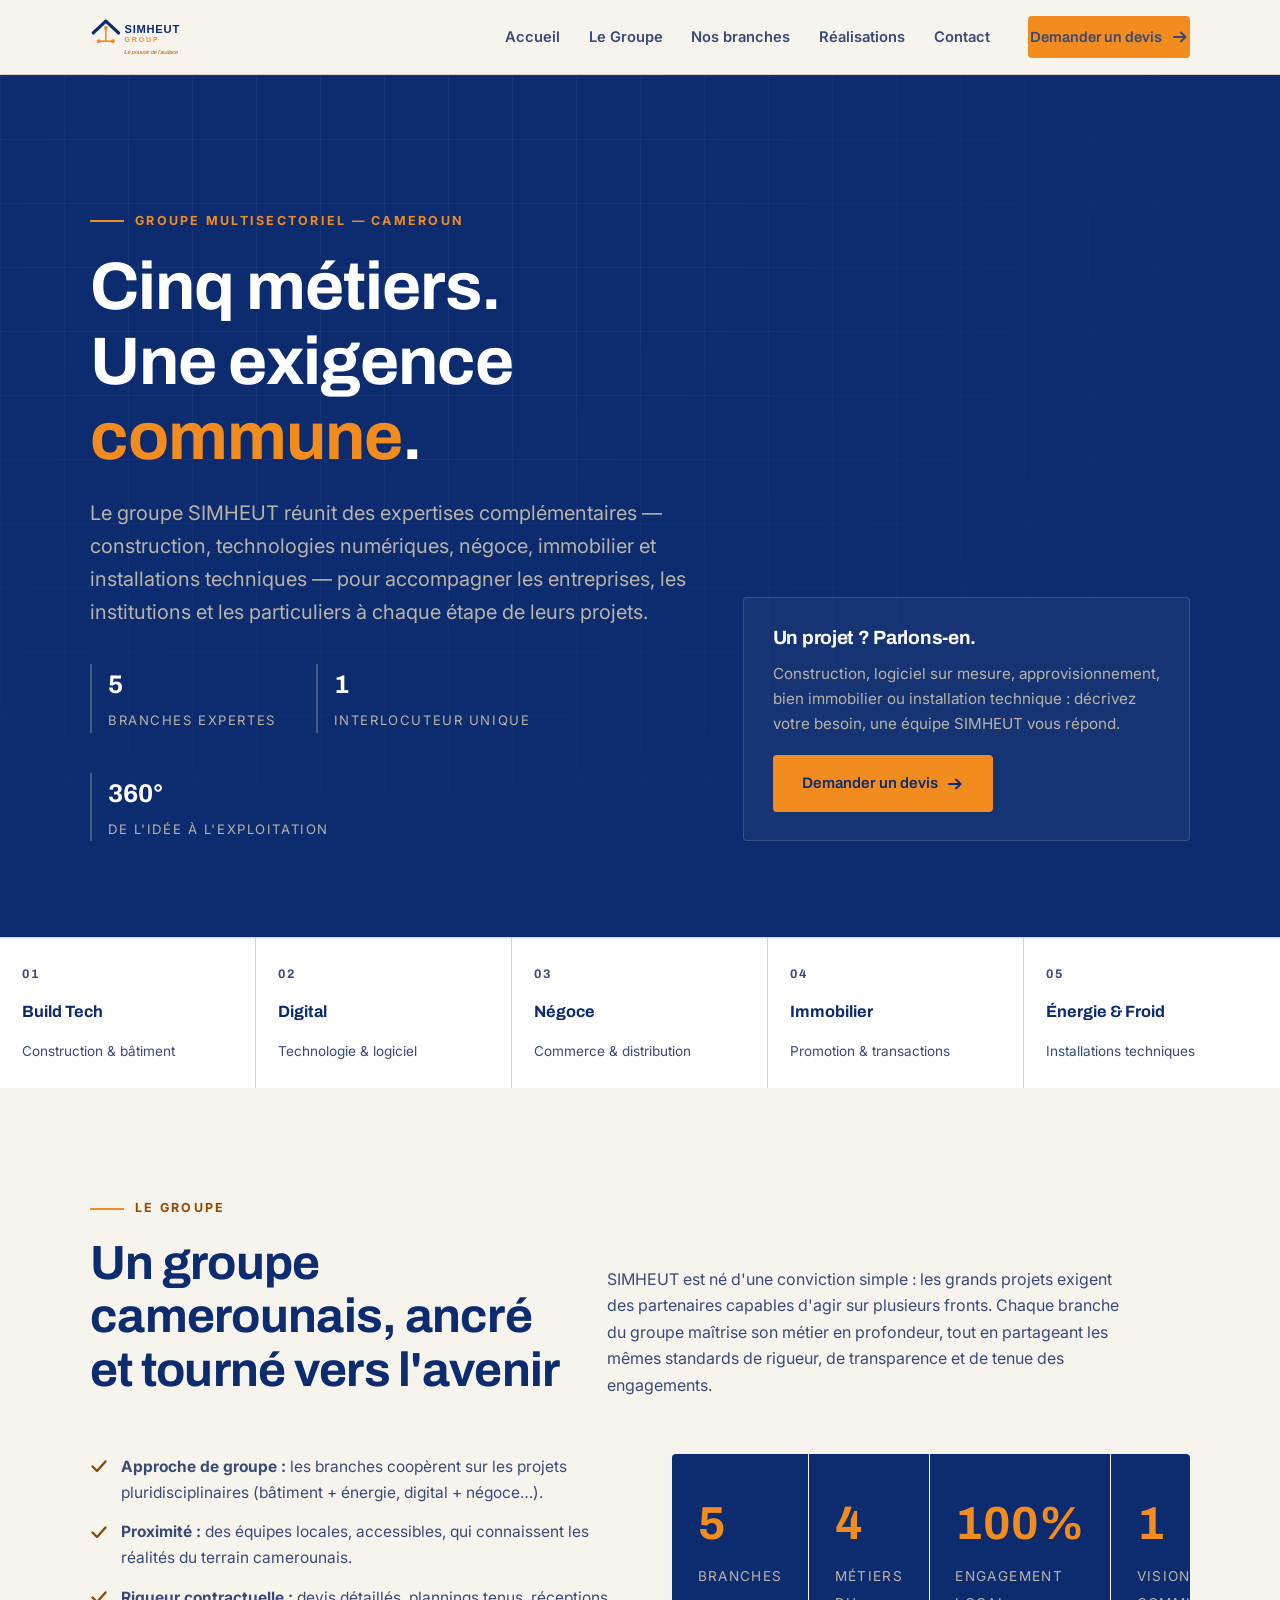
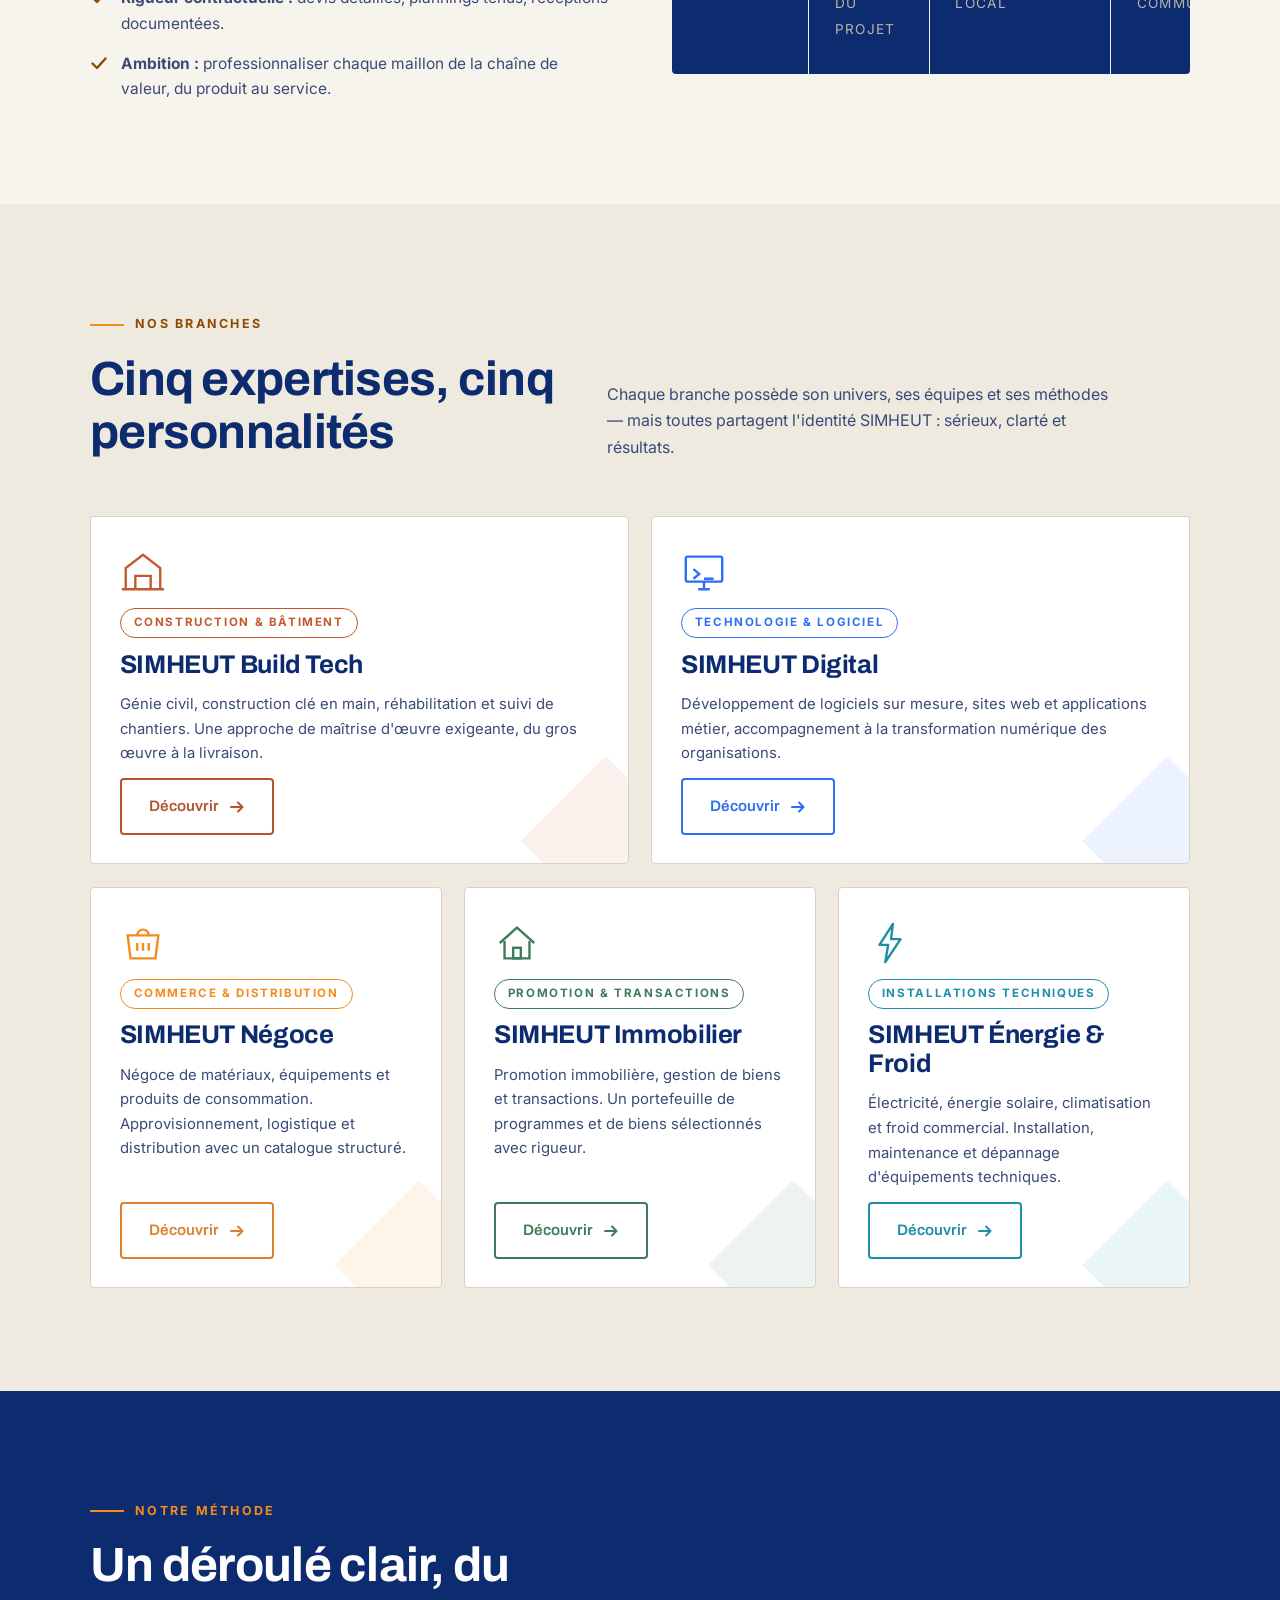
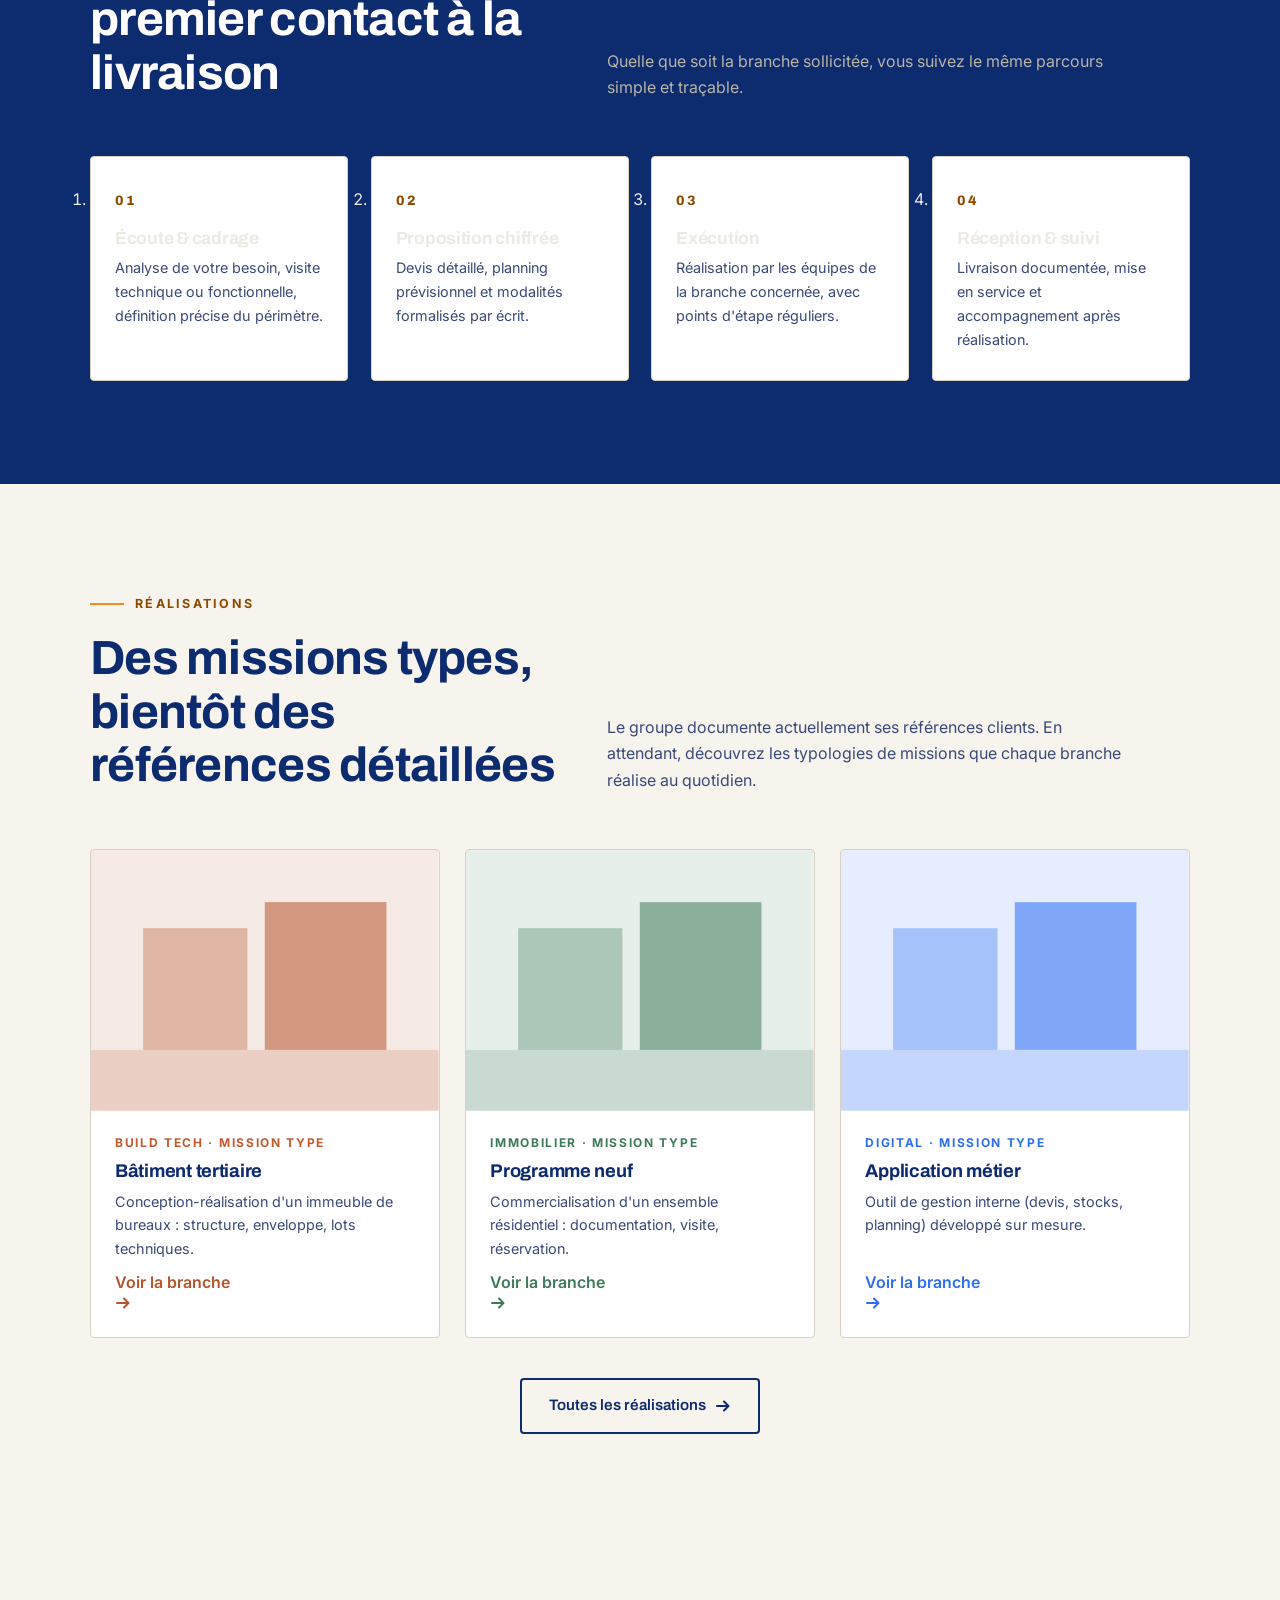
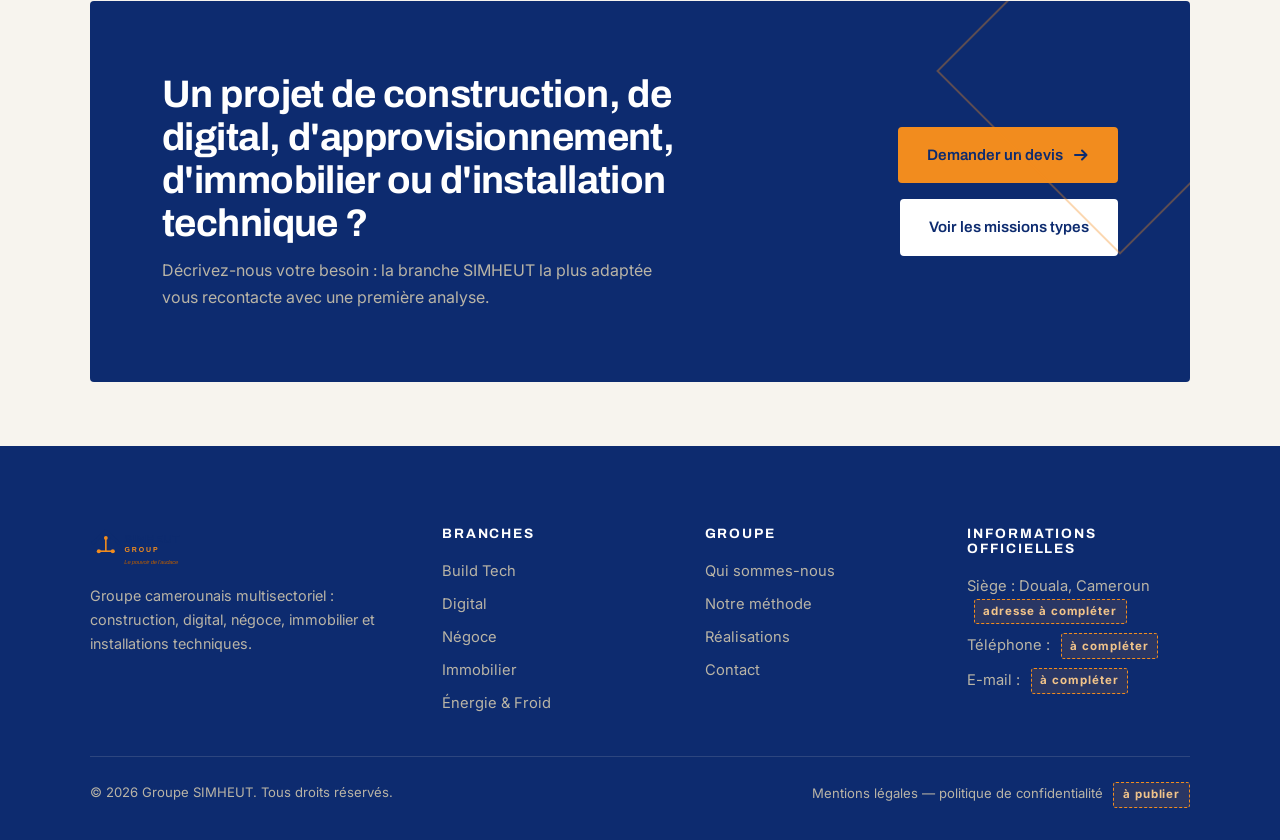
<file: index.html>
<!DOCTYPE html>
<html lang="fr">
<head>
<meta charset="utf-8">
<meta name="viewport" content="width=device-width, initial-scale=1">
<title>Groupe SIMHEUT — Construction, Digital, Négoce, Immobilier & Énergie au Cameroun</title>
<meta name="description" content="Groupe camerounais multisectoriel : construction (Build Tech), développement digital, négoce et distribution, immobilier, énergie et froid. Demandez votre devis.">
<link rel="canonical" href="https://www.groupe-simheut.cm/">
<meta property="og:type" content="website">
<meta property="og:locale" content="fr_CM">
<meta property="og:site_name" content="Groupe SIMHEUT">
<meta property="og:title" content="Groupe SIMHEUT — Construction, Digital, Négoce, Immobilier & Énergie au Cameroun">
<meta property="og:description" content="Groupe camerounais multisectoriel : construction (Build Tech), développement digital, négoce et distribution, immobilier, énergie et froid. Demandez votre devis.">
<meta property="og:url" content="https://www.groupe-simheut.cm/">
<meta name="twitter:card" content="summary_large_image">
<link rel="preconnect" href="https://fonts.googleapis.com">
<link rel="preconnect" href="https://fonts.gstatic.com" crossorigin>
<link href="https://fonts.googleapis.com/css2?family=Archivo:wght@500;700;800&family=Inter:wght@400;600&display=swap" rel="stylesheet">
<link rel="stylesheet" href="css/style.css">
<link rel="icon" href="assets/favicon.svg" type="image/svg+xml">
<script type="application/ld+json">{"@context": "https://schema.org", "@type": "Organization", "name": "Groupe SIMHEUT", "description": "Groupe camerounais multisectoriel : construction (Build Tech), digital, négoce, immobilier, énergie et froid.", "url": "https://www.groupe-simheut.cm/", "areaServed": {"@type": "Country", "name": "Cameroon"}, "brand": [{"@type": "Brand", "name": "SIMHEUT Build Tech"}, {"@type": "Brand", "name": "SIMHEUT Digital"}, {"@type": "Brand", "name": "SIMHEUT Négoce"}, {"@type": "Brand", "name": "SIMHEUT Immobilier"}, {"@type": "Brand", "name": "SIMHEUT Énergie & Froid"}]}</script>
</head>
<body>

<a class="skip-link" href="#main">Aller au contenu principal</a>
<header class="site-header">
  <div class="container header-inner">
    <a class="brand" href="index.html" aria-label="SIMHEUT Group — Accueil"><img src="assets/logo-simheut.svg" alt="SIMHEUT Group — Le pouvoir de l’audace" width="2000" height="740"></a>
    <button class="nav-toggle" aria-label="Ouvrir le menu" aria-expanded="false" aria-controls="navigation"><span></span></button>
    <nav class="main-nav" id="navigation" aria-label="Navigation principale">
      <ul><li><a href="index.html">Accueil</a></li><li><a href="index.html#groupe">Le Groupe</a></li><li class="has-drop"><a href="#" aria-haspopup="true">Nos branches</a><ul class="drop"><li><a href="branche-build.html"><span class="dot" style="background:#B4552D"></span>Build Tech</a></li><li><a href="branche-digital.html"><span class="dot" style="background:#2E6FF2"></span>Digital</a></li><li><a href="branche-negoces.html"><span class="dot" style="background:#D9822B"></span>Négoce</a></li><li><a href="branche-immo.html"><span class="dot" style="background:#3E7C59"></span>Immobilier</a></li><li><a href="branche-energie.html"><span class="dot" style="background:#1E8FA8"></span>Énergie & Froid</a></li></ul></li><li><a href="realisations.html">Réalisations</a></li><li><a href="contact.html">Contact</a></li><li class="nav-cta"><a class="btn btn--accent" href="contact.html">Demander un devis <svg class="arrow" width="16" height="16" viewBox="0 0 16 16" fill="none" aria-hidden="true"><path d="M2 8h11M9 3.5L13.5 8 9 12.5" stroke="currentColor" stroke-width="2" stroke-linecap="round" stroke-linejoin="round"/></svg></a></li></ul>
    </nav>
  </div>
</header>
<main id="main">

<section class="hero">
  <div class="container hero-grid">
    <div>
      <span class="kicker" style="color:var(--accent)">Groupe multisectoriel — Cameroun</span>
      <h1>Cinq métiers.<br>Une exigence <em>commune</em>.</h1>
      <p class="lead" style="color:#B9B4A6;margin-top:1.4rem">Le groupe SIMHEUT réunit des expertises complémentaires — construction, technologies numériques, négoce, immobilier et installations techniques — pour accompagner les entreprises, les institutions et les particuliers à chaque étape de leurs projets.</p>
      <div class="hero-meta">
        <div><strong>5</strong><span>Branches expertes</span></div>
        <div><strong>1</strong><span>Interlocuteur unique</span></div>
        <div><strong>360°</strong><span>De l'idée à l'exploitation</span></div>
      </div>
    </div>
    <div class="hero-card">
      <h2>Un projet ? Parlons-en.</h2>
      <p>Construction, logiciel sur mesure, approvisionnement, bien immobilier ou installation technique : décrivez votre besoin, une équipe SIMHEUT vous répond.</p>
      <a class="btn btn--accent" href="contact.html">Demander un devis <svg class="arrow" width="16" height="16" viewBox="0 0 16 16" fill="none" aria-hidden="true"><path d="M2 8h11M9 3.5L13.5 8 9 12.5" stroke="currentColor" stroke-width="2" stroke-linecap="round" stroke-linejoin="round"/></svg></a>
    </div>
  </div>
</section>

<nav class="branches-strip" aria-label="Accès rapide aux branches"><a href="branche-build.html" style="--bc:#C25A2E">
     <span class="num">01</span><strong>Build Tech</strong><span>Construction & bâtiment</span></a><a href="branche-digital.html" style="--bc:#2E6FF2">
     <span class="num">02</span><strong>Digital</strong><span>Technologie & logiciel</span></a><a href="branche-negoces.html" style="--bc:#F28C1E">
     <span class="num">03</span><strong>Négoce</strong><span>Commerce & distribution</span></a><a href="branche-immo.html" style="--bc:#3E7C59">
     <span class="num">04</span><strong>Immobilier</strong><span>Promotion & transactions</span></a><a href="branche-energie.html" style="--bc:#1E8FA8">
     <span class="num">05</span><strong>Énergie & Froid</strong><span>Installations techniques</span></a></nav>

<section class="section" id="groupe">
  <div class="container">
    <div class="split-title reveal">
      <div>
        <span class="kicker">Le Groupe</span>
        <h2>Un groupe camerounais, ancré et tourné vers l'avenir</h2>
      </div>
      <p>SIMHEUT est né d'une conviction simple : les grands projets exigent des partenaires capables d'agir sur plusieurs fronts. Chaque branche du groupe maîtrise son métier en profondeur, tout en partageant les mêmes standards de rigueur, de transparence et de tenue des engagements.</p>
    </div>
    <div class="grid-2 reveal">
      <ul class="checks">
        <li><svg width="18" height="18" viewBox="0 0 18 18" fill="none" aria-hidden="true"><path d="M2.5 9.5l4.5 4.5 8.5-9.5" stroke="currentColor" stroke-width="2.4" stroke-linecap="round" stroke-linejoin="round"/></svg><span><strong>Approche de groupe :</strong> les branches coopèrent sur les projets pluridisciplinaires (bâtiment + énergie, digital + négoce…).</span></li>
        <li><svg width="18" height="18" viewBox="0 0 18 18" fill="none" aria-hidden="true"><path d="M2.5 9.5l4.5 4.5 8.5-9.5" stroke="currentColor" stroke-width="2.4" stroke-linecap="round" stroke-linejoin="round"/></svg><span><strong>Proximité :</strong> des équipes locales, accessibles, qui connaissent les réalités du terrain camerounais.</span></li>
        <li><svg width="18" height="18" viewBox="0 0 18 18" fill="none" aria-hidden="true"><path d="M2.5 9.5l4.5 4.5 8.5-9.5" stroke="currentColor" stroke-width="2.4" stroke-linecap="round" stroke-linejoin="round"/></svg><span><strong>Rigueur contractuelle :</strong> devis détaillés, plannings tenus, réceptions documentées.</span></li>
        <li><svg width="18" height="18" viewBox="0 0 18 18" fill="none" aria-hidden="true"><path d="M2.5 9.5l4.5 4.5 8.5-9.5" stroke="currentColor" stroke-width="2.4" stroke-linecap="round" stroke-linejoin="round"/></svg><span><strong>Ambition :</strong> professionnaliser chaque maillon de la chaîne de valeur, du produit au service.</span></li>
      </ul>
      <div class="stats" style="border-radius:var(--radius);overflow:hidden">
        <div class="stat"><strong>5</strong><span>Branches</span></div>
        <div class="stat"><strong>4</strong><span>Métiers du projet</span></div>
        <div class="stat"><strong>100%</strong><span>Engagement local</span></div>
        <div class="stat"><strong>1</strong><span>Vision commune</span></div>
      </div>
    </div>
  </div>
</section>

<section class="section section--paper2">
  <div class="container">
    <div class="split-title reveal">
      <div>
        <span class="kicker">Nos branches</span>
        <h2>Cinq expertises, cinq personnalités</h2>
      </div>
      <p>Chaque branche possède son univers, ses équipes et ses méthodes — mais toutes partagent l'identité SIMHEUT : sérieux, clarté et résultats.</p>
    </div>
    <div class="branches-grid">
  <article class="branch-card reveal" style="--bc:#C25A2E">
    <svg class="glyph" viewBox="0 0 48 48" fill="none" aria-hidden="true"><path d="M6 42V20L24 6l18 14v22" stroke="currentColor" stroke-width="2.5"/><path d="M16 42V28h16v14" stroke="currentColor" stroke-width="2.5"/><path d="M2 42h44" stroke="currentColor" stroke-width="2.5"/></svg>
    <span class="tag">Construction & bâtiment</span>
    <h3><a href="branche-build.html">SIMHEUT Build Tech</a></h3>
    <p>Génie civil, construction clé en main, réhabilitation et suivi de chantiers. Une approche de maîtrise d'œuvre exigeante, du gros œuvre à la livraison.</p>
    <a class="btn btn--ghost" href="branche-build.html" style="align-self:flex-start;border-color:#B4552D;color:#B4552D;position:relative;z-index:1">Découvrir <svg class="arrow" width="16" height="16" viewBox="0 0 16 16" fill="none" aria-hidden="true"><path d="M2 8h11M9 3.5L13.5 8 9 12.5" stroke="currentColor" stroke-width="2" stroke-linecap="round" stroke-linejoin="round"/></svg></a>
  </article>
  <article class="branch-card reveal" style="--bc:#2E6FF2">
    <svg class="glyph" viewBox="0 0 48 48" fill="none" aria-hidden="true"><rect x="5" y="8" width="38" height="26" rx="2" stroke="currentColor" stroke-width="2.5"/><path d="M18 42h12M24 34v8" stroke="currentColor" stroke-width="2.5"/><path d="M13 21l6 5-6 5M24 31h10" stroke="currentColor" stroke-width="2.5"/></svg>
    <span class="tag">Technologie & logiciel</span>
    <h3><a href="branche-digital.html">SIMHEUT Digital</a></h3>
    <p>Développement de logiciels sur mesure, sites web et applications métier, accompagnement à la transformation numérique des organisations.</p>
    <a class="btn btn--ghost" href="branche-digital.html" style="align-self:flex-start;border-color:#2E6FF2;color:#2E6FF2;position:relative;z-index:1">Découvrir <svg class="arrow" width="16" height="16" viewBox="0 0 16 16" fill="none" aria-hidden="true"><path d="M2 8h11M9 3.5L13.5 8 9 12.5" stroke="currentColor" stroke-width="2" stroke-linecap="round" stroke-linejoin="round"/></svg></a>
  </article>
  <article class="branch-card reveal" style="--bc:#F28C1E">
    <svg class="glyph" viewBox="0 0 48 48" fill="none" aria-hidden="true"><path d="M8 16h32l-3 24H11L8 16z" stroke="currentColor" stroke-width="2.5"/><path d="M18 16a6 6 0 0112 0" stroke="currentColor" stroke-width="2.5"/><path d="M18 24v8M24 24v8M30 24v8" stroke="currentColor" stroke-width="2.5"/></svg>
    <span class="tag">Commerce & distribution</span>
    <h3><a href="branche-negoces.html">SIMHEUT Négoce</a></h3>
    <p>Négoce de matériaux, équipements et produits de consommation. Approvisionnement, logistique et distribution avec un catalogue structuré.</p>
    <a class="btn btn--ghost" href="branche-negoces.html" style="align-self:flex-start;border-color:#D9822B;color:#D9822B;position:relative;z-index:1">Découvrir <svg class="arrow" width="16" height="16" viewBox="0 0 16 16" fill="none" aria-hidden="true"><path d="M2 8h11M9 3.5L13.5 8 9 12.5" stroke="currentColor" stroke-width="2" stroke-linecap="round" stroke-linejoin="round"/></svg></a>
  </article>
  <article class="branch-card reveal" style="--bc:#3E7C59">
    <svg class="glyph" viewBox="0 0 48 48" fill="none" aria-hidden="true"><path d="M6 24L24 8l18 16" stroke="currentColor" stroke-width="2.5"/><path d="M11 22v18h26V22" stroke="currentColor" stroke-width="2.5"/><rect x="20" y="29" width="8" height="11" stroke="currentColor" stroke-width="2.5"/></svg>
    <span class="tag">Promotion & transactions</span>
    <h3><a href="branche-immo.html">SIMHEUT Immobilier</a></h3>
    <p>Promotion immobilière, gestion de biens et transactions. Un portefeuille de programmes et de biens sélectionnés avec rigueur.</p>
    <a class="btn btn--ghost" href="branche-immo.html" style="align-self:flex-start;border-color:#3E7C59;color:#3E7C59;position:relative;z-index:1">Découvrir <svg class="arrow" width="16" height="16" viewBox="0 0 16 16" fill="none" aria-hidden="true"><path d="M2 8h11M9 3.5L13.5 8 9 12.5" stroke="currentColor" stroke-width="2" stroke-linecap="round" stroke-linejoin="round"/></svg></a>
  </article>
  <article class="branch-card reveal" style="--bc:#1E8FA8">
    <svg class="glyph" viewBox="0 0 48 48" fill="none" aria-hidden="true"><path d="M26 4L12 26h9l-3 18 16-24h-10l2-16z" stroke="currentColor" stroke-width="2.5" stroke-linejoin="round"/></svg>
    <span class="tag">Installations techniques</span>
    <h3><a href="branche-energie.html">SIMHEUT Énergie & Froid</a></h3>
    <p>Électricité, énergie solaire, climatisation et froid commercial. Installation, maintenance et dépannage d'équipements techniques.</p>
    <a class="btn btn--ghost" href="branche-energie.html" style="align-self:flex-start;border-color:#1E8FA8;color:#1E8FA8;position:relative;z-index:1">Découvrir <svg class="arrow" width="16" height="16" viewBox="0 0 16 16" fill="none" aria-hidden="true"><path d="M2 8h11M9 3.5L13.5 8 9 12.5" stroke="currentColor" stroke-width="2" stroke-linecap="round" stroke-linejoin="round"/></svg></a>
  </article></div>
  </div>
</section>

<section class="section section--ink" id="approche">
  <div class="container">
    <div class="split-title reveal">
      <div>
        <span class="kicker">Notre méthode</span>
        <h2 style="color:#fff">Un déroulé clair, du premier contact à la livraison</h2>
      </div>
      <p style="color:#B9B4A6">Quelle que soit la branche sollicitée, vous suivez le même parcours simple et traçable.</p>
    </div>
    <ol class="process reveal">
      <li><h3>Écoute &amp; cadrage</h3><p>Analyse de votre besoin, visite technique ou fonctionnelle, définition précise du périmètre.</p></li>
      <li><h3>Proposition chiffrée</h3><p>Devis détaillé, planning prévisionnel et modalités formalisés par écrit.</p></li>
      <li><h3>Exécution</h3><p>Réalisation par les équipes de la branche concernée, avec points d'étape réguliers.</p></li>
      <li><h3>Réception &amp; suivi</h3><p>Livraison documentée, mise en service et accompagnement après réalisation.</p></li>
    </ol>
  </div>
</section>

<section class="section">
  <div class="container">
    <div class="split-title reveal">
      <div>
        <span class="kicker">Réalisations</span>
        <h2>Des missions types, bientôt des références détaillées</h2>
      </div>
      <p>Le groupe documente actuellement ses références clients. En attendant, découvrez les typologies de missions que chaque branche réalise au quotidien.</p>
    </div>
    <div class="work-grid">
  <article class="work-card reveal" data-branch="build" style="--bc:#C25A2E">
    <div class="work-visual" role="img" aria-label="Illustration abstraite — Mission type — Bâtiment tertiaire">
      <svg viewBox="0 0 400 300" preserveAspectRatio="xMidYMid slice" aria-hidden="true">
        <rect width="400" height="300" fill="#B4552D" opacity="0.12"/>
        <rect x="60" y="90" width="120" height="140" fill="#B4552D" opacity="0.35"/>
        <rect x="200" y="60" width="140" height="170" fill="#B4552D" opacity="0.55"/>
        <rect x="0" y="230" width="400" height="70" fill="#B4552D" opacity="0.18"/>
      </svg>
    </div>
    <div class="work-body">
      <span class="place" style="--bc:#C25A2E">Build Tech · Mission type</span>
      <h3>Bâtiment tertiaire</h3>
      <p>Conception-réalisation d'un immeuble de bureaux : structure, enveloppe, lots techniques.</p>
      <a href="branche-build.html" style="font-weight:600;color:#B4552D">Voir la branche <svg class="arrow" width="16" height="16" viewBox="0 0 16 16" fill="none" aria-hidden="true"><path d="M2 8h11M9 3.5L13.5 8 9 12.5" stroke="currentColor" stroke-width="2" stroke-linecap="round" stroke-linejoin="round"/></svg></a>
    </div>
  </article>
  <article class="work-card reveal" data-branch="immo" style="--bc:#3E7C59">
    <div class="work-visual" role="img" aria-label="Illustration abstraite — Mission type — Programme neuf">
      <svg viewBox="0 0 400 300" preserveAspectRatio="xMidYMid slice" aria-hidden="true">
        <rect width="400" height="300" fill="#3E7C59" opacity="0.12"/>
        <rect x="60" y="90" width="120" height="140" fill="#3E7C59" opacity="0.35"/>
        <rect x="200" y="60" width="140" height="170" fill="#3E7C59" opacity="0.55"/>
        <rect x="0" y="230" width="400" height="70" fill="#3E7C59" opacity="0.18"/>
      </svg>
    </div>
    <div class="work-body">
      <span class="place" style="--bc:#3E7C59">Immobilier · Mission type</span>
      <h3>Programme neuf</h3>
      <p>Commercialisation d'un ensemble résidentiel : documentation, visite, réservation.</p>
      <a href="branche-immo.html" style="font-weight:600;color:#3E7C59">Voir la branche <svg class="arrow" width="16" height="16" viewBox="0 0 16 16" fill="none" aria-hidden="true"><path d="M2 8h11M9 3.5L13.5 8 9 12.5" stroke="currentColor" stroke-width="2" stroke-linecap="round" stroke-linejoin="round"/></svg></a>
    </div>
  </article>
  <article class="work-card reveal" data-branch="digital" style="--bc:#2E6FF2">
    <div class="work-visual" role="img" aria-label="Illustration abstraite — Mission type — Application métier">
      <svg viewBox="0 0 400 300" preserveAspectRatio="xMidYMid slice" aria-hidden="true">
        <rect width="400" height="300" fill="#2E6FF2" opacity="0.12"/>
        <rect x="60" y="90" width="120" height="140" fill="#2E6FF2" opacity="0.35"/>
        <rect x="200" y="60" width="140" height="170" fill="#2E6FF2" opacity="0.55"/>
        <rect x="0" y="230" width="400" height="70" fill="#2E6FF2" opacity="0.18"/>
      </svg>
    </div>
    <div class="work-body">
      <span class="place" style="--bc:#2E6FF2">Digital · Mission type</span>
      <h3>Application métier</h3>
      <p>Outil de gestion interne (devis, stocks, planning) développé sur mesure.</p>
      <a href="branche-digital.html" style="font-weight:600;color:#2E6FF2">Voir la branche <svg class="arrow" width="16" height="16" viewBox="0 0 16 16" fill="none" aria-hidden="true"><path d="M2 8h11M9 3.5L13.5 8 9 12.5" stroke="currentColor" stroke-width="2" stroke-linecap="round" stroke-linejoin="round"/></svg></a>
    </div>
  </article></div>
    <div style="margin-top:2.5rem;text-align:center"><a class="btn btn--ghost" href="realisations.html">Toutes les réalisations <svg class="arrow" width="16" height="16" viewBox="0 0 16 16" fill="none" aria-hidden="true"><path d="M2 8h11M9 3.5L13.5 8 9 12.5" stroke="currentColor" stroke-width="2" stroke-linecap="round" stroke-linejoin="round"/></svg></a></div>
  </div>
</section>

<section class="section--tight">
  <div class="container">
    <div class="cta-band reveal">
      <div>
        <h2>Un projet de construction, de digital, d'approvisionnement, d'immobilier ou d'installation technique ?</h2>
        <p>Décrivez-nous votre besoin : la branche SIMHEUT la plus adaptée vous recontacte avec une première analyse.</p>
      </div>
      <div class="actions">
        <a class="btn btn--accent" href="contact.html">Demander un devis <svg class="arrow" width="16" height="16" viewBox="0 0 16 16" fill="none" aria-hidden="true"><path d="M2 8h11M9 3.5L13.5 8 9 12.5" stroke="currentColor" stroke-width="2" stroke-linecap="round" stroke-linejoin="round"/></svg></a>
        <a class="btn btn--light" href="realisations.html">Voir les missions types</a>
      </div>
    </div>
  </div>
</section>

</main>

<footer class="site-footer">
  <div class="container">
    <div class="footer-grid">
      <div class="footer-brand">
        <a class="brand" href="index.html" aria-label="SIMHEUT Group — Accueil"><img src="assets/logo-simheut.svg" alt="SIMHEUT Group — Le pouvoir de l’audace" width="2000" height="740"></a>
        <p>Groupe camerounais multisectoriel : construction, digital, négoce, immobilier et installations techniques.</p>
      </div>
      <div><h4>Branches</h4><ul><li><a href="branche-build.html">Build Tech</a></li><li><a href="branche-digital.html">Digital</a></li><li><a href="branche-negoces.html">Négoce</a></li><li><a href="branche-immo.html">Immobilier</a></li><li><a href="branche-energie.html">Énergie & Froid</a></li></ul></div>
      <div><h4>Groupe</h4><ul>
        <li><a href="index.html#groupe">Qui sommes-nous</a></li>
        <li><a href="index.html#approche">Notre méthode</a></li>
        <li><a href="realisations.html">Réalisations</a></li>
        <li><a href="contact.html">Contact</a></li>
      </ul></div>
      <div><h4>Informations officielles</h4><ul>
        <li>Siège : Douala, Cameroun <span class="missing">adresse à compléter</span></li>
        <li>Téléphone : <span class="missing">à compléter</span></li>
        <li>E-mail : <span class="missing">à compléter</span></li>
      </ul></div>
    </div>
    <div class="footer-bottom">
      <span>© <span id="year"></span> Groupe SIMHEUT. Tous droits réservés.</span>
      <span>Mentions légales — politique de confidentialité <span class="missing">à publier</span></span>
    </div>
  </div>
</footer>
<script src="js/main.js" defer></script>
</body>
</html>
</file>
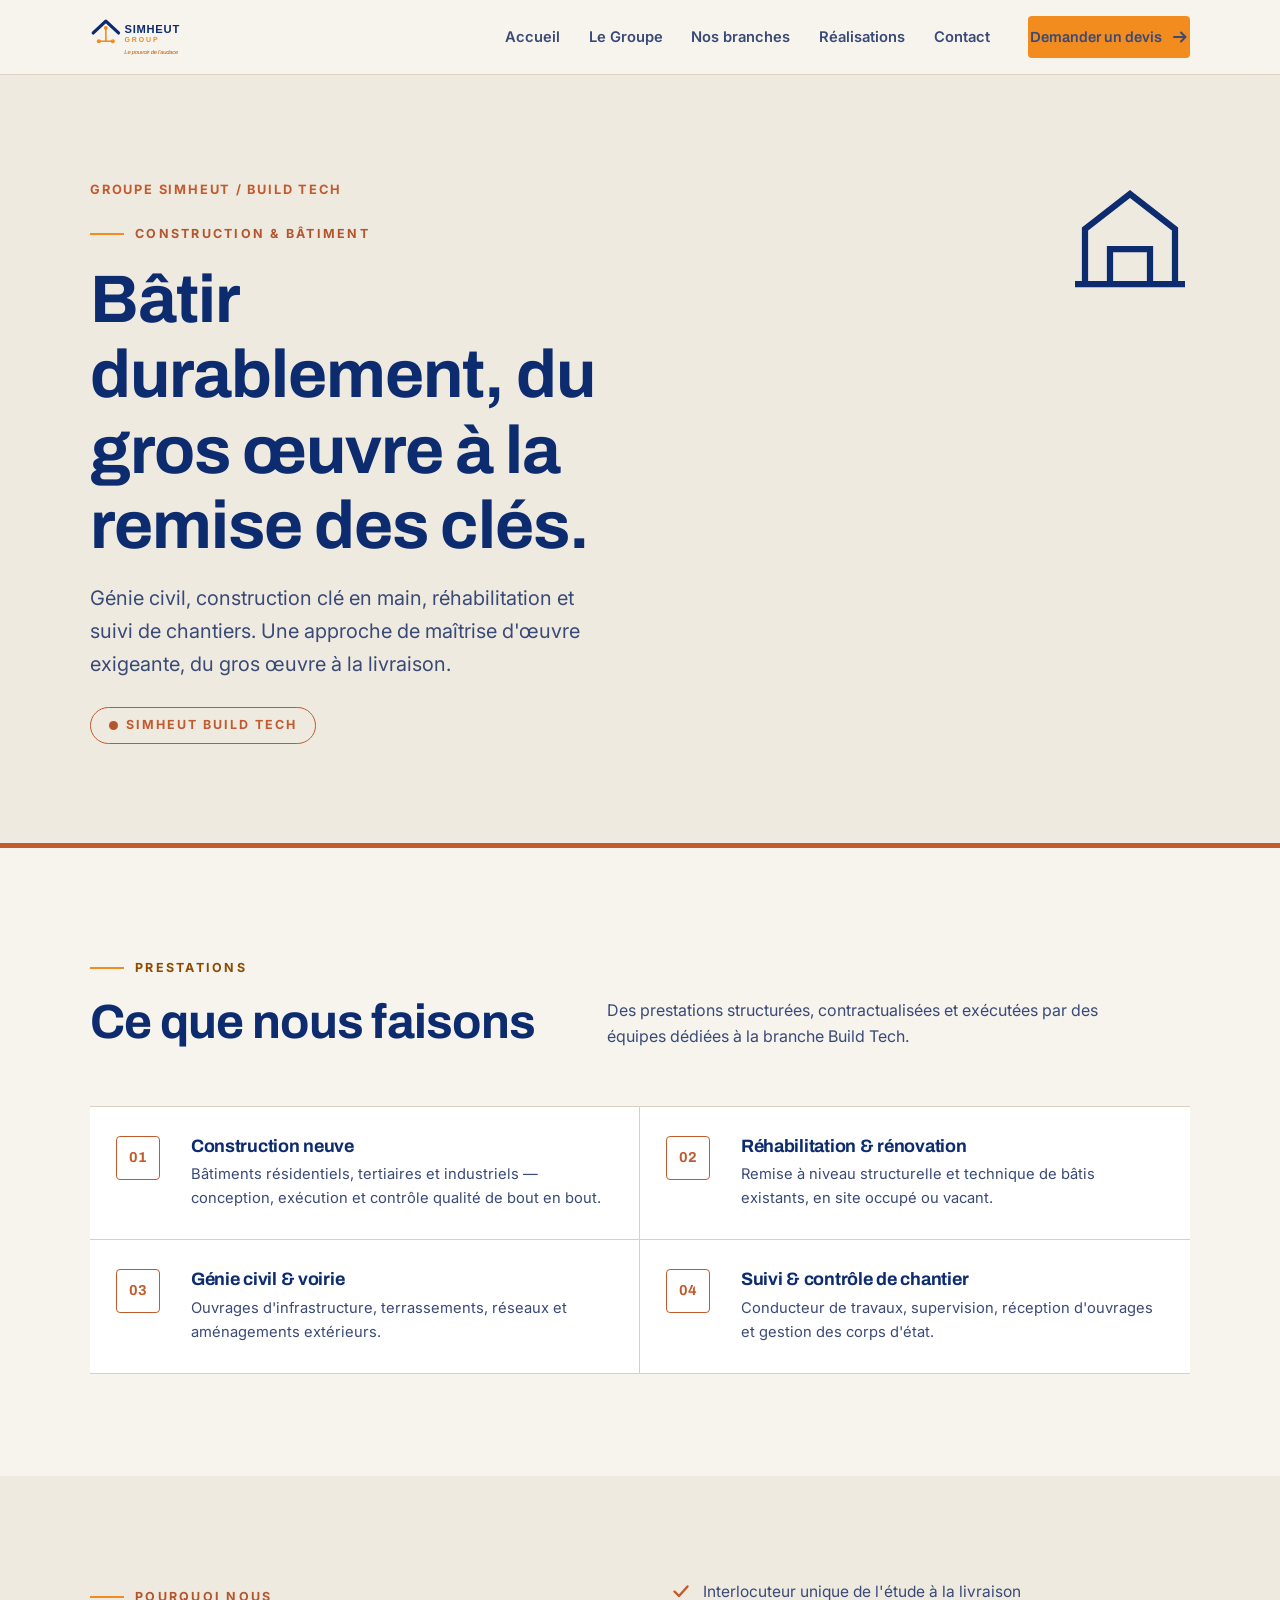
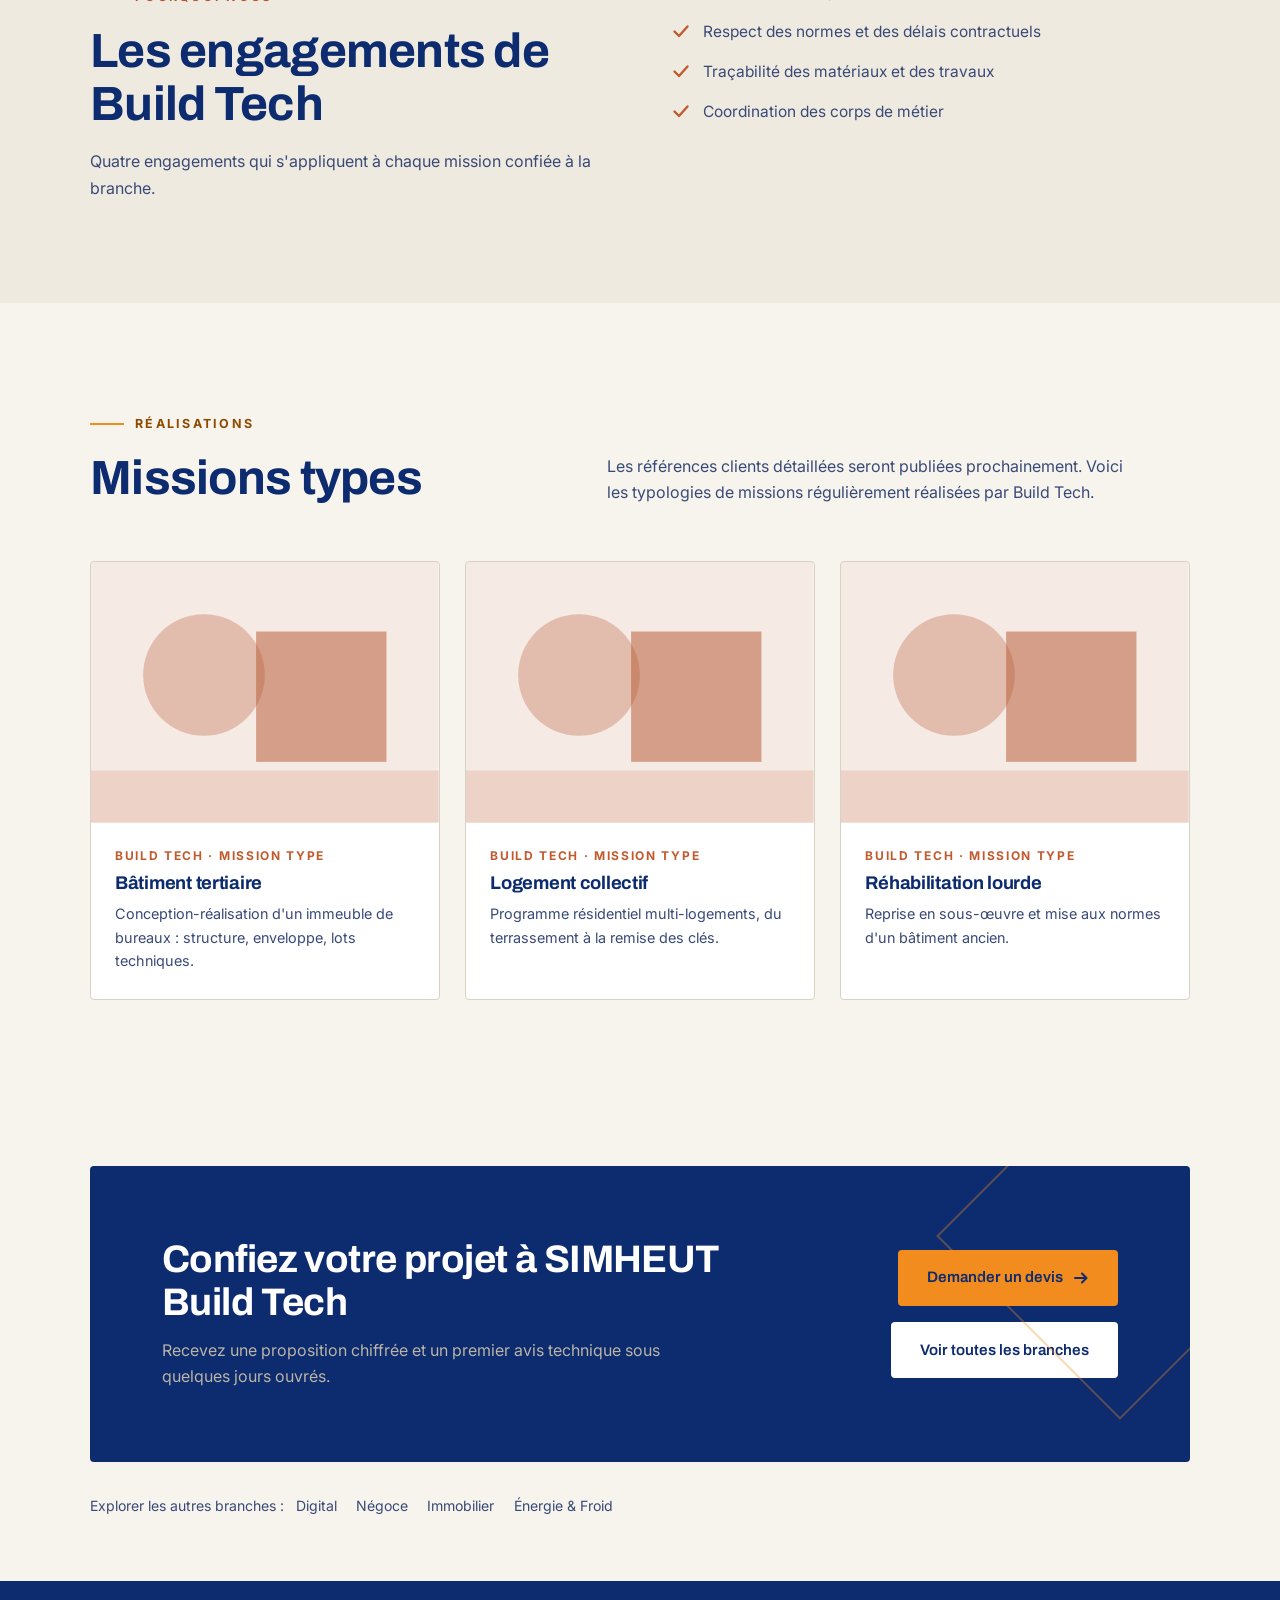
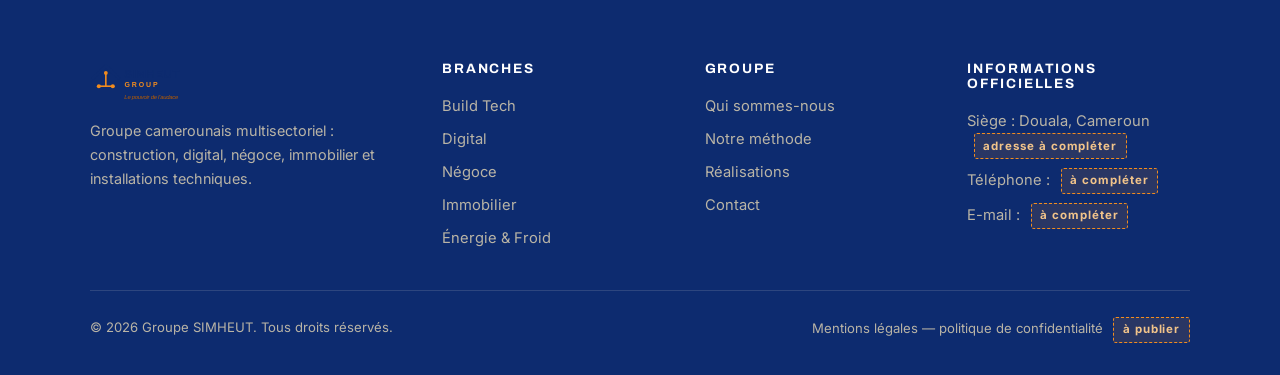
<file: branche-build.html>
<!DOCTYPE html>
<html lang="fr">
<head>
<meta charset="utf-8">
<meta name="viewport" content="width=device-width, initial-scale=1">
<title>SIMHEUT Build Tech — Construction & bâtiment | Groupe SIMHEUT</title>
<meta name="description" content="Génie civil, construction clé en main, réhabilitation et suivi de chantiers. Une approche de maîtrise d'œuvre exigeante, du gros œuvre à la livraison. Découvrez les prestations, engagements et missions types de SIMHEUT Build Tech, branche du groupe SIMHEUT au Cameroun.">
<link rel="canonical" href="https://www.groupe-simheut.cm/branche-build.html">
<meta property="og:type" content="article">
<meta property="og:locale" content="fr_CM">
<meta property="og:site_name" content="Groupe SIMHEUT">
<meta property="og:title" content="SIMHEUT Build Tech — Construction & bâtiment | Groupe SIMHEUT">
<meta property="og:description" content="Génie civil, construction clé en main, réhabilitation et suivi de chantiers. Une approche de maîtrise d'œuvre exigeante, du gros œuvre à la livraison. Découvrez les prestations, engagements et missions types de SIMHEUT Build Tech, branche du groupe SIMHEUT au Cameroun.">
<meta property="og:url" content="https://www.groupe-simheut.cm/branche-build.html">
<meta name="twitter:card" content="summary_large_image">
<link rel="preconnect" href="https://fonts.googleapis.com">
<link rel="preconnect" href="https://fonts.gstatic.com" crossorigin>
<link href="https://fonts.googleapis.com/css2?family=Archivo:wght@500;700;800&family=Inter:wght@400;600&display=swap" rel="stylesheet">
<link rel="stylesheet" href="css/style.css">
<link rel="icon" href="assets/favicon.svg" type="image/svg+xml">
<script type="application/ld+json">{"@context": "https://schema.org", "@type": "WebPage", "name": "SIMHEUT Build Tech", "description": "Génie civil, construction clé en main, réhabilitation et suivi de chantiers. Une approche de maîtrise d'œuvre exigeante, du gros œuvre à la livraison.", "isPartOf": {"@type": "WebSite", "name": "Groupe SIMHEUT", "url": "https://www.groupe-simheut.cm/"}}</script>
</head>
<body>

<a class="skip-link" href="#main">Aller au contenu principal</a>
<header class="site-header">
  <div class="container header-inner">
    <a class="brand" href="index.html" aria-label="SIMHEUT Group — Accueil"><img src="assets/logo-simheut.svg" alt="SIMHEUT Group — Le pouvoir de l’audace" width="2000" height="740"></a>
    <button class="nav-toggle" aria-label="Ouvrir le menu" aria-expanded="false" aria-controls="navigation"><span></span></button>
    <nav class="main-nav" id="navigation" aria-label="Navigation principale">
      <ul><li><a href="index.html">Accueil</a></li><li><a href="index.html#groupe">Le Groupe</a></li><li class="has-drop"><a href="#" aria-haspopup="true">Nos branches</a><ul class="drop"><li><a href="branche-build.html"><span class="dot" style="background:#B4552D"></span>Build Tech</a></li><li><a href="branche-digital.html"><span class="dot" style="background:#2E6FF2"></span>Digital</a></li><li><a href="branche-negoces.html"><span class="dot" style="background:#D9822B"></span>Négoce</a></li><li><a href="branche-immo.html"><span class="dot" style="background:#3E7C59"></span>Immobilier</a></li><li><a href="branche-energie.html"><span class="dot" style="background:#1E8FA8"></span>Énergie & Froid</a></li></ul></li><li><a href="realisations.html">Réalisations</a></li><li><a href="contact.html">Contact</a></li><li class="nav-cta"><a class="btn btn--accent" href="contact.html">Demander un devis <svg class="arrow" width="16" height="16" viewBox="0 0 16 16" fill="none" aria-hidden="true"><path d="M2 8h11M9 3.5L13.5 8 9 12.5" stroke="currentColor" stroke-width="2" stroke-linecap="round" stroke-linejoin="round"/></svg></a></li></ul>
    </nav>
  </div>
</header>
<main id="main">

<section class="branch-hero" style="--bc:#C25A2E">
  <div class="container grid-2">
    <div class="reveal">
      <a class="crumb" href="index.html">Groupe SIMHEUT / Build Tech</a>
      <span class="kicker" style="color:#B4552D">Construction & bâtiment</span>
      <h1>Bâtir durablement, du gros œuvre à la remise des clés.</h1>
      <p class="lead">Génie civil, construction clé en main, réhabilitation et suivi de chantiers. Une approche de maîtrise d'œuvre exigeante, du gros œuvre à la livraison.</p>
      <span class="badge-branch"><span class="dot" style="background:#B4552D;border-radius:99px"></span>SIMHEUT Build Tech</span>
    </div>
    <div class="reveal">
      <svg class="glyph" style="width:120px;height:120px;margin-left:auto" viewBox="0 0 48 48" fill="none" aria-hidden="true"><path d="M6 42V20L24 6l18 14v22" stroke="currentColor" stroke-width="2.5"/><path d="M16 42V28h16v14" stroke="currentColor" stroke-width="2.5"/><path d="M2 42h44" stroke="currentColor" stroke-width="2.5"/></svg>
    </div>
  </div>
  <div class="bh-accent"></div>
</section>

<section class="section">
  <div class="container">
    <div class="split-title reveal">
      <div><span class="kicker">Prestations</span><h2>Ce que nous faisons</h2></div>
      <p>Des prestations structurées, contractualisées et exécutées par des équipes dédiées à la branche Build Tech.</p>
    </div>
    <ul class="services"><li class="service reveal" style="--bc:#C25A2E"><span class="s-num">01</span><div><h3>Construction neuve</h3><p>Bâtiments résidentiels, tertiaires et industriels — conception, exécution et contrôle qualité de bout en bout.</p></div></li><li class="service reveal" style="--bc:#C25A2E"><span class="s-num">02</span><div><h3>Réhabilitation & rénovation</h3><p>Remise à niveau structurelle et technique de bâtis existants, en site occupé ou vacant.</p></div></li><li class="service reveal" style="--bc:#C25A2E"><span class="s-num">03</span><div><h3>Génie civil & voirie</h3><p>Ouvrages d'infrastructure, terrassements, réseaux et aménagements extérieurs.</p></div></li><li class="service reveal" style="--bc:#C25A2E"><span class="s-num">04</span><div><h3>Suivi & contrôle de chantier</h3><p>Conducteur de travaux, supervision, réception d'ouvrages et gestion des corps d'état.</p></div></li></ul>
  </div>
</section>

<section class="section section--paper2">
  <div class="container grid-2">
    <div class="reveal">
      <span class="kicker" style="color:#B4552D">Pourquoi nous</span>
      <h2>Les engagements de Build Tech</h2>
      <p style="color:var(--ink-soft);margin-top:1rem">Quatre engagements qui s'appliquent à chaque mission confiée à la branche.</p>
    </div>
    <ul class="checks reveal" style="--bc:#C25A2E"><li><svg width="18" height="18" viewBox="0 0 18 18" fill="none" aria-hidden="true"><path d="M2.5 9.5l4.5 4.5 8.5-9.5" stroke="currentColor" stroke-width="2.4" stroke-linecap="round" stroke-linejoin="round"/></svg><span>Interlocuteur unique de l'étude à la livraison</span></li><li><svg width="18" height="18" viewBox="0 0 18 18" fill="none" aria-hidden="true"><path d="M2.5 9.5l4.5 4.5 8.5-9.5" stroke="currentColor" stroke-width="2.4" stroke-linecap="round" stroke-linejoin="round"/></svg><span>Respect des normes et des délais contractuels</span></li><li><svg width="18" height="18" viewBox="0 0 18 18" fill="none" aria-hidden="true"><path d="M2.5 9.5l4.5 4.5 8.5-9.5" stroke="currentColor" stroke-width="2.4" stroke-linecap="round" stroke-linejoin="round"/></svg><span>Traçabilité des matériaux et des travaux</span></li><li><svg width="18" height="18" viewBox="0 0 18 18" fill="none" aria-hidden="true"><path d="M2.5 9.5l4.5 4.5 8.5-9.5" stroke="currentColor" stroke-width="2.4" stroke-linecap="round" stroke-linejoin="round"/></svg><span>Coordination des corps de métier</span></li></ul>
  </div>
</section>

<section class="section">
  <div class="container">
    <div class="split-title reveal">
      <div><span class="kicker">Réalisations</span><h2>Missions types</h2></div>
      <p>Les références clients détaillées seront publiées prochainement. Voici les typologies de missions régulièrement réalisées par Build Tech.</p>
    </div>
    <div class="work-grid">
    <article class="work-card reveal" data-branch="build" style="--bc:#C25A2E">
      <div class="work-visual" role="img" aria-label="Illustration abstraite — Mission type — Bâtiment tertiaire">
        <svg viewBox="0 0 400 300" preserveAspectRatio="xMidYMid slice" aria-hidden="true">
          <rect width="400" height="300" fill="#B4552D" opacity="0.12"/>
          <circle cx="130" cy="130" r="70" fill="#B4552D" opacity="0.30"/>
          <rect x="190" y="80" width="150" height="150" fill="#B4552D" opacity="0.50"/>
          <rect x="0" y="240" width="400" height="60" fill="#B4552D" opacity="0.16"/>
        </svg>
      </div>
      <div class="work-body">
        <span class="place" style="--bc:#C25A2E">Build Tech · Mission type</span>
        <h3>Bâtiment tertiaire</h3>
        <p>Conception-réalisation d'un immeuble de bureaux : structure, enveloppe, lots techniques.</p>
      </div>
    </article>
    <article class="work-card reveal" data-branch="build" style="--bc:#C25A2E">
      <div class="work-visual" role="img" aria-label="Illustration abstraite — Mission type — Logement collectif">
        <svg viewBox="0 0 400 300" preserveAspectRatio="xMidYMid slice" aria-hidden="true">
          <rect width="400" height="300" fill="#B4552D" opacity="0.12"/>
          <circle cx="130" cy="130" r="70" fill="#B4552D" opacity="0.30"/>
          <rect x="190" y="80" width="150" height="150" fill="#B4552D" opacity="0.50"/>
          <rect x="0" y="240" width="400" height="60" fill="#B4552D" opacity="0.16"/>
        </svg>
      </div>
      <div class="work-body">
        <span class="place" style="--bc:#C25A2E">Build Tech · Mission type</span>
        <h3>Logement collectif</h3>
        <p>Programme résidentiel multi-logements, du terrassement à la remise des clés.</p>
      </div>
    </article>
    <article class="work-card reveal" data-branch="build" style="--bc:#C25A2E">
      <div class="work-visual" role="img" aria-label="Illustration abstraite — Mission type — Réhabilitation lourde">
        <svg viewBox="0 0 400 300" preserveAspectRatio="xMidYMid slice" aria-hidden="true">
          <rect width="400" height="300" fill="#B4552D" opacity="0.12"/>
          <circle cx="130" cy="130" r="70" fill="#B4552D" opacity="0.30"/>
          <rect x="190" y="80" width="150" height="150" fill="#B4552D" opacity="0.50"/>
          <rect x="0" y="240" width="400" height="60" fill="#B4552D" opacity="0.16"/>
        </svg>
      </div>
      <div class="work-body">
        <span class="place" style="--bc:#C25A2E">Build Tech · Mission type</span>
        <h3>Réhabilitation lourde</h3>
        <p>Reprise en sous-œuvre et mise aux normes d'un bâtiment ancien.</p>
      </div>
    </article></div>
  </div>
</section>

<section class="section--tight">
  <div class="container">
    <div class="cta-band reveal">
      <div>
        <h2>Confiez votre projet à SIMHEUT Build Tech</h2>
        <p>Recevez une proposition chiffrée et un premier avis technique sous quelques jours ouvrés.</p>
      </div>
      <div class="actions">
        <a class="btn btn--accent" href="contact.html">Demander un devis <svg class="arrow" width="16" height="16" viewBox="0 0 16 16" fill="none" aria-hidden="true"><path d="M2 8h11M9 3.5L13.5 8 9 12.5" stroke="currentColor" stroke-width="2" stroke-linecap="round" stroke-linejoin="round"/></svg></a>
        <a class="btn btn--light" href="realisations.html">Voir toutes les branches</a>
      </div>
    </div>
    <p style="margin-top:2rem;font-size:.88rem;color:var(--ink-soft)">Explorer les autres branches :
      <span style="display:inline-flex;gap:1.2rem;flex-wrap:wrap;margin-left:.5rem"><a href="branche-digital.html" style="--bc:#2E6FF2"><span class="dot" style="background:#2E6FF2"></span>Digital</a><a href="branche-negoces.html" style="--bc:#F28C1E"><span class="dot" style="background:#D9822B"></span>Négoce</a><a href="branche-immo.html" style="--bc:#3E7C59"><span class="dot" style="background:#3E7C59"></span>Immobilier</a><a href="branche-energie.html" style="--bc:#1E8FA8"><span class="dot" style="background:#1E8FA8"></span>Énergie & Froid</a></span></p>
  </div>
</section>

</main>

<footer class="site-footer">
  <div class="container">
    <div class="footer-grid">
      <div class="footer-brand">
        <a class="brand" href="index.html" aria-label="SIMHEUT Group — Accueil"><img src="assets/logo-simheut.svg" alt="SIMHEUT Group — Le pouvoir de l’audace" width="2000" height="740"></a>
        <p>Groupe camerounais multisectoriel : construction, digital, négoce, immobilier et installations techniques.</p>
      </div>
      <div><h4>Branches</h4><ul><li><a href="branche-build.html">Build Tech</a></li><li><a href="branche-digital.html">Digital</a></li><li><a href="branche-negoces.html">Négoce</a></li><li><a href="branche-immo.html">Immobilier</a></li><li><a href="branche-energie.html">Énergie & Froid</a></li></ul></div>
      <div><h4>Groupe</h4><ul>
        <li><a href="index.html#groupe">Qui sommes-nous</a></li>
        <li><a href="index.html#approche">Notre méthode</a></li>
        <li><a href="realisations.html">Réalisations</a></li>
        <li><a href="contact.html">Contact</a></li>
      </ul></div>
      <div><h4>Informations officielles</h4><ul>
        <li>Siège : Douala, Cameroun <span class="missing">adresse à compléter</span></li>
        <li>Téléphone : <span class="missing">à compléter</span></li>
        <li>E-mail : <span class="missing">à compléter</span></li>
      </ul></div>
    </div>
    <div class="footer-bottom">
      <span>© <span id="year"></span> Groupe SIMHEUT. Tous droits réservés.</span>
      <span>Mentions légales — politique de confidentialité <span class="missing">à publier</span></span>
    </div>
  </div>
</footer>
<script src="js/main.js" defer></script>
</body>
</html>
</file>
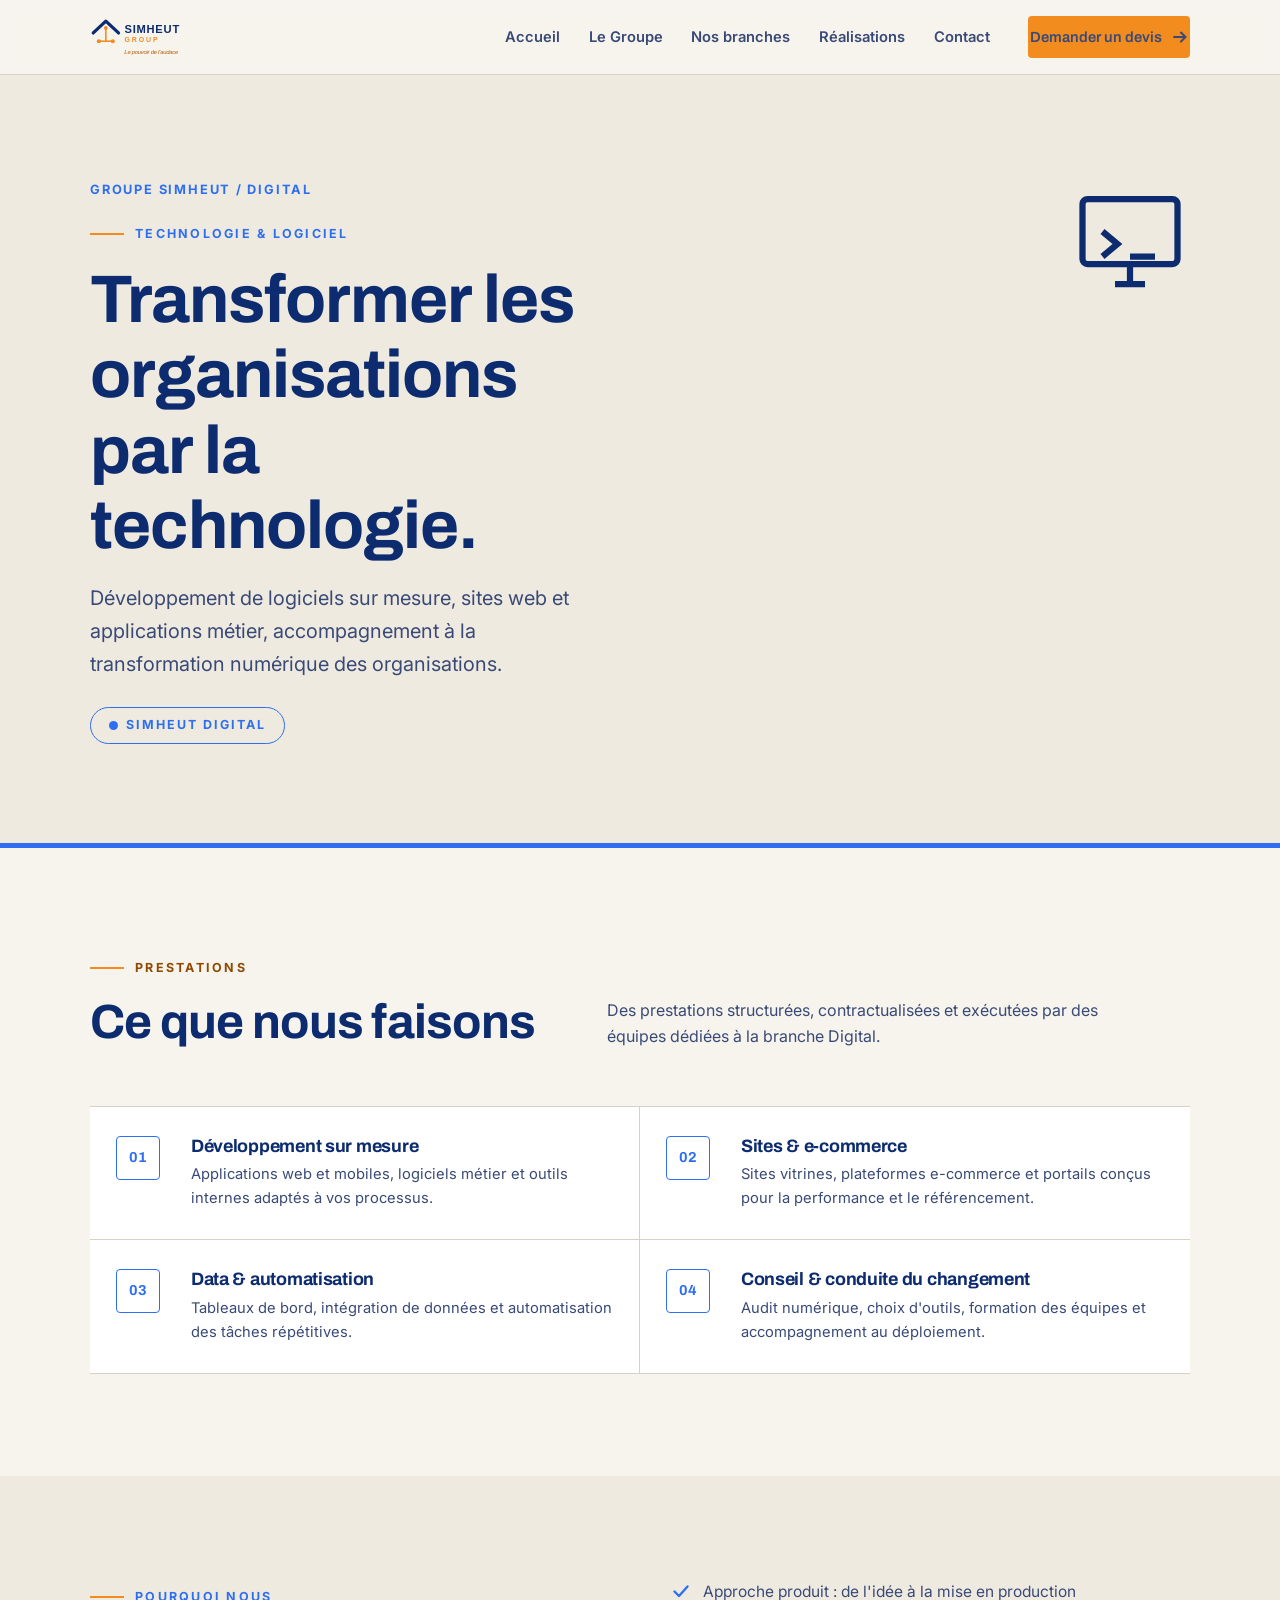
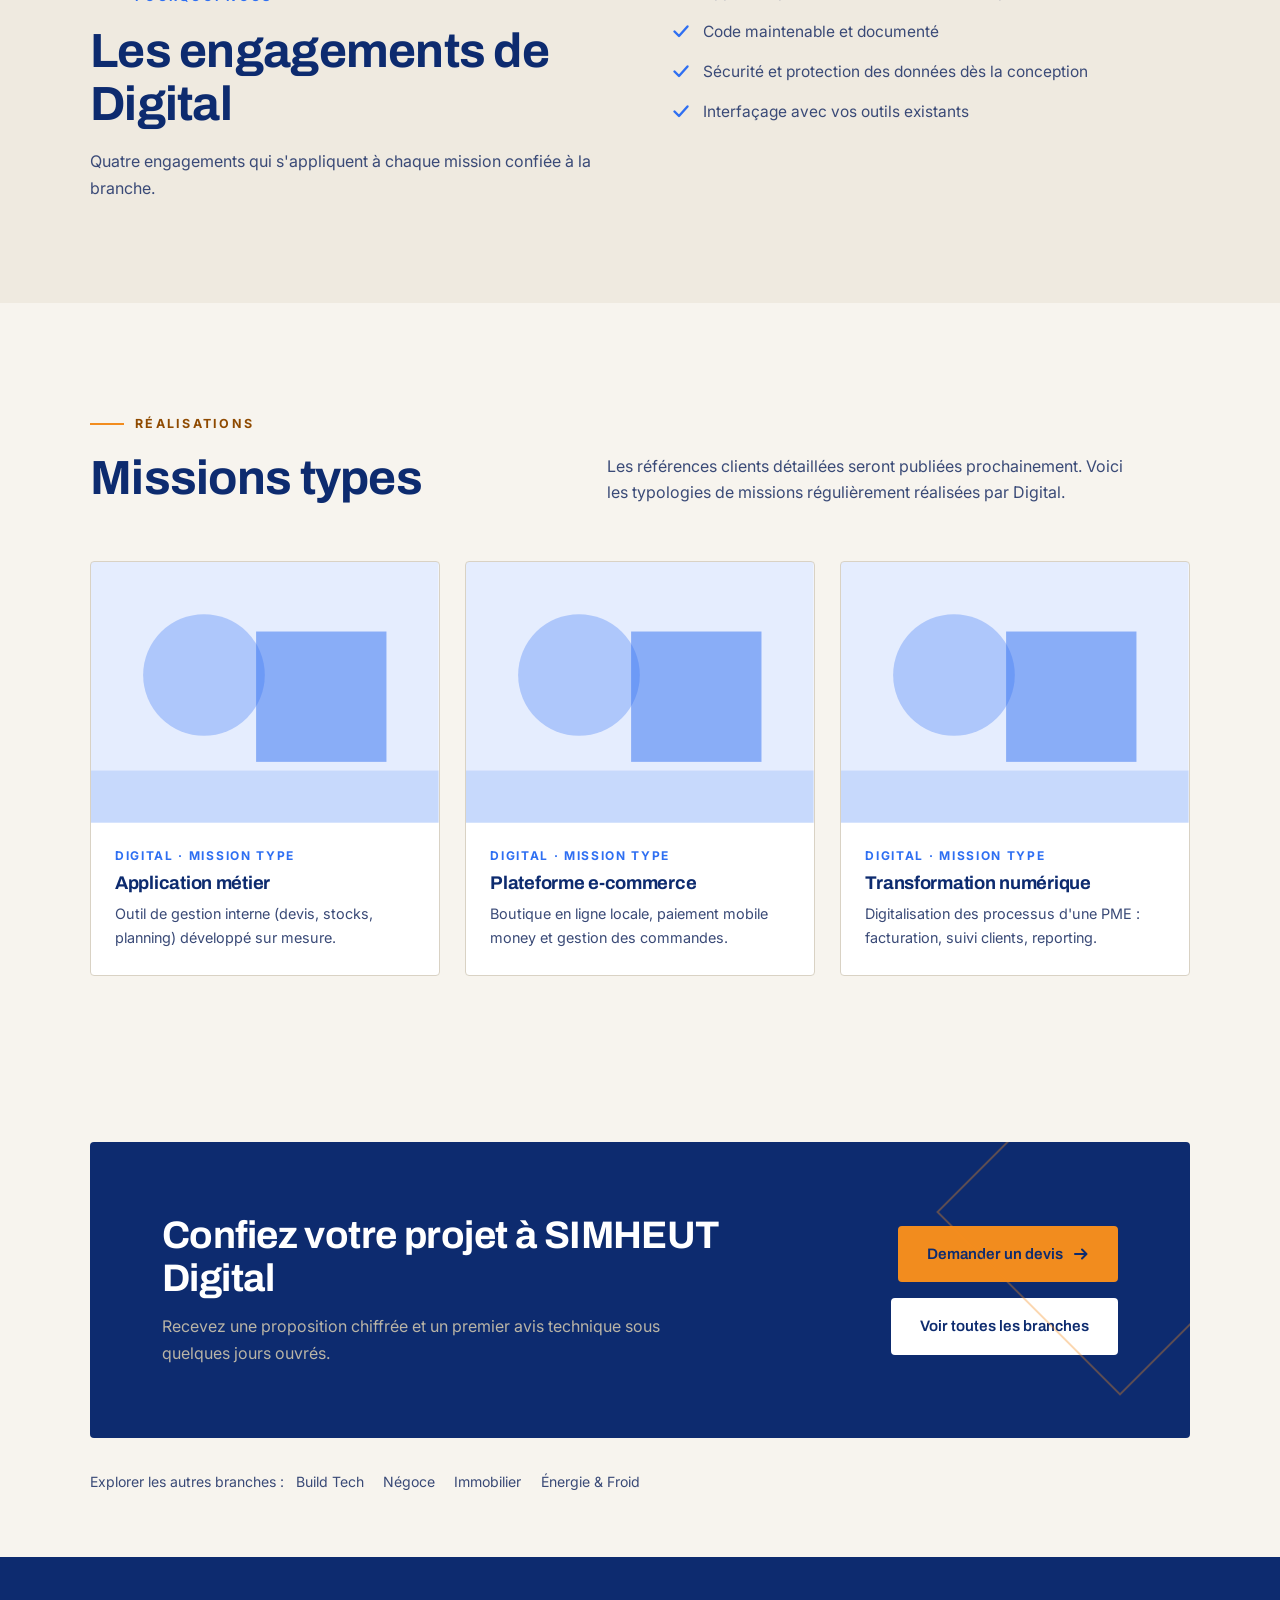
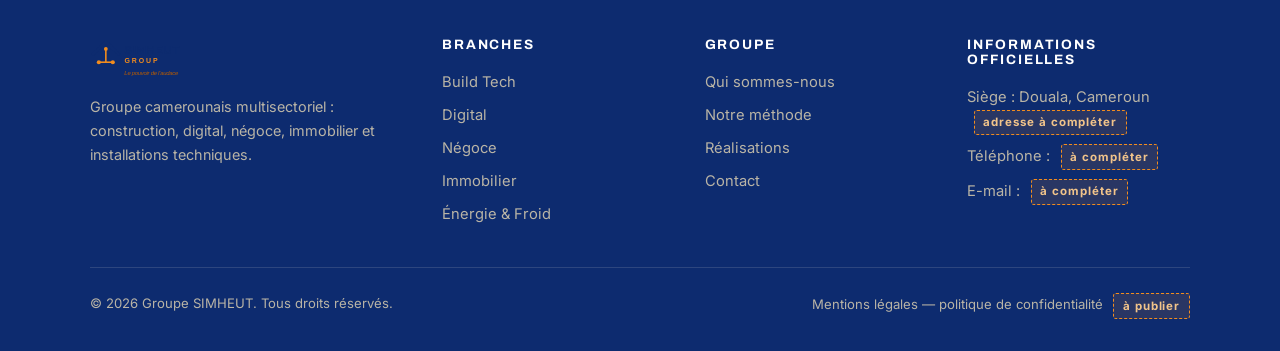
<file: branche-digital.html>
<!DOCTYPE html>
<html lang="fr">
<head>
<meta charset="utf-8">
<meta name="viewport" content="width=device-width, initial-scale=1">
<title>SIMHEUT Digital — Technologie & logiciel | Groupe SIMHEUT</title>
<meta name="description" content="Développement de logiciels sur mesure, sites web et applications métier, accompagnement à la transformation numérique des organisations. Découvrez les prestations, engagements et missions types de SIMHEUT Digital, branche du groupe SIMHEUT au Cameroun.">
<link rel="canonical" href="https://www.groupe-simheut.cm/branche-digital.html">
<meta property="og:type" content="article">
<meta property="og:locale" content="fr_CM">
<meta property="og:site_name" content="Groupe SIMHEUT">
<meta property="og:title" content="SIMHEUT Digital — Technologie & logiciel | Groupe SIMHEUT">
<meta property="og:description" content="Développement de logiciels sur mesure, sites web et applications métier, accompagnement à la transformation numérique des organisations. Découvrez les prestations, engagements et missions types de SIMHEUT Digital, branche du groupe SIMHEUT au Cameroun.">
<meta property="og:url" content="https://www.groupe-simheut.cm/branche-digital.html">
<meta name="twitter:card" content="summary_large_image">
<link rel="preconnect" href="https://fonts.googleapis.com">
<link rel="preconnect" href="https://fonts.gstatic.com" crossorigin>
<link href="https://fonts.googleapis.com/css2?family=Archivo:wght@500;700;800&family=Inter:wght@400;600&display=swap" rel="stylesheet">
<link rel="stylesheet" href="css/style.css">
<link rel="icon" href="assets/favicon.svg" type="image/svg+xml">
<script type="application/ld+json">{"@context": "https://schema.org", "@type": "WebPage", "name": "SIMHEUT Digital", "description": "Développement de logiciels sur mesure, sites web et applications métier, accompagnement à la transformation numérique des organisations.", "isPartOf": {"@type": "WebSite", "name": "Groupe SIMHEUT", "url": "https://www.groupe-simheut.cm/"}}</script>
</head>
<body>

<a class="skip-link" href="#main">Aller au contenu principal</a>
<header class="site-header">
  <div class="container header-inner">
    <a class="brand" href="index.html" aria-label="SIMHEUT Group — Accueil"><img src="assets/logo-simheut.svg" alt="SIMHEUT Group — Le pouvoir de l’audace" width="2000" height="740"></a>
    <button class="nav-toggle" aria-label="Ouvrir le menu" aria-expanded="false" aria-controls="navigation"><span></span></button>
    <nav class="main-nav" id="navigation" aria-label="Navigation principale">
      <ul><li><a href="index.html">Accueil</a></li><li><a href="index.html#groupe">Le Groupe</a></li><li class="has-drop"><a href="#" aria-haspopup="true">Nos branches</a><ul class="drop"><li><a href="branche-build.html"><span class="dot" style="background:#B4552D"></span>Build Tech</a></li><li><a href="branche-digital.html"><span class="dot" style="background:#2E6FF2"></span>Digital</a></li><li><a href="branche-negoces.html"><span class="dot" style="background:#D9822B"></span>Négoce</a></li><li><a href="branche-immo.html"><span class="dot" style="background:#3E7C59"></span>Immobilier</a></li><li><a href="branche-energie.html"><span class="dot" style="background:#1E8FA8"></span>Énergie & Froid</a></li></ul></li><li><a href="realisations.html">Réalisations</a></li><li><a href="contact.html">Contact</a></li><li class="nav-cta"><a class="btn btn--accent" href="contact.html">Demander un devis <svg class="arrow" width="16" height="16" viewBox="0 0 16 16" fill="none" aria-hidden="true"><path d="M2 8h11M9 3.5L13.5 8 9 12.5" stroke="currentColor" stroke-width="2" stroke-linecap="round" stroke-linejoin="round"/></svg></a></li></ul>
    </nav>
  </div>
</header>
<main id="main">

<section class="branch-hero" style="--bc:#2E6FF2">
  <div class="container grid-2">
    <div class="reveal">
      <a class="crumb" href="index.html">Groupe SIMHEUT / Digital</a>
      <span class="kicker" style="color:#2E6FF2">Technologie & logiciel</span>
      <h1>Transformer les organisations par la technologie.</h1>
      <p class="lead">Développement de logiciels sur mesure, sites web et applications métier, accompagnement à la transformation numérique des organisations.</p>
      <span class="badge-branch"><span class="dot" style="background:#2E6FF2;border-radius:99px"></span>SIMHEUT Digital</span>
    </div>
    <div class="reveal">
      <svg class="glyph" style="width:120px;height:120px;margin-left:auto" viewBox="0 0 48 48" fill="none" aria-hidden="true"><rect x="5" y="8" width="38" height="26" rx="2" stroke="currentColor" stroke-width="2.5"/><path d="M18 42h12M24 34v8" stroke="currentColor" stroke-width="2.5"/><path d="M13 21l6 5-6 5M24 31h10" stroke="currentColor" stroke-width="2.5"/></svg>
    </div>
  </div>
  <div class="bh-accent"></div>
</section>

<section class="section">
  <div class="container">
    <div class="split-title reveal">
      <div><span class="kicker">Prestations</span><h2>Ce que nous faisons</h2></div>
      <p>Des prestations structurées, contractualisées et exécutées par des équipes dédiées à la branche Digital.</p>
    </div>
    <ul class="services"><li class="service reveal" style="--bc:#2E6FF2"><span class="s-num">01</span><div><h3>Développement sur mesure</h3><p>Applications web et mobiles, logiciels métier et outils internes adaptés à vos processus.</p></div></li><li class="service reveal" style="--bc:#2E6FF2"><span class="s-num">02</span><div><h3>Sites & e-commerce</h3><p>Sites vitrines, plateformes e-commerce et portails conçus pour la performance et le référencement.</p></div></li><li class="service reveal" style="--bc:#2E6FF2"><span class="s-num">03</span><div><h3>Data & automatisation</h3><p>Tableaux de bord, intégration de données et automatisation des tâches répétitives.</p></div></li><li class="service reveal" style="--bc:#2E6FF2"><span class="s-num">04</span><div><h3>Conseil & conduite du changement</h3><p>Audit numérique, choix d'outils, formation des équipes et accompagnement au déploiement.</p></div></li></ul>
  </div>
</section>

<section class="section section--paper2">
  <div class="container grid-2">
    <div class="reveal">
      <span class="kicker" style="color:#2E6FF2">Pourquoi nous</span>
      <h2>Les engagements de Digital</h2>
      <p style="color:var(--ink-soft);margin-top:1rem">Quatre engagements qui s'appliquent à chaque mission confiée à la branche.</p>
    </div>
    <ul class="checks reveal" style="--bc:#2E6FF2"><li><svg width="18" height="18" viewBox="0 0 18 18" fill="none" aria-hidden="true"><path d="M2.5 9.5l4.5 4.5 8.5-9.5" stroke="currentColor" stroke-width="2.4" stroke-linecap="round" stroke-linejoin="round"/></svg><span>Approche produit : de l'idée à la mise en production</span></li><li><svg width="18" height="18" viewBox="0 0 18 18" fill="none" aria-hidden="true"><path d="M2.5 9.5l4.5 4.5 8.5-9.5" stroke="currentColor" stroke-width="2.4" stroke-linecap="round" stroke-linejoin="round"/></svg><span>Code maintenable et documenté</span></li><li><svg width="18" height="18" viewBox="0 0 18 18" fill="none" aria-hidden="true"><path d="M2.5 9.5l4.5 4.5 8.5-9.5" stroke="currentColor" stroke-width="2.4" stroke-linecap="round" stroke-linejoin="round"/></svg><span>Sécurité et protection des données dès la conception</span></li><li><svg width="18" height="18" viewBox="0 0 18 18" fill="none" aria-hidden="true"><path d="M2.5 9.5l4.5 4.5 8.5-9.5" stroke="currentColor" stroke-width="2.4" stroke-linecap="round" stroke-linejoin="round"/></svg><span>Interfaçage avec vos outils existants</span></li></ul>
  </div>
</section>

<section class="section">
  <div class="container">
    <div class="split-title reveal">
      <div><span class="kicker">Réalisations</span><h2>Missions types</h2></div>
      <p>Les références clients détaillées seront publiées prochainement. Voici les typologies de missions régulièrement réalisées par Digital.</p>
    </div>
    <div class="work-grid">
    <article class="work-card reveal" data-branch="digital" style="--bc:#2E6FF2">
      <div class="work-visual" role="img" aria-label="Illustration abstraite — Mission type — Application métier">
        <svg viewBox="0 0 400 300" preserveAspectRatio="xMidYMid slice" aria-hidden="true">
          <rect width="400" height="300" fill="#2E6FF2" opacity="0.12"/>
          <circle cx="130" cy="130" r="70" fill="#2E6FF2" opacity="0.30"/>
          <rect x="190" y="80" width="150" height="150" fill="#2E6FF2" opacity="0.50"/>
          <rect x="0" y="240" width="400" height="60" fill="#2E6FF2" opacity="0.16"/>
        </svg>
      </div>
      <div class="work-body">
        <span class="place" style="--bc:#2E6FF2">Digital · Mission type</span>
        <h3>Application métier</h3>
        <p>Outil de gestion interne (devis, stocks, planning) développé sur mesure.</p>
      </div>
    </article>
    <article class="work-card reveal" data-branch="digital" style="--bc:#2E6FF2">
      <div class="work-visual" role="img" aria-label="Illustration abstraite — Mission type — Plateforme e-commerce">
        <svg viewBox="0 0 400 300" preserveAspectRatio="xMidYMid slice" aria-hidden="true">
          <rect width="400" height="300" fill="#2E6FF2" opacity="0.12"/>
          <circle cx="130" cy="130" r="70" fill="#2E6FF2" opacity="0.30"/>
          <rect x="190" y="80" width="150" height="150" fill="#2E6FF2" opacity="0.50"/>
          <rect x="0" y="240" width="400" height="60" fill="#2E6FF2" opacity="0.16"/>
        </svg>
      </div>
      <div class="work-body">
        <span class="place" style="--bc:#2E6FF2">Digital · Mission type</span>
        <h3>Plateforme e-commerce</h3>
        <p>Boutique en ligne locale, paiement mobile money et gestion des commandes.</p>
      </div>
    </article>
    <article class="work-card reveal" data-branch="digital" style="--bc:#2E6FF2">
      <div class="work-visual" role="img" aria-label="Illustration abstraite — Mission type — Transformation numérique">
        <svg viewBox="0 0 400 300" preserveAspectRatio="xMidYMid slice" aria-hidden="true">
          <rect width="400" height="300" fill="#2E6FF2" opacity="0.12"/>
          <circle cx="130" cy="130" r="70" fill="#2E6FF2" opacity="0.30"/>
          <rect x="190" y="80" width="150" height="150" fill="#2E6FF2" opacity="0.50"/>
          <rect x="0" y="240" width="400" height="60" fill="#2E6FF2" opacity="0.16"/>
        </svg>
      </div>
      <div class="work-body">
        <span class="place" style="--bc:#2E6FF2">Digital · Mission type</span>
        <h3>Transformation numérique</h3>
        <p>Digitalisation des processus d'une PME : facturation, suivi clients, reporting.</p>
      </div>
    </article></div>
  </div>
</section>

<section class="section--tight">
  <div class="container">
    <div class="cta-band reveal">
      <div>
        <h2>Confiez votre projet à SIMHEUT Digital</h2>
        <p>Recevez une proposition chiffrée et un premier avis technique sous quelques jours ouvrés.</p>
      </div>
      <div class="actions">
        <a class="btn btn--accent" href="contact.html">Demander un devis <svg class="arrow" width="16" height="16" viewBox="0 0 16 16" fill="none" aria-hidden="true"><path d="M2 8h11M9 3.5L13.5 8 9 12.5" stroke="currentColor" stroke-width="2" stroke-linecap="round" stroke-linejoin="round"/></svg></a>
        <a class="btn btn--light" href="realisations.html">Voir toutes les branches</a>
      </div>
    </div>
    <p style="margin-top:2rem;font-size:.88rem;color:var(--ink-soft)">Explorer les autres branches :
      <span style="display:inline-flex;gap:1.2rem;flex-wrap:wrap;margin-left:.5rem"><a href="branche-build.html" style="--bc:#C25A2E"><span class="dot" style="background:#B4552D"></span>Build Tech</a><a href="branche-negoces.html" style="--bc:#F28C1E"><span class="dot" style="background:#D9822B"></span>Négoce</a><a href="branche-immo.html" style="--bc:#3E7C59"><span class="dot" style="background:#3E7C59"></span>Immobilier</a><a href="branche-energie.html" style="--bc:#1E8FA8"><span class="dot" style="background:#1E8FA8"></span>Énergie & Froid</a></span></p>
  </div>
</section>

</main>

<footer class="site-footer">
  <div class="container">
    <div class="footer-grid">
      <div class="footer-brand">
        <a class="brand" href="index.html" aria-label="SIMHEUT Group — Accueil"><img src="assets/logo-simheut.svg" alt="SIMHEUT Group — Le pouvoir de l’audace" width="2000" height="740"></a>
        <p>Groupe camerounais multisectoriel : construction, digital, négoce, immobilier et installations techniques.</p>
      </div>
      <div><h4>Branches</h4><ul><li><a href="branche-build.html">Build Tech</a></li><li><a href="branche-digital.html">Digital</a></li><li><a href="branche-negoces.html">Négoce</a></li><li><a href="branche-immo.html">Immobilier</a></li><li><a href="branche-energie.html">Énergie & Froid</a></li></ul></div>
      <div><h4>Groupe</h4><ul>
        <li><a href="index.html#groupe">Qui sommes-nous</a></li>
        <li><a href="index.html#approche">Notre méthode</a></li>
        <li><a href="realisations.html">Réalisations</a></li>
        <li><a href="contact.html">Contact</a></li>
      </ul></div>
      <div><h4>Informations officielles</h4><ul>
        <li>Siège : Douala, Cameroun <span class="missing">adresse à compléter</span></li>
        <li>Téléphone : <span class="missing">à compléter</span></li>
        <li>E-mail : <span class="missing">à compléter</span></li>
      </ul></div>
    </div>
    <div class="footer-bottom">
      <span>© <span id="year"></span> Groupe SIMHEUT. Tous droits réservés.</span>
      <span>Mentions légales — politique de confidentialité <span class="missing">à publier</span></span>
    </div>
  </div>
</footer>
<script src="js/main.js" defer></script>
</body>
</html>
</file>
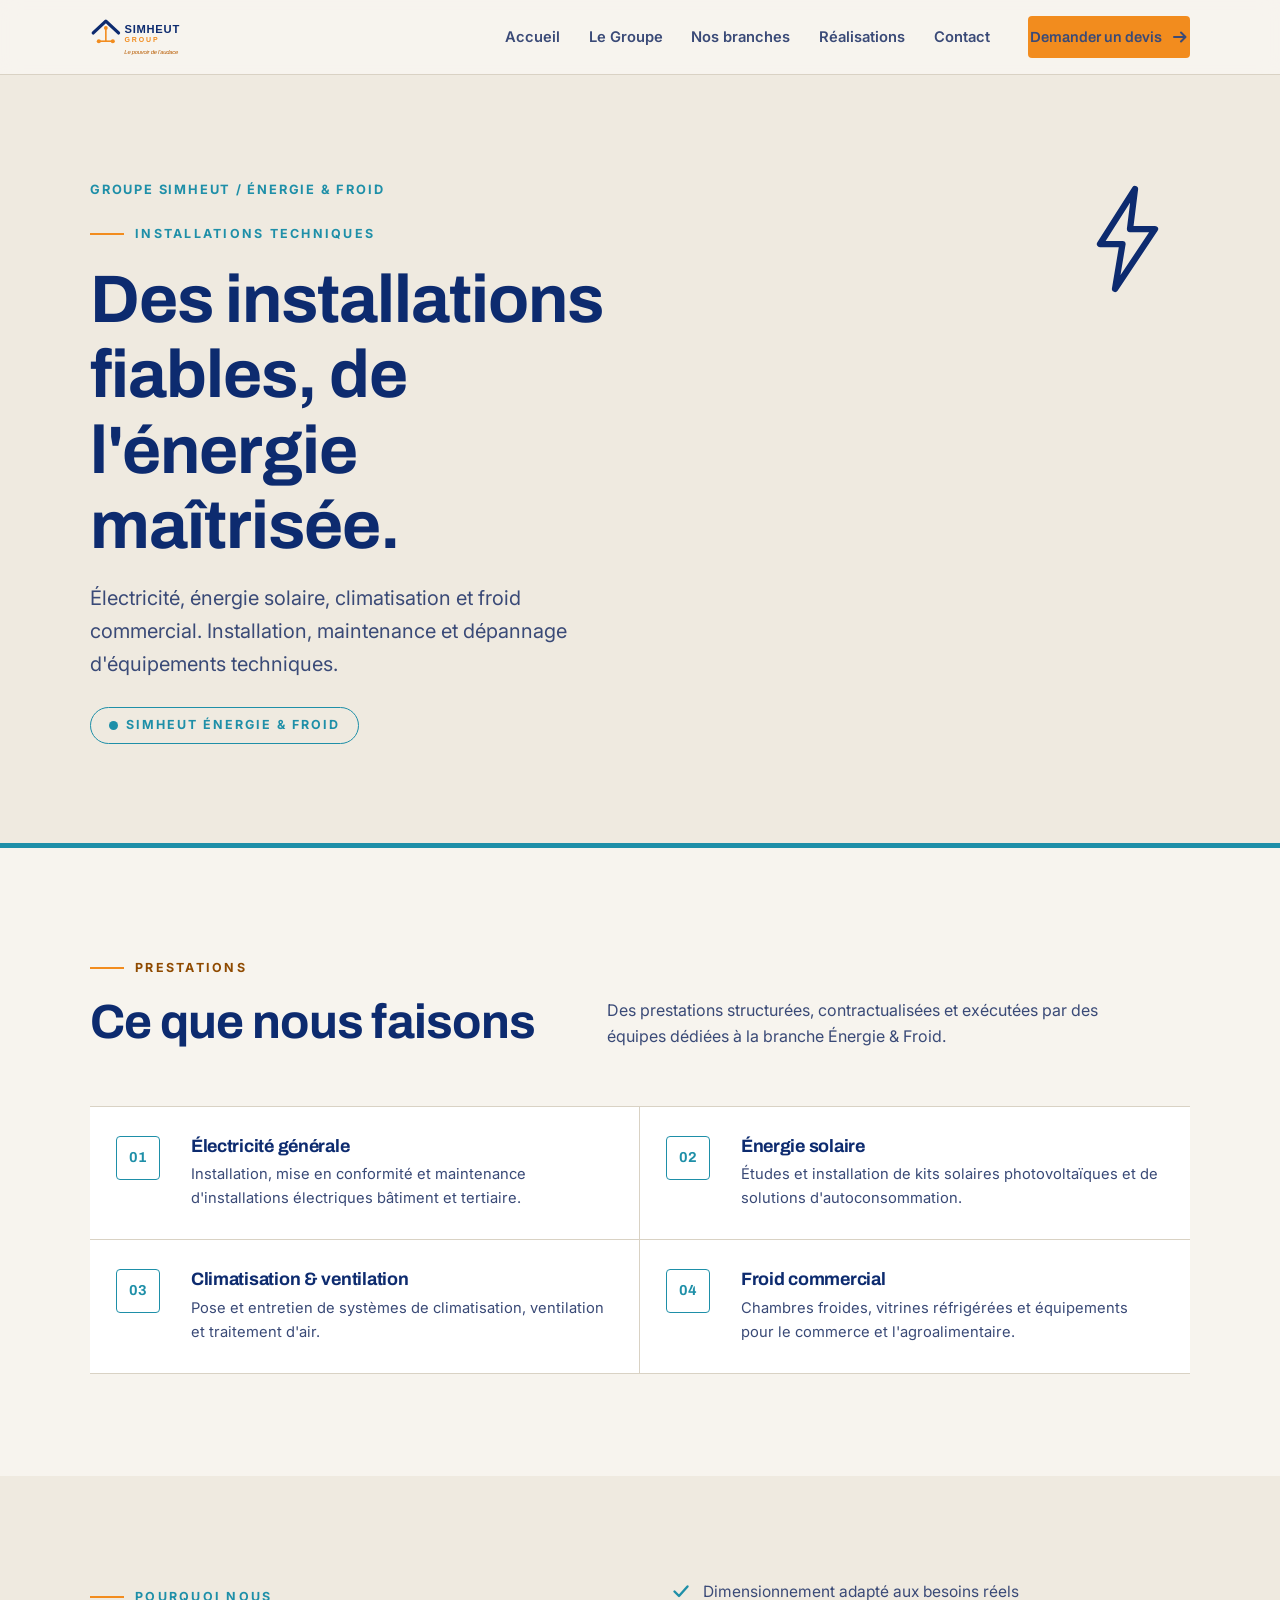
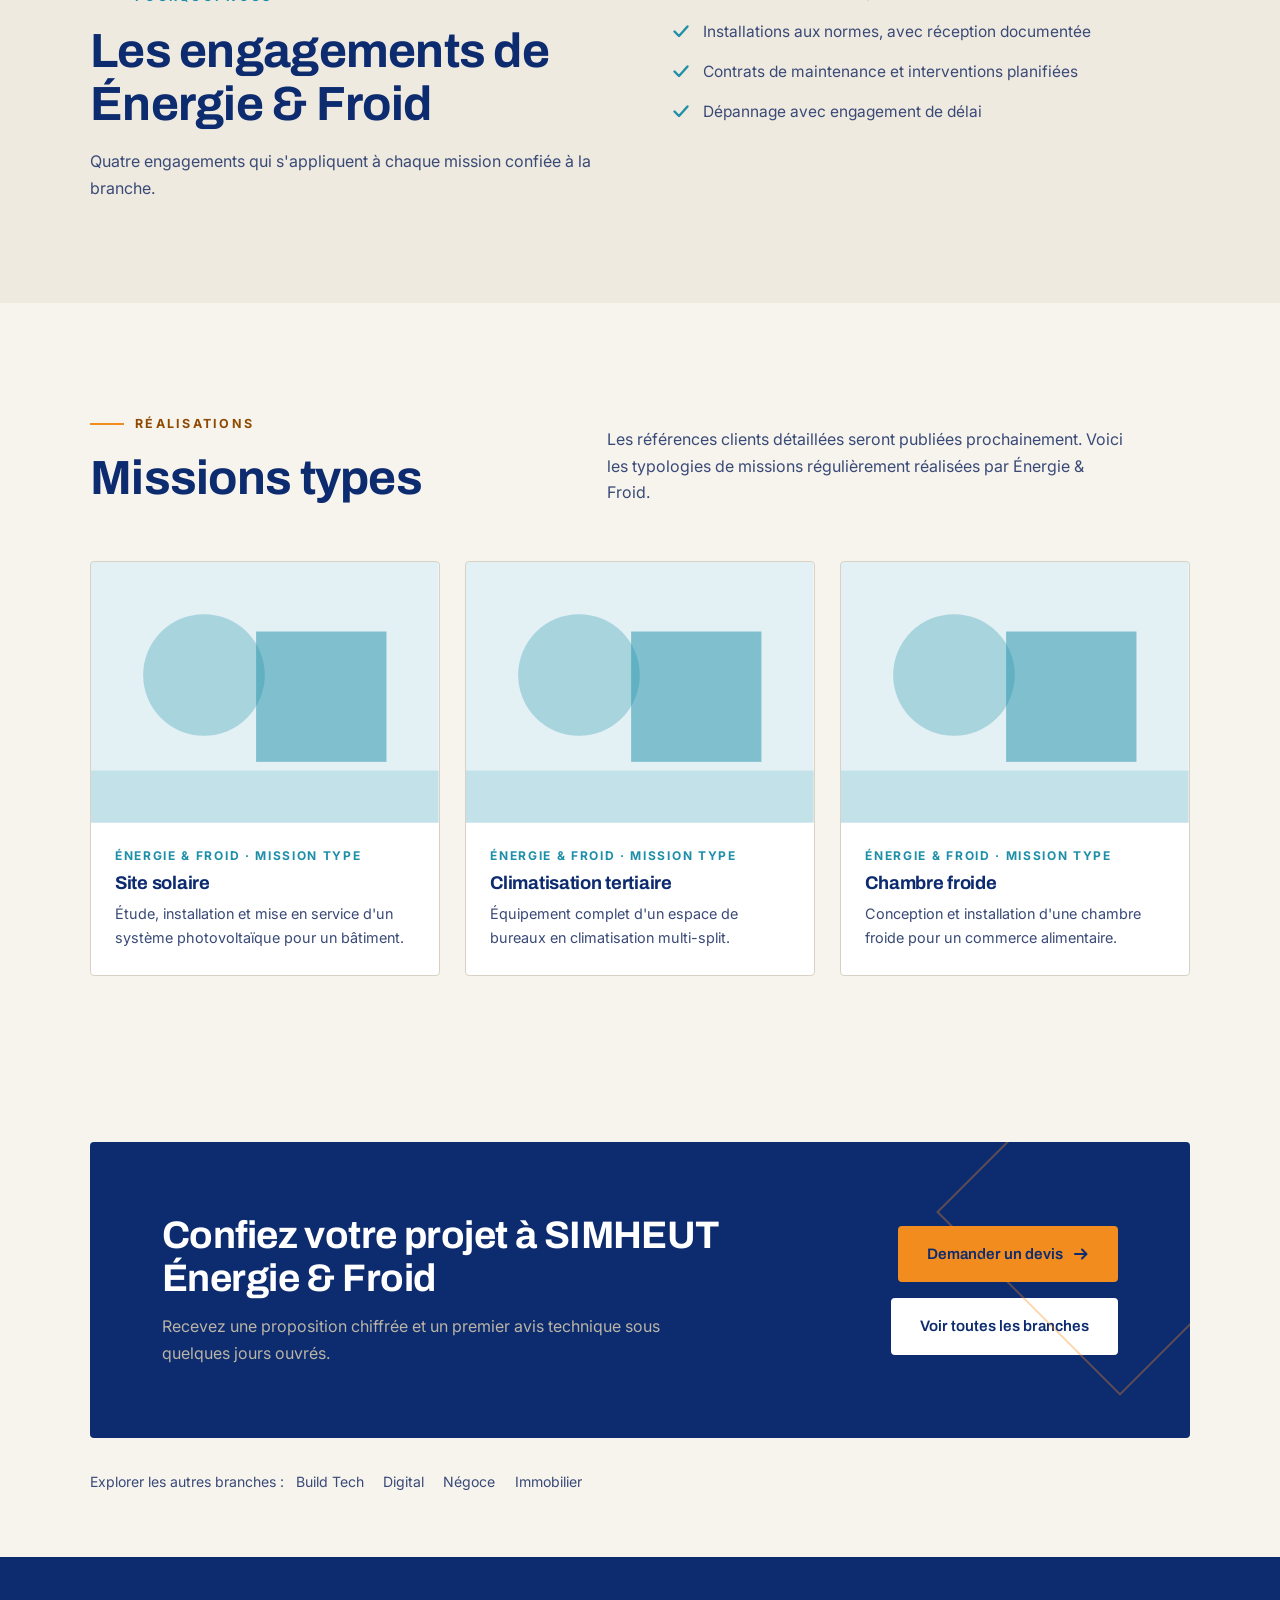
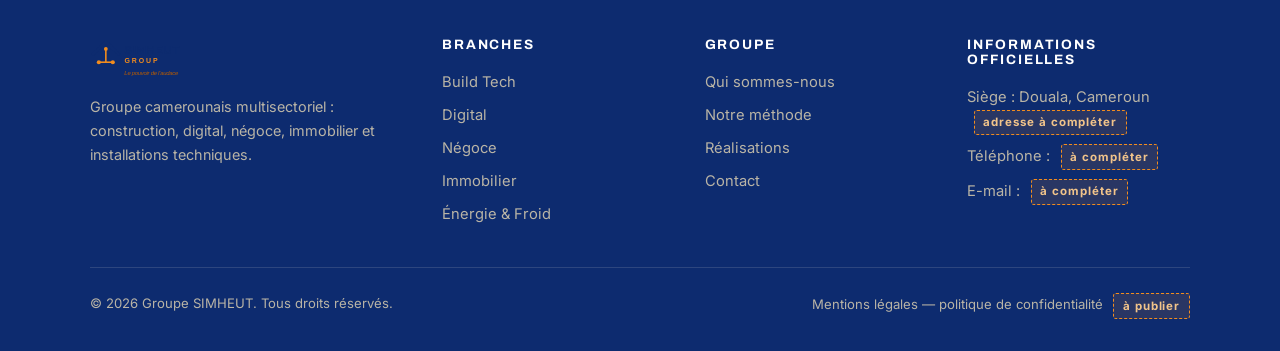
<file: branche-energie.html>
<!DOCTYPE html>
<html lang="fr">
<head>
<meta charset="utf-8">
<meta name="viewport" content="width=device-width, initial-scale=1">
<title>SIMHEUT Énergie & Froid — Installations techniques | Groupe SIMHEUT</title>
<meta name="description" content="Électricité, énergie solaire, climatisation et froid commercial. Installation, maintenance et dépannage d'équipements techniques. Découvrez les prestations, engagements et missions types de SIMHEUT Énergie & Froid, branche du groupe SIMHEUT au Cameroun.">
<link rel="canonical" href="https://www.groupe-simheut.cm/branche-energie.html">
<meta property="og:type" content="article">
<meta property="og:locale" content="fr_CM">
<meta property="og:site_name" content="Groupe SIMHEUT">
<meta property="og:title" content="SIMHEUT Énergie & Froid — Installations techniques | Groupe SIMHEUT">
<meta property="og:description" content="Électricité, énergie solaire, climatisation et froid commercial. Installation, maintenance et dépannage d'équipements techniques. Découvrez les prestations, engagements et missions types de SIMHEUT Énergie & Froid, branche du groupe SIMHEUT au Cameroun.">
<meta property="og:url" content="https://www.groupe-simheut.cm/branche-energie.html">
<meta name="twitter:card" content="summary_large_image">
<link rel="preconnect" href="https://fonts.googleapis.com">
<link rel="preconnect" href="https://fonts.gstatic.com" crossorigin>
<link href="https://fonts.googleapis.com/css2?family=Archivo:wght@500;700;800&family=Inter:wght@400;600&display=swap" rel="stylesheet">
<link rel="stylesheet" href="css/style.css">
<link rel="icon" href="assets/favicon.svg" type="image/svg+xml">
<script type="application/ld+json">{"@context": "https://schema.org", "@type": "WebPage", "name": "SIMHEUT Énergie & Froid", "description": "Électricité, énergie solaire, climatisation et froid commercial. Installation, maintenance et dépannage d'équipements techniques.", "isPartOf": {"@type": "WebSite", "name": "Groupe SIMHEUT", "url": "https://www.groupe-simheut.cm/"}}</script>
</head>
<body>

<a class="skip-link" href="#main">Aller au contenu principal</a>
<header class="site-header">
  <div class="container header-inner">
    <a class="brand" href="index.html" aria-label="SIMHEUT Group — Accueil"><img src="assets/logo-simheut.svg" alt="SIMHEUT Group — Le pouvoir de l’audace" width="2000" height="740"></a>
    <button class="nav-toggle" aria-label="Ouvrir le menu" aria-expanded="false" aria-controls="navigation"><span></span></button>
    <nav class="main-nav" id="navigation" aria-label="Navigation principale">
      <ul><li><a href="index.html">Accueil</a></li><li><a href="index.html#groupe">Le Groupe</a></li><li class="has-drop"><a href="#" aria-haspopup="true">Nos branches</a><ul class="drop"><li><a href="branche-build.html"><span class="dot" style="background:#B4552D"></span>Build Tech</a></li><li><a href="branche-digital.html"><span class="dot" style="background:#2E6FF2"></span>Digital</a></li><li><a href="branche-negoces.html"><span class="dot" style="background:#D9822B"></span>Négoce</a></li><li><a href="branche-immo.html"><span class="dot" style="background:#3E7C59"></span>Immobilier</a></li><li><a href="branche-energie.html"><span class="dot" style="background:#1E8FA8"></span>Énergie & Froid</a></li></ul></li><li><a href="realisations.html">Réalisations</a></li><li><a href="contact.html">Contact</a></li><li class="nav-cta"><a class="btn btn--accent" href="contact.html">Demander un devis <svg class="arrow" width="16" height="16" viewBox="0 0 16 16" fill="none" aria-hidden="true"><path d="M2 8h11M9 3.5L13.5 8 9 12.5" stroke="currentColor" stroke-width="2" stroke-linecap="round" stroke-linejoin="round"/></svg></a></li></ul>
    </nav>
  </div>
</header>
<main id="main">

<section class="branch-hero" style="--bc:#1E8FA8">
  <div class="container grid-2">
    <div class="reveal">
      <a class="crumb" href="index.html">Groupe SIMHEUT / Énergie & Froid</a>
      <span class="kicker" style="color:#1E8FA8">Installations techniques</span>
      <h1>Des installations fiables, de l'énergie maîtrisée.</h1>
      <p class="lead">Électricité, énergie solaire, climatisation et froid commercial. Installation, maintenance et dépannage d'équipements techniques.</p>
      <span class="badge-branch"><span class="dot" style="background:#1E8FA8;border-radius:99px"></span>SIMHEUT Énergie & Froid</span>
    </div>
    <div class="reveal">
      <svg class="glyph" style="width:120px;height:120px;margin-left:auto" viewBox="0 0 48 48" fill="none" aria-hidden="true"><path d="M26 4L12 26h9l-3 18 16-24h-10l2-16z" stroke="currentColor" stroke-width="2.5" stroke-linejoin="round"/></svg>
    </div>
  </div>
  <div class="bh-accent"></div>
</section>

<section class="section">
  <div class="container">
    <div class="split-title reveal">
      <div><span class="kicker">Prestations</span><h2>Ce que nous faisons</h2></div>
      <p>Des prestations structurées, contractualisées et exécutées par des équipes dédiées à la branche Énergie & Froid.</p>
    </div>
    <ul class="services"><li class="service reveal" style="--bc:#1E8FA8"><span class="s-num">01</span><div><h3>Électricité générale</h3><p>Installation, mise en conformité et maintenance d'installations électriques bâtiment et tertiaire.</p></div></li><li class="service reveal" style="--bc:#1E8FA8"><span class="s-num">02</span><div><h3>Énergie solaire</h3><p>Études et installation de kits solaires photovoltaïques et de solutions d'autoconsommation.</p></div></li><li class="service reveal" style="--bc:#1E8FA8"><span class="s-num">03</span><div><h3>Climatisation & ventilation</h3><p>Pose et entretien de systèmes de climatisation, ventilation et traitement d'air.</p></div></li><li class="service reveal" style="--bc:#1E8FA8"><span class="s-num">04</span><div><h3>Froid commercial</h3><p>Chambres froides, vitrines réfrigérées et équipements pour le commerce et l'agroalimentaire.</p></div></li></ul>
  </div>
</section>

<section class="section section--paper2">
  <div class="container grid-2">
    <div class="reveal">
      <span class="kicker" style="color:#1E8FA8">Pourquoi nous</span>
      <h2>Les engagements de Énergie & Froid</h2>
      <p style="color:var(--ink-soft);margin-top:1rem">Quatre engagements qui s'appliquent à chaque mission confiée à la branche.</p>
    </div>
    <ul class="checks reveal" style="--bc:#1E8FA8"><li><svg width="18" height="18" viewBox="0 0 18 18" fill="none" aria-hidden="true"><path d="M2.5 9.5l4.5 4.5 8.5-9.5" stroke="currentColor" stroke-width="2.4" stroke-linecap="round" stroke-linejoin="round"/></svg><span>Dimensionnement adapté aux besoins réels</span></li><li><svg width="18" height="18" viewBox="0 0 18 18" fill="none" aria-hidden="true"><path d="M2.5 9.5l4.5 4.5 8.5-9.5" stroke="currentColor" stroke-width="2.4" stroke-linecap="round" stroke-linejoin="round"/></svg><span>Installations aux normes, avec réception documentée</span></li><li><svg width="18" height="18" viewBox="0 0 18 18" fill="none" aria-hidden="true"><path d="M2.5 9.5l4.5 4.5 8.5-9.5" stroke="currentColor" stroke-width="2.4" stroke-linecap="round" stroke-linejoin="round"/></svg><span>Contrats de maintenance et interventions planifiées</span></li><li><svg width="18" height="18" viewBox="0 0 18 18" fill="none" aria-hidden="true"><path d="M2.5 9.5l4.5 4.5 8.5-9.5" stroke="currentColor" stroke-width="2.4" stroke-linecap="round" stroke-linejoin="round"/></svg><span>Dépannage avec engagement de délai</span></li></ul>
  </div>
</section>

<section class="section">
  <div class="container">
    <div class="split-title reveal">
      <div><span class="kicker">Réalisations</span><h2>Missions types</h2></div>
      <p>Les références clients détaillées seront publiées prochainement. Voici les typologies de missions régulièrement réalisées par Énergie & Froid.</p>
    </div>
    <div class="work-grid">
    <article class="work-card reveal" data-branch="energie" style="--bc:#1E8FA8">
      <div class="work-visual" role="img" aria-label="Illustration abstraite — Mission type — Site solaire">
        <svg viewBox="0 0 400 300" preserveAspectRatio="xMidYMid slice" aria-hidden="true">
          <rect width="400" height="300" fill="#1E8FA8" opacity="0.12"/>
          <circle cx="130" cy="130" r="70" fill="#1E8FA8" opacity="0.30"/>
          <rect x="190" y="80" width="150" height="150" fill="#1E8FA8" opacity="0.50"/>
          <rect x="0" y="240" width="400" height="60" fill="#1E8FA8" opacity="0.16"/>
        </svg>
      </div>
      <div class="work-body">
        <span class="place" style="--bc:#1E8FA8">Énergie & Froid · Mission type</span>
        <h3>Site solaire</h3>
        <p>Étude, installation et mise en service d'un système photovoltaïque pour un bâtiment.</p>
      </div>
    </article>
    <article class="work-card reveal" data-branch="energie" style="--bc:#1E8FA8">
      <div class="work-visual" role="img" aria-label="Illustration abstraite — Mission type — Climatisation tertiaire">
        <svg viewBox="0 0 400 300" preserveAspectRatio="xMidYMid slice" aria-hidden="true">
          <rect width="400" height="300" fill="#1E8FA8" opacity="0.12"/>
          <circle cx="130" cy="130" r="70" fill="#1E8FA8" opacity="0.30"/>
          <rect x="190" y="80" width="150" height="150" fill="#1E8FA8" opacity="0.50"/>
          <rect x="0" y="240" width="400" height="60" fill="#1E8FA8" opacity="0.16"/>
        </svg>
      </div>
      <div class="work-body">
        <span class="place" style="--bc:#1E8FA8">Énergie & Froid · Mission type</span>
        <h3>Climatisation tertiaire</h3>
        <p>Équipement complet d'un espace de bureaux en climatisation multi-split.</p>
      </div>
    </article>
    <article class="work-card reveal" data-branch="energie" style="--bc:#1E8FA8">
      <div class="work-visual" role="img" aria-label="Illustration abstraite — Mission type — Chambre froide">
        <svg viewBox="0 0 400 300" preserveAspectRatio="xMidYMid slice" aria-hidden="true">
          <rect width="400" height="300" fill="#1E8FA8" opacity="0.12"/>
          <circle cx="130" cy="130" r="70" fill="#1E8FA8" opacity="0.30"/>
          <rect x="190" y="80" width="150" height="150" fill="#1E8FA8" opacity="0.50"/>
          <rect x="0" y="240" width="400" height="60" fill="#1E8FA8" opacity="0.16"/>
        </svg>
      </div>
      <div class="work-body">
        <span class="place" style="--bc:#1E8FA8">Énergie & Froid · Mission type</span>
        <h3>Chambre froide</h3>
        <p>Conception et installation d'une chambre froide pour un commerce alimentaire.</p>
      </div>
    </article></div>
  </div>
</section>

<section class="section--tight">
  <div class="container">
    <div class="cta-band reveal">
      <div>
        <h2>Confiez votre projet à SIMHEUT Énergie & Froid</h2>
        <p>Recevez une proposition chiffrée et un premier avis technique sous quelques jours ouvrés.</p>
      </div>
      <div class="actions">
        <a class="btn btn--accent" href="contact.html">Demander un devis <svg class="arrow" width="16" height="16" viewBox="0 0 16 16" fill="none" aria-hidden="true"><path d="M2 8h11M9 3.5L13.5 8 9 12.5" stroke="currentColor" stroke-width="2" stroke-linecap="round" stroke-linejoin="round"/></svg></a>
        <a class="btn btn--light" href="realisations.html">Voir toutes les branches</a>
      </div>
    </div>
    <p style="margin-top:2rem;font-size:.88rem;color:var(--ink-soft)">Explorer les autres branches :
      <span style="display:inline-flex;gap:1.2rem;flex-wrap:wrap;margin-left:.5rem"><a href="branche-build.html" style="--bc:#C25A2E"><span class="dot" style="background:#B4552D"></span>Build Tech</a><a href="branche-digital.html" style="--bc:#2E6FF2"><span class="dot" style="background:#2E6FF2"></span>Digital</a><a href="branche-negoces.html" style="--bc:#F28C1E"><span class="dot" style="background:#D9822B"></span>Négoce</a><a href="branche-immo.html" style="--bc:#3E7C59"><span class="dot" style="background:#3E7C59"></span>Immobilier</a></span></p>
  </div>
</section>

</main>

<footer class="site-footer">
  <div class="container">
    <div class="footer-grid">
      <div class="footer-brand">
        <a class="brand" href="index.html" aria-label="SIMHEUT Group — Accueil"><img src="assets/logo-simheut.svg" alt="SIMHEUT Group — Le pouvoir de l’audace" width="2000" height="740"></a>
        <p>Groupe camerounais multisectoriel : construction, digital, négoce, immobilier et installations techniques.</p>
      </div>
      <div><h4>Branches</h4><ul><li><a href="branche-build.html">Build Tech</a></li><li><a href="branche-digital.html">Digital</a></li><li><a href="branche-negoces.html">Négoce</a></li><li><a href="branche-immo.html">Immobilier</a></li><li><a href="branche-energie.html">Énergie & Froid</a></li></ul></div>
      <div><h4>Groupe</h4><ul>
        <li><a href="index.html#groupe">Qui sommes-nous</a></li>
        <li><a href="index.html#approche">Notre méthode</a></li>
        <li><a href="realisations.html">Réalisations</a></li>
        <li><a href="contact.html">Contact</a></li>
      </ul></div>
      <div><h4>Informations officielles</h4><ul>
        <li>Siège : Douala, Cameroun <span class="missing">adresse à compléter</span></li>
        <li>Téléphone : <span class="missing">à compléter</span></li>
        <li>E-mail : <span class="missing">à compléter</span></li>
      </ul></div>
    </div>
    <div class="footer-bottom">
      <span>© <span id="year"></span> Groupe SIMHEUT. Tous droits réservés.</span>
      <span>Mentions légales — politique de confidentialité <span class="missing">à publier</span></span>
    </div>
  </div>
</footer>
<script src="js/main.js" defer></script>
</body>
</html>
</file>
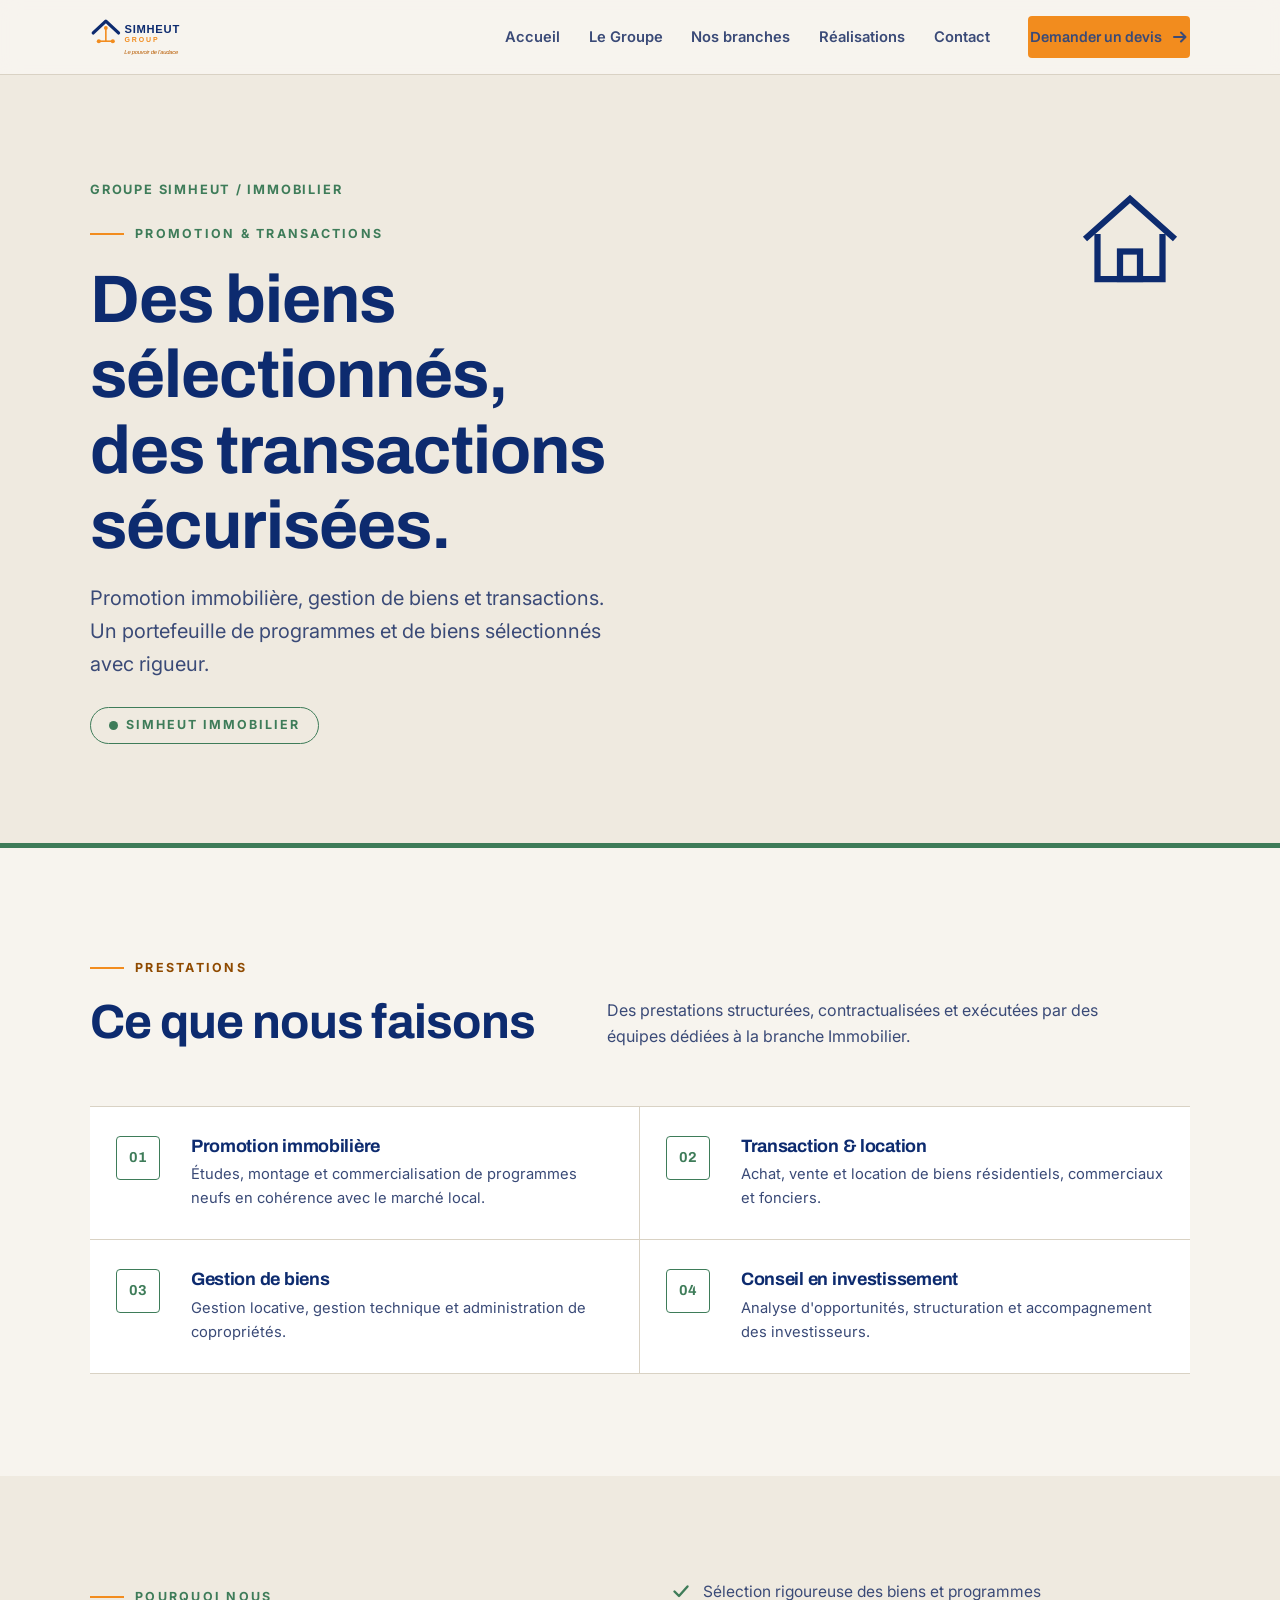
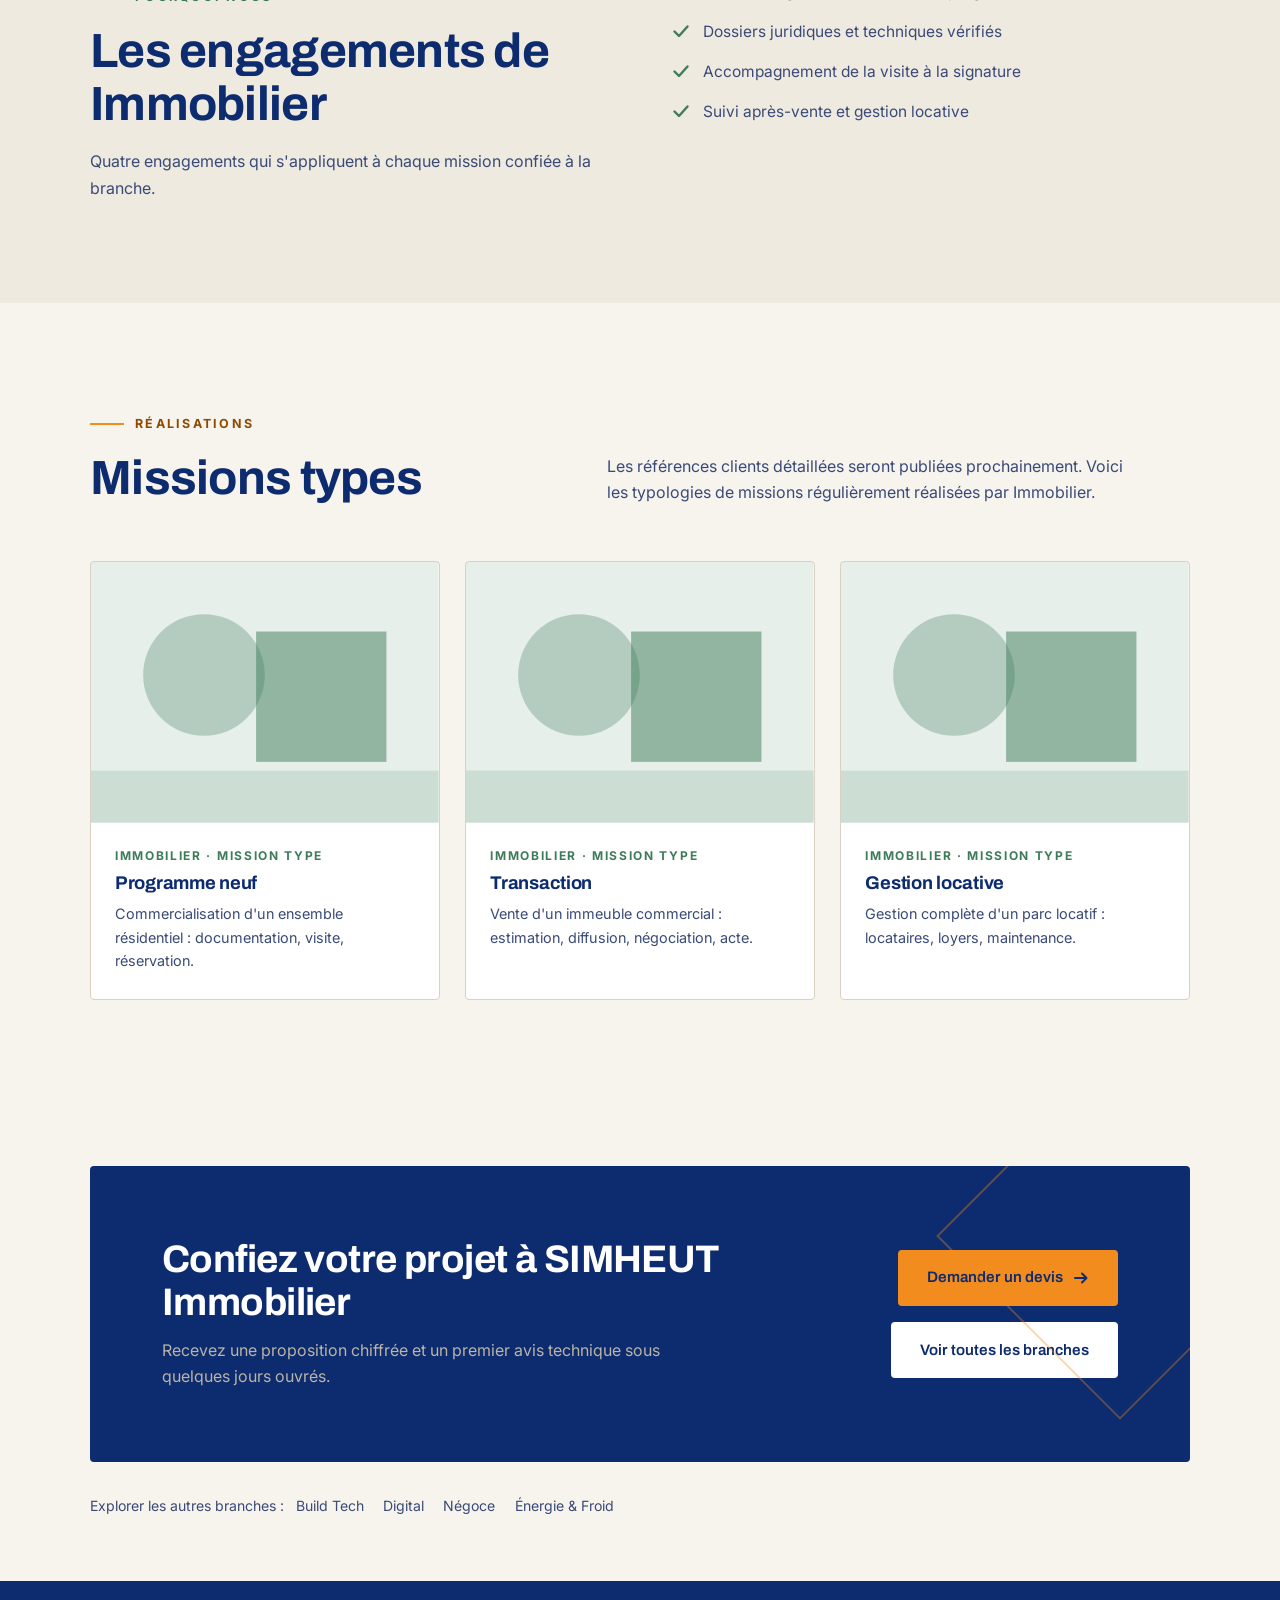
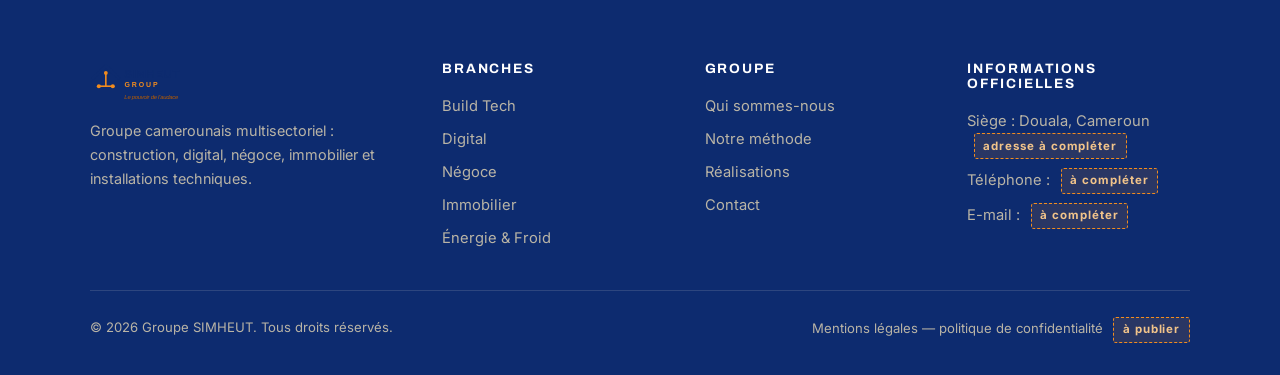
<file: branche-immo.html>
<!DOCTYPE html>
<html lang="fr">
<head>
<meta charset="utf-8">
<meta name="viewport" content="width=device-width, initial-scale=1">
<title>SIMHEUT Immobilier — Promotion & transactions | Groupe SIMHEUT</title>
<meta name="description" content="Promotion immobilière, gestion de biens et transactions. Un portefeuille de programmes et de biens sélectionnés avec rigueur. Découvrez les prestations, engagements et missions types de SIMHEUT Immobilier, branche du groupe SIMHEUT au Cameroun.">
<link rel="canonical" href="https://www.groupe-simheut.cm/branche-immo.html">
<meta property="og:type" content="article">
<meta property="og:locale" content="fr_CM">
<meta property="og:site_name" content="Groupe SIMHEUT">
<meta property="og:title" content="SIMHEUT Immobilier — Promotion & transactions | Groupe SIMHEUT">
<meta property="og:description" content="Promotion immobilière, gestion de biens et transactions. Un portefeuille de programmes et de biens sélectionnés avec rigueur. Découvrez les prestations, engagements et missions types de SIMHEUT Immobilier, branche du groupe SIMHEUT au Cameroun.">
<meta property="og:url" content="https://www.groupe-simheut.cm/branche-immo.html">
<meta name="twitter:card" content="summary_large_image">
<link rel="preconnect" href="https://fonts.googleapis.com">
<link rel="preconnect" href="https://fonts.gstatic.com" crossorigin>
<link href="https://fonts.googleapis.com/css2?family=Archivo:wght@500;700;800&family=Inter:wght@400;600&display=swap" rel="stylesheet">
<link rel="stylesheet" href="css/style.css">
<link rel="icon" href="assets/favicon.svg" type="image/svg+xml">
<script type="application/ld+json">{"@context": "https://schema.org", "@type": "WebPage", "name": "SIMHEUT Immobilier", "description": "Promotion immobilière, gestion de biens et transactions. Un portefeuille de programmes et de biens sélectionnés avec rigueur.", "isPartOf": {"@type": "WebSite", "name": "Groupe SIMHEUT", "url": "https://www.groupe-simheut.cm/"}}</script>
</head>
<body>

<a class="skip-link" href="#main">Aller au contenu principal</a>
<header class="site-header">
  <div class="container header-inner">
    <a class="brand" href="index.html" aria-label="SIMHEUT Group — Accueil"><img src="assets/logo-simheut.svg" alt="SIMHEUT Group — Le pouvoir de l’audace" width="2000" height="740"></a>
    <button class="nav-toggle" aria-label="Ouvrir le menu" aria-expanded="false" aria-controls="navigation"><span></span></button>
    <nav class="main-nav" id="navigation" aria-label="Navigation principale">
      <ul><li><a href="index.html">Accueil</a></li><li><a href="index.html#groupe">Le Groupe</a></li><li class="has-drop"><a href="#" aria-haspopup="true">Nos branches</a><ul class="drop"><li><a href="branche-build.html"><span class="dot" style="background:#B4552D"></span>Build Tech</a></li><li><a href="branche-digital.html"><span class="dot" style="background:#2E6FF2"></span>Digital</a></li><li><a href="branche-negoces.html"><span class="dot" style="background:#D9822B"></span>Négoce</a></li><li><a href="branche-immo.html"><span class="dot" style="background:#3E7C59"></span>Immobilier</a></li><li><a href="branche-energie.html"><span class="dot" style="background:#1E8FA8"></span>Énergie & Froid</a></li></ul></li><li><a href="realisations.html">Réalisations</a></li><li><a href="contact.html">Contact</a></li><li class="nav-cta"><a class="btn btn--accent" href="contact.html">Demander un devis <svg class="arrow" width="16" height="16" viewBox="0 0 16 16" fill="none" aria-hidden="true"><path d="M2 8h11M9 3.5L13.5 8 9 12.5" stroke="currentColor" stroke-width="2" stroke-linecap="round" stroke-linejoin="round"/></svg></a></li></ul>
    </nav>
  </div>
</header>
<main id="main">

<section class="branch-hero" style="--bc:#3E7C59">
  <div class="container grid-2">
    <div class="reveal">
      <a class="crumb" href="index.html">Groupe SIMHEUT / Immobilier</a>
      <span class="kicker" style="color:#3E7C59">Promotion & transactions</span>
      <h1>Des biens sélectionnés, des transactions sécurisées.</h1>
      <p class="lead">Promotion immobilière, gestion de biens et transactions. Un portefeuille de programmes et de biens sélectionnés avec rigueur.</p>
      <span class="badge-branch"><span class="dot" style="background:#3E7C59;border-radius:99px"></span>SIMHEUT Immobilier</span>
    </div>
    <div class="reveal">
      <svg class="glyph" style="width:120px;height:120px;margin-left:auto" viewBox="0 0 48 48" fill="none" aria-hidden="true"><path d="M6 24L24 8l18 16" stroke="currentColor" stroke-width="2.5"/><path d="M11 22v18h26V22" stroke="currentColor" stroke-width="2.5"/><rect x="20" y="29" width="8" height="11" stroke="currentColor" stroke-width="2.5"/></svg>
    </div>
  </div>
  <div class="bh-accent"></div>
</section>

<section class="section">
  <div class="container">
    <div class="split-title reveal">
      <div><span class="kicker">Prestations</span><h2>Ce que nous faisons</h2></div>
      <p>Des prestations structurées, contractualisées et exécutées par des équipes dédiées à la branche Immobilier.</p>
    </div>
    <ul class="services"><li class="service reveal" style="--bc:#3E7C59"><span class="s-num">01</span><div><h3>Promotion immobilière</h3><p>Études, montage et commercialisation de programmes neufs en cohérence avec le marché local.</p></div></li><li class="service reveal" style="--bc:#3E7C59"><span class="s-num">02</span><div><h3>Transaction & location</h3><p>Achat, vente et location de biens résidentiels, commerciaux et fonciers.</p></div></li><li class="service reveal" style="--bc:#3E7C59"><span class="s-num">03</span><div><h3>Gestion de biens</h3><p>Gestion locative, gestion technique et administration de copropriétés.</p></div></li><li class="service reveal" style="--bc:#3E7C59"><span class="s-num">04</span><div><h3>Conseil en investissement</h3><p>Analyse d'opportunités, structuration et accompagnement des investisseurs.</p></div></li></ul>
  </div>
</section>

<section class="section section--paper2">
  <div class="container grid-2">
    <div class="reveal">
      <span class="kicker" style="color:#3E7C59">Pourquoi nous</span>
      <h2>Les engagements de Immobilier</h2>
      <p style="color:var(--ink-soft);margin-top:1rem">Quatre engagements qui s'appliquent à chaque mission confiée à la branche.</p>
    </div>
    <ul class="checks reveal" style="--bc:#3E7C59"><li><svg width="18" height="18" viewBox="0 0 18 18" fill="none" aria-hidden="true"><path d="M2.5 9.5l4.5 4.5 8.5-9.5" stroke="currentColor" stroke-width="2.4" stroke-linecap="round" stroke-linejoin="round"/></svg><span>Sélection rigoureuse des biens et programmes</span></li><li><svg width="18" height="18" viewBox="0 0 18 18" fill="none" aria-hidden="true"><path d="M2.5 9.5l4.5 4.5 8.5-9.5" stroke="currentColor" stroke-width="2.4" stroke-linecap="round" stroke-linejoin="round"/></svg><span>Dossiers juridiques et techniques vérifiés</span></li><li><svg width="18" height="18" viewBox="0 0 18 18" fill="none" aria-hidden="true"><path d="M2.5 9.5l4.5 4.5 8.5-9.5" stroke="currentColor" stroke-width="2.4" stroke-linecap="round" stroke-linejoin="round"/></svg><span>Accompagnement de la visite à la signature</span></li><li><svg width="18" height="18" viewBox="0 0 18 18" fill="none" aria-hidden="true"><path d="M2.5 9.5l4.5 4.5 8.5-9.5" stroke="currentColor" stroke-width="2.4" stroke-linecap="round" stroke-linejoin="round"/></svg><span>Suivi après-vente et gestion locative</span></li></ul>
  </div>
</section>

<section class="section">
  <div class="container">
    <div class="split-title reveal">
      <div><span class="kicker">Réalisations</span><h2>Missions types</h2></div>
      <p>Les références clients détaillées seront publiées prochainement. Voici les typologies de missions régulièrement réalisées par Immobilier.</p>
    </div>
    <div class="work-grid">
    <article class="work-card reveal" data-branch="immo" style="--bc:#3E7C59">
      <div class="work-visual" role="img" aria-label="Illustration abstraite — Mission type — Programme neuf">
        <svg viewBox="0 0 400 300" preserveAspectRatio="xMidYMid slice" aria-hidden="true">
          <rect width="400" height="300" fill="#3E7C59" opacity="0.12"/>
          <circle cx="130" cy="130" r="70" fill="#3E7C59" opacity="0.30"/>
          <rect x="190" y="80" width="150" height="150" fill="#3E7C59" opacity="0.50"/>
          <rect x="0" y="240" width="400" height="60" fill="#3E7C59" opacity="0.16"/>
        </svg>
      </div>
      <div class="work-body">
        <span class="place" style="--bc:#3E7C59">Immobilier · Mission type</span>
        <h3>Programme neuf</h3>
        <p>Commercialisation d'un ensemble résidentiel : documentation, visite, réservation.</p>
      </div>
    </article>
    <article class="work-card reveal" data-branch="immo" style="--bc:#3E7C59">
      <div class="work-visual" role="img" aria-label="Illustration abstraite — Mission type — Transaction">
        <svg viewBox="0 0 400 300" preserveAspectRatio="xMidYMid slice" aria-hidden="true">
          <rect width="400" height="300" fill="#3E7C59" opacity="0.12"/>
          <circle cx="130" cy="130" r="70" fill="#3E7C59" opacity="0.30"/>
          <rect x="190" y="80" width="150" height="150" fill="#3E7C59" opacity="0.50"/>
          <rect x="0" y="240" width="400" height="60" fill="#3E7C59" opacity="0.16"/>
        </svg>
      </div>
      <div class="work-body">
        <span class="place" style="--bc:#3E7C59">Immobilier · Mission type</span>
        <h3>Transaction</h3>
        <p>Vente d'un immeuble commercial : estimation, diffusion, négociation, acte.</p>
      </div>
    </article>
    <article class="work-card reveal" data-branch="immo" style="--bc:#3E7C59">
      <div class="work-visual" role="img" aria-label="Illustration abstraite — Mission type — Gestion locative">
        <svg viewBox="0 0 400 300" preserveAspectRatio="xMidYMid slice" aria-hidden="true">
          <rect width="400" height="300" fill="#3E7C59" opacity="0.12"/>
          <circle cx="130" cy="130" r="70" fill="#3E7C59" opacity="0.30"/>
          <rect x="190" y="80" width="150" height="150" fill="#3E7C59" opacity="0.50"/>
          <rect x="0" y="240" width="400" height="60" fill="#3E7C59" opacity="0.16"/>
        </svg>
      </div>
      <div class="work-body">
        <span class="place" style="--bc:#3E7C59">Immobilier · Mission type</span>
        <h3>Gestion locative</h3>
        <p>Gestion complète d'un parc locatif : locataires, loyers, maintenance.</p>
      </div>
    </article></div>
  </div>
</section>

<section class="section--tight">
  <div class="container">
    <div class="cta-band reveal">
      <div>
        <h2>Confiez votre projet à SIMHEUT Immobilier</h2>
        <p>Recevez une proposition chiffrée et un premier avis technique sous quelques jours ouvrés.</p>
      </div>
      <div class="actions">
        <a class="btn btn--accent" href="contact.html">Demander un devis <svg class="arrow" width="16" height="16" viewBox="0 0 16 16" fill="none" aria-hidden="true"><path d="M2 8h11M9 3.5L13.5 8 9 12.5" stroke="currentColor" stroke-width="2" stroke-linecap="round" stroke-linejoin="round"/></svg></a>
        <a class="btn btn--light" href="realisations.html">Voir toutes les branches</a>
      </div>
    </div>
    <p style="margin-top:2rem;font-size:.88rem;color:var(--ink-soft)">Explorer les autres branches :
      <span style="display:inline-flex;gap:1.2rem;flex-wrap:wrap;margin-left:.5rem"><a href="branche-build.html" style="--bc:#C25A2E"><span class="dot" style="background:#B4552D"></span>Build Tech</a><a href="branche-digital.html" style="--bc:#2E6FF2"><span class="dot" style="background:#2E6FF2"></span>Digital</a><a href="branche-negoces.html" style="--bc:#F28C1E"><span class="dot" style="background:#D9822B"></span>Négoce</a><a href="branche-energie.html" style="--bc:#1E8FA8"><span class="dot" style="background:#1E8FA8"></span>Énergie & Froid</a></span></p>
  </div>
</section>

</main>

<footer class="site-footer">
  <div class="container">
    <div class="footer-grid">
      <div class="footer-brand">
        <a class="brand" href="index.html" aria-label="SIMHEUT Group — Accueil"><img src="assets/logo-simheut.svg" alt="SIMHEUT Group — Le pouvoir de l’audace" width="2000" height="740"></a>
        <p>Groupe camerounais multisectoriel : construction, digital, négoce, immobilier et installations techniques.</p>
      </div>
      <div><h4>Branches</h4><ul><li><a href="branche-build.html">Build Tech</a></li><li><a href="branche-digital.html">Digital</a></li><li><a href="branche-negoces.html">Négoce</a></li><li><a href="branche-immo.html">Immobilier</a></li><li><a href="branche-energie.html">Énergie & Froid</a></li></ul></div>
      <div><h4>Groupe</h4><ul>
        <li><a href="index.html#groupe">Qui sommes-nous</a></li>
        <li><a href="index.html#approche">Notre méthode</a></li>
        <li><a href="realisations.html">Réalisations</a></li>
        <li><a href="contact.html">Contact</a></li>
      </ul></div>
      <div><h4>Informations officielles</h4><ul>
        <li>Siège : Douala, Cameroun <span class="missing">adresse à compléter</span></li>
        <li>Téléphone : <span class="missing">à compléter</span></li>
        <li>E-mail : <span class="missing">à compléter</span></li>
      </ul></div>
    </div>
    <div class="footer-bottom">
      <span>© <span id="year"></span> Groupe SIMHEUT. Tous droits réservés.</span>
      <span>Mentions légales — politique de confidentialité <span class="missing">à publier</span></span>
    </div>
  </div>
</footer>
<script src="js/main.js" defer></script>
</body>
</html>
</file>
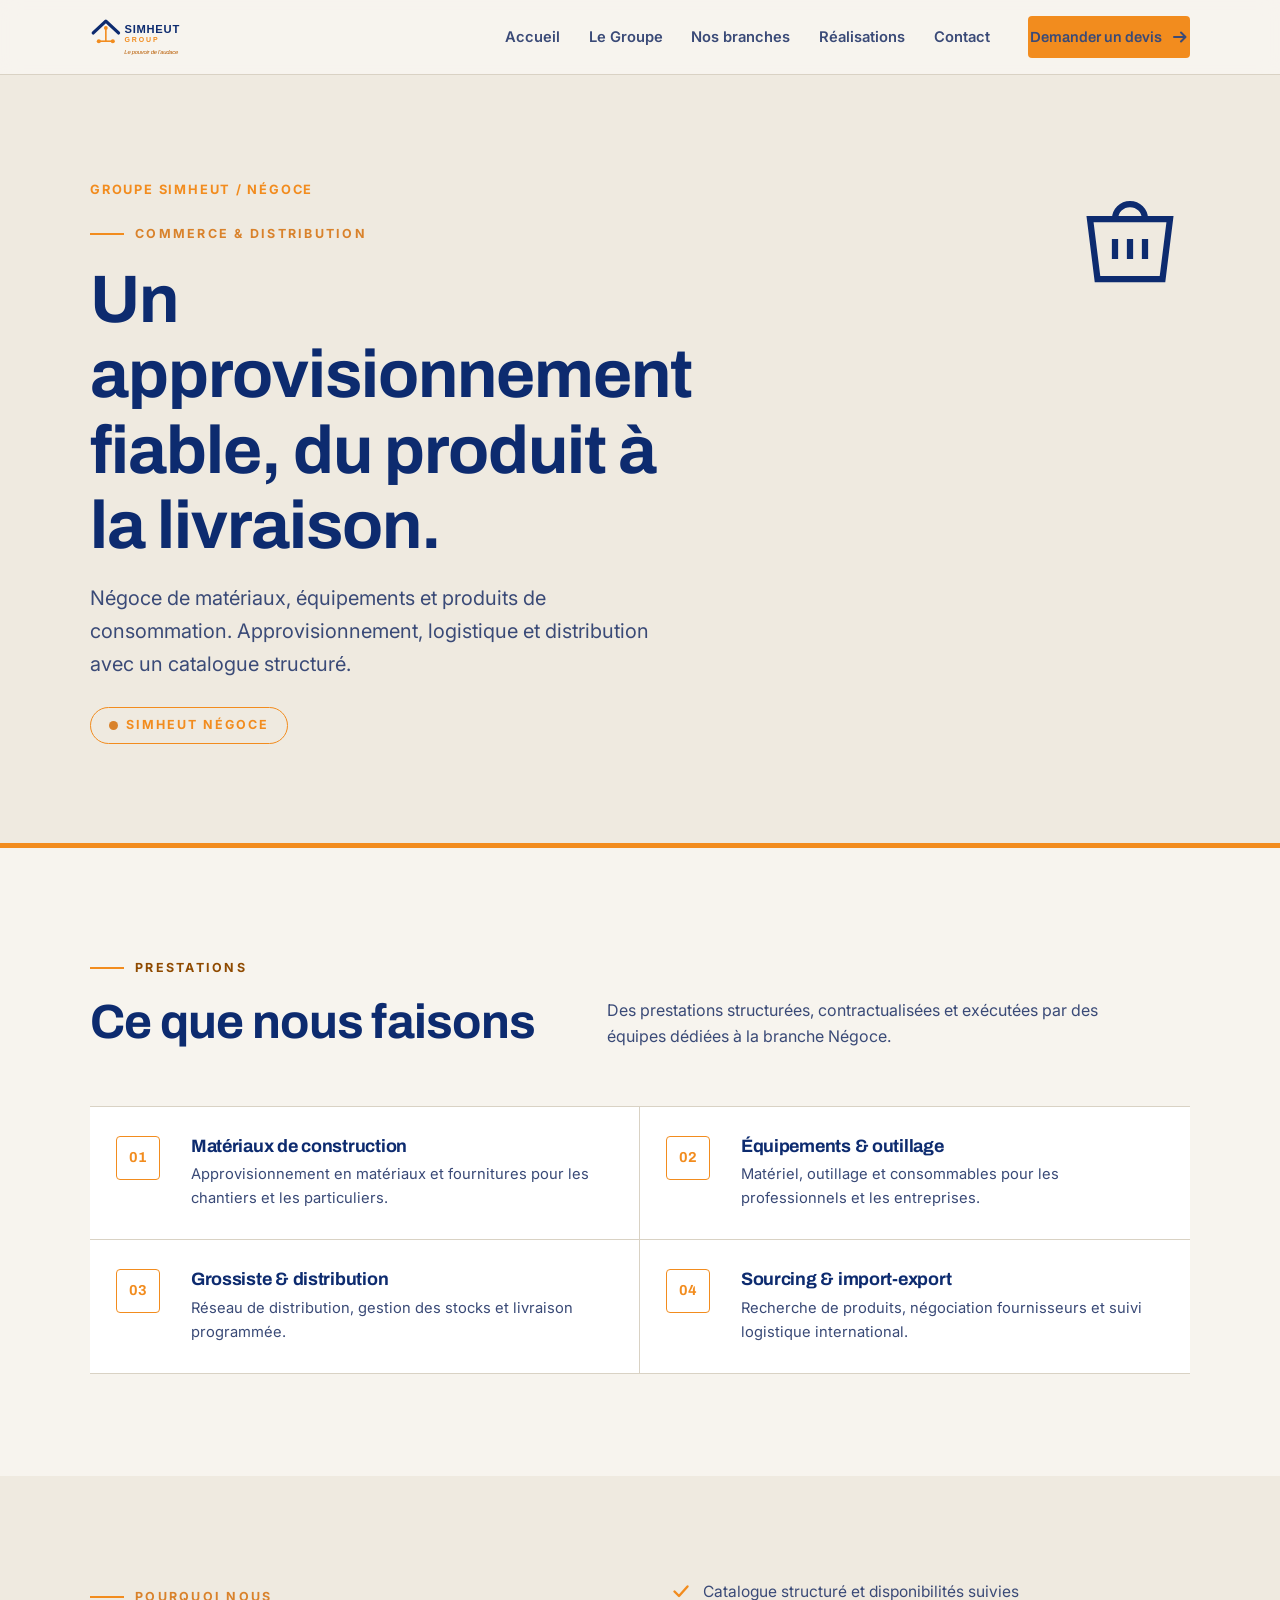
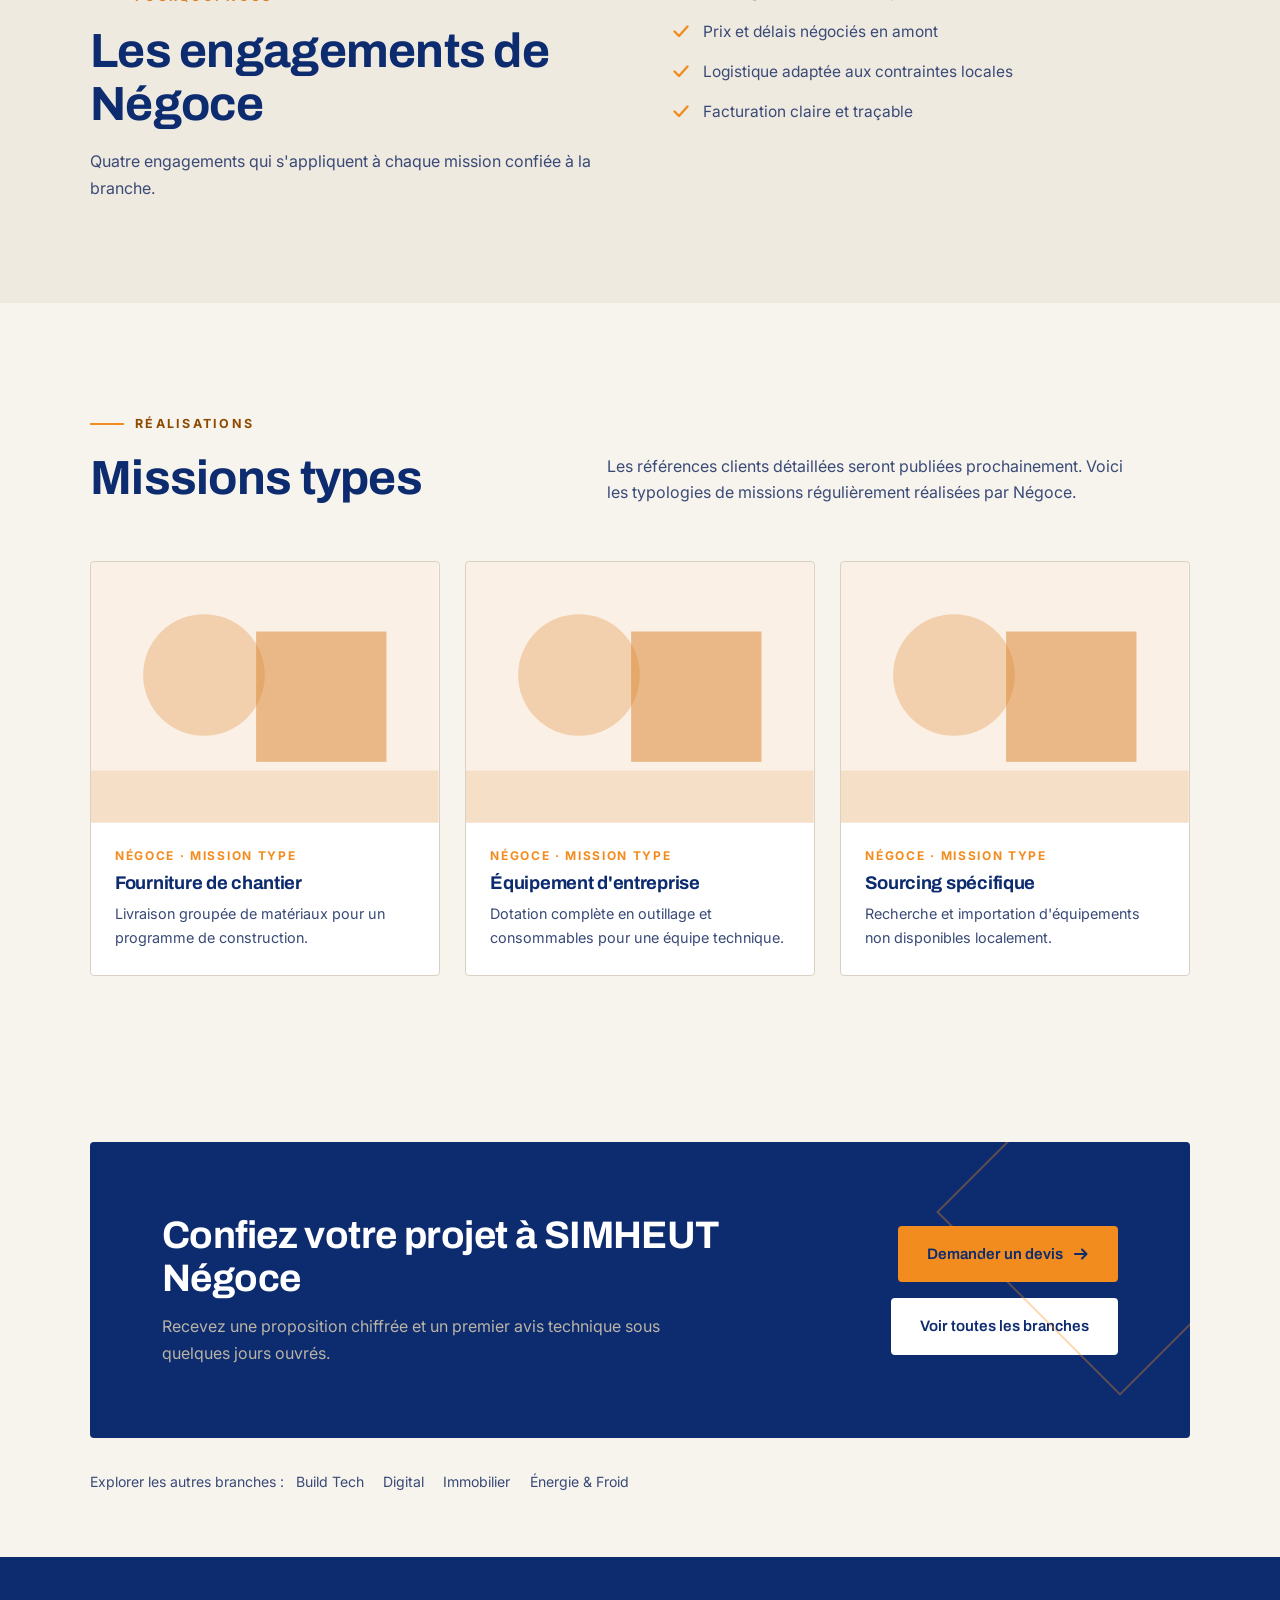
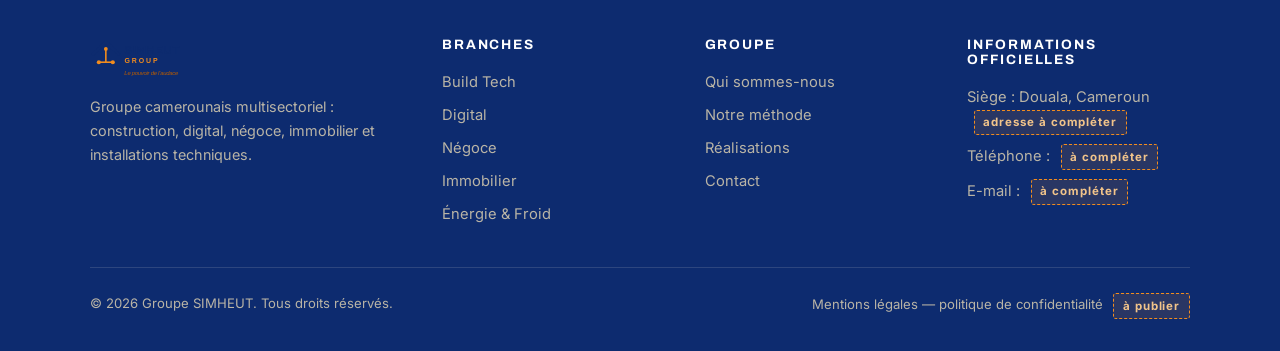
<file: branche-negoces.html>
<!DOCTYPE html>
<html lang="fr">
<head>
<meta charset="utf-8">
<meta name="viewport" content="width=device-width, initial-scale=1">
<title>SIMHEUT Négoce — Commerce & distribution | Groupe SIMHEUT</title>
<meta name="description" content="Négoce de matériaux, équipements et produits de consommation. Approvisionnement, logistique et distribution avec un catalogue structuré. Découvrez les prestations, engagements et missions types de SIMHEUT Négoce, branche du groupe SIMHEUT au Cameroun.">
<link rel="canonical" href="https://www.groupe-simheut.cm/branche-negoces.html">
<meta property="og:type" content="article">
<meta property="og:locale" content="fr_CM">
<meta property="og:site_name" content="Groupe SIMHEUT">
<meta property="og:title" content="SIMHEUT Négoce — Commerce & distribution | Groupe SIMHEUT">
<meta property="og:description" content="Négoce de matériaux, équipements et produits de consommation. Approvisionnement, logistique et distribution avec un catalogue structuré. Découvrez les prestations, engagements et missions types de SIMHEUT Négoce, branche du groupe SIMHEUT au Cameroun.">
<meta property="og:url" content="https://www.groupe-simheut.cm/branche-negoces.html">
<meta name="twitter:card" content="summary_large_image">
<link rel="preconnect" href="https://fonts.googleapis.com">
<link rel="preconnect" href="https://fonts.gstatic.com" crossorigin>
<link href="https://fonts.googleapis.com/css2?family=Archivo:wght@500;700;800&family=Inter:wght@400;600&display=swap" rel="stylesheet">
<link rel="stylesheet" href="css/style.css">
<link rel="icon" href="assets/favicon.svg" type="image/svg+xml">
<script type="application/ld+json">{"@context": "https://schema.org", "@type": "WebPage", "name": "SIMHEUT Négoce", "description": "Négoce de matériaux, équipements et produits de consommation. Approvisionnement, logistique et distribution avec un catalogue structuré.", "isPartOf": {"@type": "WebSite", "name": "Groupe SIMHEUT", "url": "https://www.groupe-simheut.cm/"}}</script>
</head>
<body>

<a class="skip-link" href="#main">Aller au contenu principal</a>
<header class="site-header">
  <div class="container header-inner">
    <a class="brand" href="index.html" aria-label="SIMHEUT Group — Accueil"><img src="assets/logo-simheut.svg" alt="SIMHEUT Group — Le pouvoir de l’audace" width="2000" height="740"></a>
    <button class="nav-toggle" aria-label="Ouvrir le menu" aria-expanded="false" aria-controls="navigation"><span></span></button>
    <nav class="main-nav" id="navigation" aria-label="Navigation principale">
      <ul><li><a href="index.html">Accueil</a></li><li><a href="index.html#groupe">Le Groupe</a></li><li class="has-drop"><a href="#" aria-haspopup="true">Nos branches</a><ul class="drop"><li><a href="branche-build.html"><span class="dot" style="background:#B4552D"></span>Build Tech</a></li><li><a href="branche-digital.html"><span class="dot" style="background:#2E6FF2"></span>Digital</a></li><li><a href="branche-negoces.html"><span class="dot" style="background:#D9822B"></span>Négoce</a></li><li><a href="branche-immo.html"><span class="dot" style="background:#3E7C59"></span>Immobilier</a></li><li><a href="branche-energie.html"><span class="dot" style="background:#1E8FA8"></span>Énergie & Froid</a></li></ul></li><li><a href="realisations.html">Réalisations</a></li><li><a href="contact.html">Contact</a></li><li class="nav-cta"><a class="btn btn--accent" href="contact.html">Demander un devis <svg class="arrow" width="16" height="16" viewBox="0 0 16 16" fill="none" aria-hidden="true"><path d="M2 8h11M9 3.5L13.5 8 9 12.5" stroke="currentColor" stroke-width="2" stroke-linecap="round" stroke-linejoin="round"/></svg></a></li></ul>
    </nav>
  </div>
</header>
<main id="main">

<section class="branch-hero" style="--bc:#F28C1E">
  <div class="container grid-2">
    <div class="reveal">
      <a class="crumb" href="index.html">Groupe SIMHEUT / Négoce</a>
      <span class="kicker" style="color:#D9822B">Commerce & distribution</span>
      <h1>Un approvisionnement fiable, du produit à la livraison.</h1>
      <p class="lead">Négoce de matériaux, équipements et produits de consommation. Approvisionnement, logistique et distribution avec un catalogue structuré.</p>
      <span class="badge-branch"><span class="dot" style="background:#D9822B;border-radius:99px"></span>SIMHEUT Négoce</span>
    </div>
    <div class="reveal">
      <svg class="glyph" style="width:120px;height:120px;margin-left:auto" viewBox="0 0 48 48" fill="none" aria-hidden="true"><path d="M8 16h32l-3 24H11L8 16z" stroke="currentColor" stroke-width="2.5"/><path d="M18 16a6 6 0 0112 0" stroke="currentColor" stroke-width="2.5"/><path d="M18 24v8M24 24v8M30 24v8" stroke="currentColor" stroke-width="2.5"/></svg>
    </div>
  </div>
  <div class="bh-accent"></div>
</section>

<section class="section">
  <div class="container">
    <div class="split-title reveal">
      <div><span class="kicker">Prestations</span><h2>Ce que nous faisons</h2></div>
      <p>Des prestations structurées, contractualisées et exécutées par des équipes dédiées à la branche Négoce.</p>
    </div>
    <ul class="services"><li class="service reveal" style="--bc:#F28C1E"><span class="s-num">01</span><div><h3>Matériaux de construction</h3><p>Approvisionnement en matériaux et fournitures pour les chantiers et les particuliers.</p></div></li><li class="service reveal" style="--bc:#F28C1E"><span class="s-num">02</span><div><h3>Équipements & outillage</h3><p>Matériel, outillage et consommables pour les professionnels et les entreprises.</p></div></li><li class="service reveal" style="--bc:#F28C1E"><span class="s-num">03</span><div><h3>Grossiste & distribution</h3><p>Réseau de distribution, gestion des stocks et livraison programmée.</p></div></li><li class="service reveal" style="--bc:#F28C1E"><span class="s-num">04</span><div><h3>Sourcing & import-export</h3><p>Recherche de produits, négociation fournisseurs et suivi logistique international.</p></div></li></ul>
  </div>
</section>

<section class="section section--paper2">
  <div class="container grid-2">
    <div class="reveal">
      <span class="kicker" style="color:#D9822B">Pourquoi nous</span>
      <h2>Les engagements de Négoce</h2>
      <p style="color:var(--ink-soft);margin-top:1rem">Quatre engagements qui s'appliquent à chaque mission confiée à la branche.</p>
    </div>
    <ul class="checks reveal" style="--bc:#F28C1E"><li><svg width="18" height="18" viewBox="0 0 18 18" fill="none" aria-hidden="true"><path d="M2.5 9.5l4.5 4.5 8.5-9.5" stroke="currentColor" stroke-width="2.4" stroke-linecap="round" stroke-linejoin="round"/></svg><span>Catalogue structuré et disponibilités suivies</span></li><li><svg width="18" height="18" viewBox="0 0 18 18" fill="none" aria-hidden="true"><path d="M2.5 9.5l4.5 4.5 8.5-9.5" stroke="currentColor" stroke-width="2.4" stroke-linecap="round" stroke-linejoin="round"/></svg><span>Prix et délais négociés en amont</span></li><li><svg width="18" height="18" viewBox="0 0 18 18" fill="none" aria-hidden="true"><path d="M2.5 9.5l4.5 4.5 8.5-9.5" stroke="currentColor" stroke-width="2.4" stroke-linecap="round" stroke-linejoin="round"/></svg><span>Logistique adaptée aux contraintes locales</span></li><li><svg width="18" height="18" viewBox="0 0 18 18" fill="none" aria-hidden="true"><path d="M2.5 9.5l4.5 4.5 8.5-9.5" stroke="currentColor" stroke-width="2.4" stroke-linecap="round" stroke-linejoin="round"/></svg><span>Facturation claire et traçable</span></li></ul>
  </div>
</section>

<section class="section">
  <div class="container">
    <div class="split-title reveal">
      <div><span class="kicker">Réalisations</span><h2>Missions types</h2></div>
      <p>Les références clients détaillées seront publiées prochainement. Voici les typologies de missions régulièrement réalisées par Négoce.</p>
    </div>
    <div class="work-grid">
    <article class="work-card reveal" data-branch="negoces" style="--bc:#F28C1E">
      <div class="work-visual" role="img" aria-label="Illustration abstraite — Mission type — Fourniture de chantier">
        <svg viewBox="0 0 400 300" preserveAspectRatio="xMidYMid slice" aria-hidden="true">
          <rect width="400" height="300" fill="#D9822B" opacity="0.12"/>
          <circle cx="130" cy="130" r="70" fill="#D9822B" opacity="0.30"/>
          <rect x="190" y="80" width="150" height="150" fill="#D9822B" opacity="0.50"/>
          <rect x="0" y="240" width="400" height="60" fill="#D9822B" opacity="0.16"/>
        </svg>
      </div>
      <div class="work-body">
        <span class="place" style="--bc:#F28C1E">Négoce · Mission type</span>
        <h3>Fourniture de chantier</h3>
        <p>Livraison groupée de matériaux pour un programme de construction.</p>
      </div>
    </article>
    <article class="work-card reveal" data-branch="negoces" style="--bc:#F28C1E">
      <div class="work-visual" role="img" aria-label="Illustration abstraite — Mission type — Équipement d'entreprise">
        <svg viewBox="0 0 400 300" preserveAspectRatio="xMidYMid slice" aria-hidden="true">
          <rect width="400" height="300" fill="#D9822B" opacity="0.12"/>
          <circle cx="130" cy="130" r="70" fill="#D9822B" opacity="0.30"/>
          <rect x="190" y="80" width="150" height="150" fill="#D9822B" opacity="0.50"/>
          <rect x="0" y="240" width="400" height="60" fill="#D9822B" opacity="0.16"/>
        </svg>
      </div>
      <div class="work-body">
        <span class="place" style="--bc:#F28C1E">Négoce · Mission type</span>
        <h3>Équipement d'entreprise</h3>
        <p>Dotation complète en outillage et consommables pour une équipe technique.</p>
      </div>
    </article>
    <article class="work-card reveal" data-branch="negoces" style="--bc:#F28C1E">
      <div class="work-visual" role="img" aria-label="Illustration abstraite — Mission type — Sourcing spécifique">
        <svg viewBox="0 0 400 300" preserveAspectRatio="xMidYMid slice" aria-hidden="true">
          <rect width="400" height="300" fill="#D9822B" opacity="0.12"/>
          <circle cx="130" cy="130" r="70" fill="#D9822B" opacity="0.30"/>
          <rect x="190" y="80" width="150" height="150" fill="#D9822B" opacity="0.50"/>
          <rect x="0" y="240" width="400" height="60" fill="#D9822B" opacity="0.16"/>
        </svg>
      </div>
      <div class="work-body">
        <span class="place" style="--bc:#F28C1E">Négoce · Mission type</span>
        <h3>Sourcing spécifique</h3>
        <p>Recherche et importation d'équipements non disponibles localement.</p>
      </div>
    </article></div>
  </div>
</section>

<section class="section--tight">
  <div class="container">
    <div class="cta-band reveal">
      <div>
        <h2>Confiez votre projet à SIMHEUT Négoce</h2>
        <p>Recevez une proposition chiffrée et un premier avis technique sous quelques jours ouvrés.</p>
      </div>
      <div class="actions">
        <a class="btn btn--accent" href="contact.html">Demander un devis <svg class="arrow" width="16" height="16" viewBox="0 0 16 16" fill="none" aria-hidden="true"><path d="M2 8h11M9 3.5L13.5 8 9 12.5" stroke="currentColor" stroke-width="2" stroke-linecap="round" stroke-linejoin="round"/></svg></a>
        <a class="btn btn--light" href="realisations.html">Voir toutes les branches</a>
      </div>
    </div>
    <p style="margin-top:2rem;font-size:.88rem;color:var(--ink-soft)">Explorer les autres branches :
      <span style="display:inline-flex;gap:1.2rem;flex-wrap:wrap;margin-left:.5rem"><a href="branche-build.html" style="--bc:#C25A2E"><span class="dot" style="background:#B4552D"></span>Build Tech</a><a href="branche-digital.html" style="--bc:#2E6FF2"><span class="dot" style="background:#2E6FF2"></span>Digital</a><a href="branche-immo.html" style="--bc:#3E7C59"><span class="dot" style="background:#3E7C59"></span>Immobilier</a><a href="branche-energie.html" style="--bc:#1E8FA8"><span class="dot" style="background:#1E8FA8"></span>Énergie & Froid</a></span></p>
  </div>
</section>

</main>

<footer class="site-footer">
  <div class="container">
    <div class="footer-grid">
      <div class="footer-brand">
        <a class="brand" href="index.html" aria-label="SIMHEUT Group — Accueil"><img src="assets/logo-simheut.svg" alt="SIMHEUT Group — Le pouvoir de l’audace" width="2000" height="740"></a>
        <p>Groupe camerounais multisectoriel : construction, digital, négoce, immobilier et installations techniques.</p>
      </div>
      <div><h4>Branches</h4><ul><li><a href="branche-build.html">Build Tech</a></li><li><a href="branche-digital.html">Digital</a></li><li><a href="branche-negoces.html">Négoce</a></li><li><a href="branche-immo.html">Immobilier</a></li><li><a href="branche-energie.html">Énergie & Froid</a></li></ul></div>
      <div><h4>Groupe</h4><ul>
        <li><a href="index.html#groupe">Qui sommes-nous</a></li>
        <li><a href="index.html#approche">Notre méthode</a></li>
        <li><a href="realisations.html">Réalisations</a></li>
        <li><a href="contact.html">Contact</a></li>
      </ul></div>
      <div><h4>Informations officielles</h4><ul>
        <li>Siège : Douala, Cameroun <span class="missing">adresse à compléter</span></li>
        <li>Téléphone : <span class="missing">à compléter</span></li>
        <li>E-mail : <span class="missing">à compléter</span></li>
      </ul></div>
    </div>
    <div class="footer-bottom">
      <span>© <span id="year"></span> Groupe SIMHEUT. Tous droits réservés.</span>
      <span>Mentions légales — politique de confidentialité <span class="missing">à publier</span></span>
    </div>
  </div>
</footer>
<script src="js/main.js" defer></script>
</body>
</html>
</file>
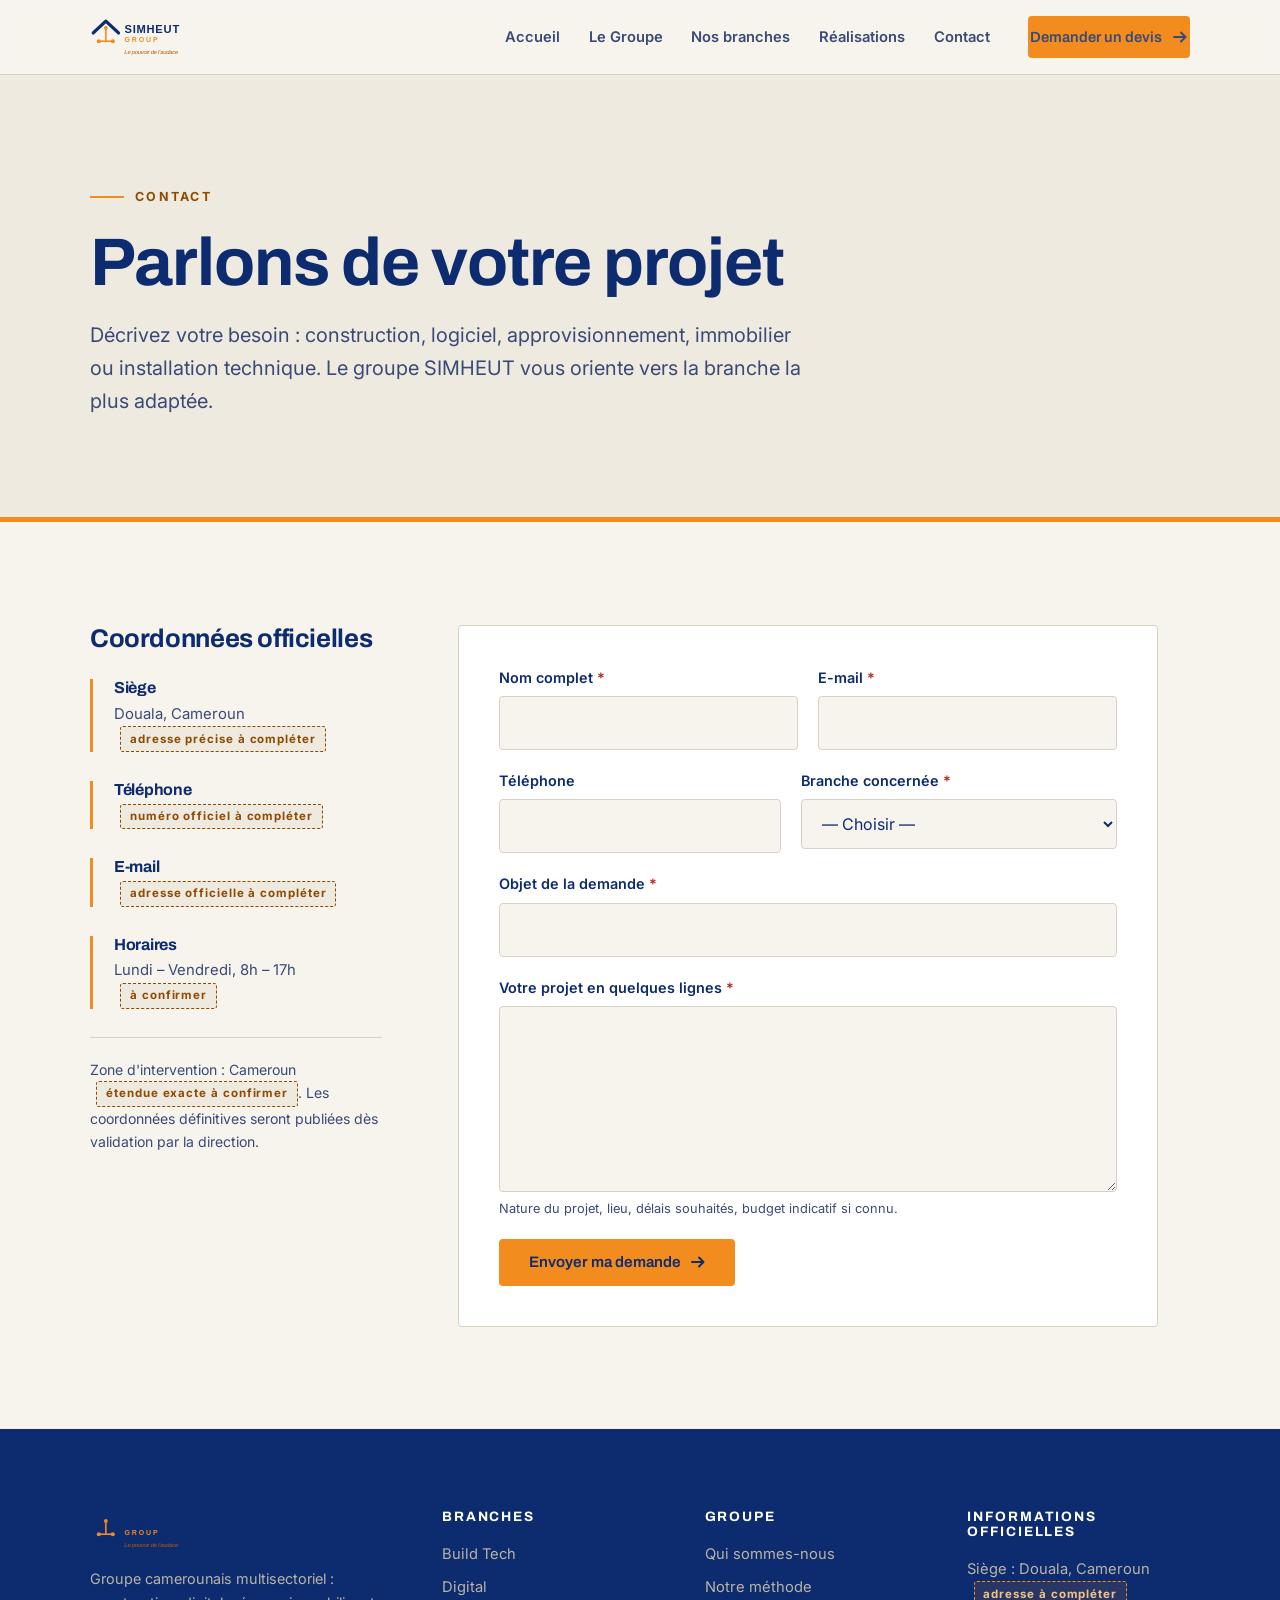
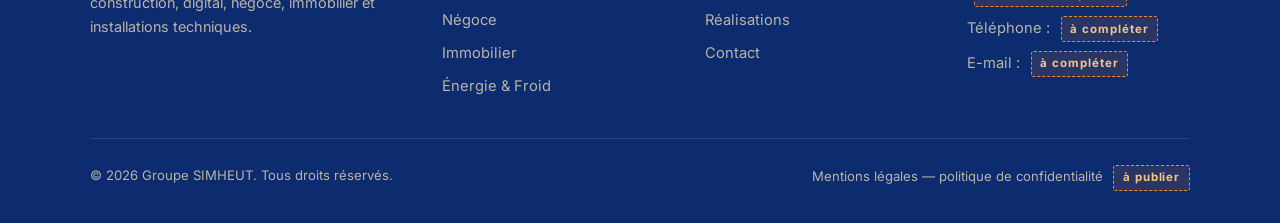
<file: contact.html>
<!DOCTYPE html>
<html lang="fr">
<head>
<meta charset="utf-8">
<meta name="viewport" content="width=device-width, initial-scale=1">
<title>Contact & devis — Groupe SIMHEUT</title>
<meta name="description" content="Contactez le groupe SIMHEUT : demande de devis construction, digital, négoce, immobilier ou énergie et froid au Cameroun.">
<link rel="canonical" href="https://www.groupe-simheut.cm/contact.html">
<meta property="og:type" content="website">
<meta property="og:locale" content="fr_CM">
<meta property="og:site_name" content="Groupe SIMHEUT">
<meta property="og:title" content="Contact & devis — Groupe SIMHEUT">
<meta property="og:description" content="Contactez le groupe SIMHEUT : demande de devis construction, digital, négoce, immobilier ou énergie et froid au Cameroun.">
<meta property="og:url" content="https://www.groupe-simheut.cm/contact.html">
<meta name="twitter:card" content="summary_large_image">
<link rel="preconnect" href="https://fonts.googleapis.com">
<link rel="preconnect" href="https://fonts.gstatic.com" crossorigin>
<link href="https://fonts.googleapis.com/css2?family=Archivo:wght@500;700;800&family=Inter:wght@400;600&display=swap" rel="stylesheet">
<link rel="stylesheet" href="css/style.css">
<link rel="icon" href="assets/favicon.svg" type="image/svg+xml">

</head>
<body>

<a class="skip-link" href="#main">Aller au contenu principal</a>
<header class="site-header">
  <div class="container header-inner">
    <a class="brand" href="index.html" aria-label="SIMHEUT Group — Accueil"><img src="assets/logo-simheut.svg" alt="SIMHEUT Group — Le pouvoir de l’audace" width="2000" height="740"></a>
    <button class="nav-toggle" aria-label="Ouvrir le menu" aria-expanded="false" aria-controls="navigation"><span></span></button>
    <nav class="main-nav" id="navigation" aria-label="Navigation principale">
      <ul><li><a href="index.html">Accueil</a></li><li><a href="index.html#groupe">Le Groupe</a></li><li class="has-drop"><a href="#" aria-haspopup="true">Nos branches</a><ul class="drop"><li><a href="branche-build.html"><span class="dot" style="background:#B4552D"></span>Build Tech</a></li><li><a href="branche-digital.html"><span class="dot" style="background:#2E6FF2"></span>Digital</a></li><li><a href="branche-negoces.html"><span class="dot" style="background:#D9822B"></span>Négoce</a></li><li><a href="branche-immo.html"><span class="dot" style="background:#3E7C59"></span>Immobilier</a></li><li><a href="branche-energie.html"><span class="dot" style="background:#1E8FA8"></span>Énergie & Froid</a></li></ul></li><li><a href="realisations.html">Réalisations</a></li><li><a href="contact.html">Contact</a></li><li class="nav-cta"><a class="btn btn--accent" href="contact.html">Demander un devis <svg class="arrow" width="16" height="16" viewBox="0 0 16 16" fill="none" aria-hidden="true"><path d="M2 8h11M9 3.5L13.5 8 9 12.5" stroke="currentColor" stroke-width="2" stroke-linecap="round" stroke-linejoin="round"/></svg></a></li></ul>
    </nav>
  </div>
</header>
<main id="main">

<section class="branch-hero" style="--bc:var(--accent)">
  <div class="container">
    <span class="kicker">Contact</span>
    <h1>Parlons de votre projet</h1>
    <p class="lead">Décrivez votre besoin : construction, logiciel, approvisionnement, immobilier ou installation technique. Le groupe SIMHEUT vous oriente vers la branche la plus adaptée.</p>
  </div>
  <div class="bh-accent" style="background:var(--accent)"></div>
</section>
<section class="section">
  <div class="container contact-grid">
    <div class="reveal">
      <h2 style="font-size:1.6rem;margin-bottom:1.6rem">Coordonnées officielles</h2>
      <div class="info-block"><h3>Siège</h3><p>Douala, Cameroun <span class="missing">adresse précise à compléter</span></p></div>
      <div class="info-block"><h3>Téléphone</h3><p><span class="missing">numéro officiel à compléter</span></p></div>
      <div class="info-block"><h3>E-mail</h3><p><span class="missing">adresse officielle à compléter</span></p></div>
      <div class="info-block"><h3>Horaires</h3><p>Lundi – Vendredi, 8h – 17h <span class="missing">à confirmer</span></p></div>
      <p style="font-size:.88rem;color:var(--ink-soft);margin-top:1.5rem;border-top:1px solid var(--line);padding-top:1.2rem">Zone d'intervention : Cameroun <span class="missing">étendue exacte à confirmer</span>. Les coordonnées définitives seront publiées dès validation par la direction.</p>
    </div>
    <form class="contact-form reveal" id="contact-form" novalidate>
      <div class="form-row">
        <div class="field">
          <label for="nom">Nom complet <span class="req" aria-hidden="true">*</span></label>
          <input id="nom" name="nom" type="text" autocomplete="name" required>
        </div>
        <div class="field">
          <label for="email">E-mail <span class="req" aria-hidden="true">*</span></label>
          <input id="email" name="email" type="email" autocomplete="email" required>
        </div>
      </div>
      <div class="form-row">
        <div class="field">
          <label for="tel">Téléphone</label>
          <input id="tel" name="tel" type="tel" autocomplete="tel" inputmode="tel">
        </div>
        <div class="field">
          <label for="branche">Branche concernée <span class="req" aria-hidden="true">*</span></label>
          <select id="branche" name="branche" required>
            <option value="">— Choisir —</option>
            <option>SIMHEUT Build Tech (construction)</option>
            <option>SIMHEUT Digital</option>
            <option>SIMHEUT Négoce</option>
            <option>SIMHEUT Immobilier</option>
            <option>SIMHEUT Énergie &amp; Froid</option>
            <option>Plusieurs branches / je ne sais pas</option>
          </select>
        </div>
      </div>
      <div class="field">
        <label for="sujet">Objet de la demande <span class="req" aria-hidden="true">*</span></label>
        <input id="sujet" name="sujet" type="text" required>
      </div>
      <div class="field">
        <label for="message">Votre projet en quelques lignes <span class="req" aria-hidden="true">*</span></label>
        <textarea id="message" name="message" rows="6" required aria-describedby="message-hint"></textarea>
        <span class="hint" id="message-hint">Nature du projet, lieu, délais souhaités, budget indicatif si connu.</span>
      </div>
      <button class="btn btn--accent" type="submit">Envoyer ma demande <svg class="arrow" width="16" height="16" viewBox="0 0 16 16" fill="none" aria-hidden="true"><path d="M2 8h11M9 3.5L13.5 8 9 12.5" stroke="currentColor" stroke-width="2" stroke-linecap="round" stroke-linejoin="round"/></svg></button>
      <p class="form-status" id="form-status" role="status" aria-live="polite"></p>
    </form>
  </div>
</section>

</main>

<footer class="site-footer">
  <div class="container">
    <div class="footer-grid">
      <div class="footer-brand">
        <a class="brand" href="index.html" aria-label="SIMHEUT Group — Accueil"><img src="assets/logo-simheut.svg" alt="SIMHEUT Group — Le pouvoir de l’audace" width="2000" height="740"></a>
        <p>Groupe camerounais multisectoriel : construction, digital, négoce, immobilier et installations techniques.</p>
      </div>
      <div><h4>Branches</h4><ul><li><a href="branche-build.html">Build Tech</a></li><li><a href="branche-digital.html">Digital</a></li><li><a href="branche-negoces.html">Négoce</a></li><li><a href="branche-immo.html">Immobilier</a></li><li><a href="branche-energie.html">Énergie & Froid</a></li></ul></div>
      <div><h4>Groupe</h4><ul>
        <li><a href="index.html#groupe">Qui sommes-nous</a></li>
        <li><a href="index.html#approche">Notre méthode</a></li>
        <li><a href="realisations.html">Réalisations</a></li>
        <li><a href="contact.html">Contact</a></li>
      </ul></div>
      <div><h4>Informations officielles</h4><ul>
        <li>Siège : Douala, Cameroun <span class="missing">adresse à compléter</span></li>
        <li>Téléphone : <span class="missing">à compléter</span></li>
        <li>E-mail : <span class="missing">à compléter</span></li>
      </ul></div>
    </div>
    <div class="footer-bottom">
      <span>© <span id="year"></span> Groupe SIMHEUT. Tous droits réservés.</span>
      <span>Mentions légales — politique de confidentialité <span class="missing">à publier</span></span>
    </div>
  </div>
</footer>
<script src="js/main.js" defer></script>
</body>
</html>
</file>
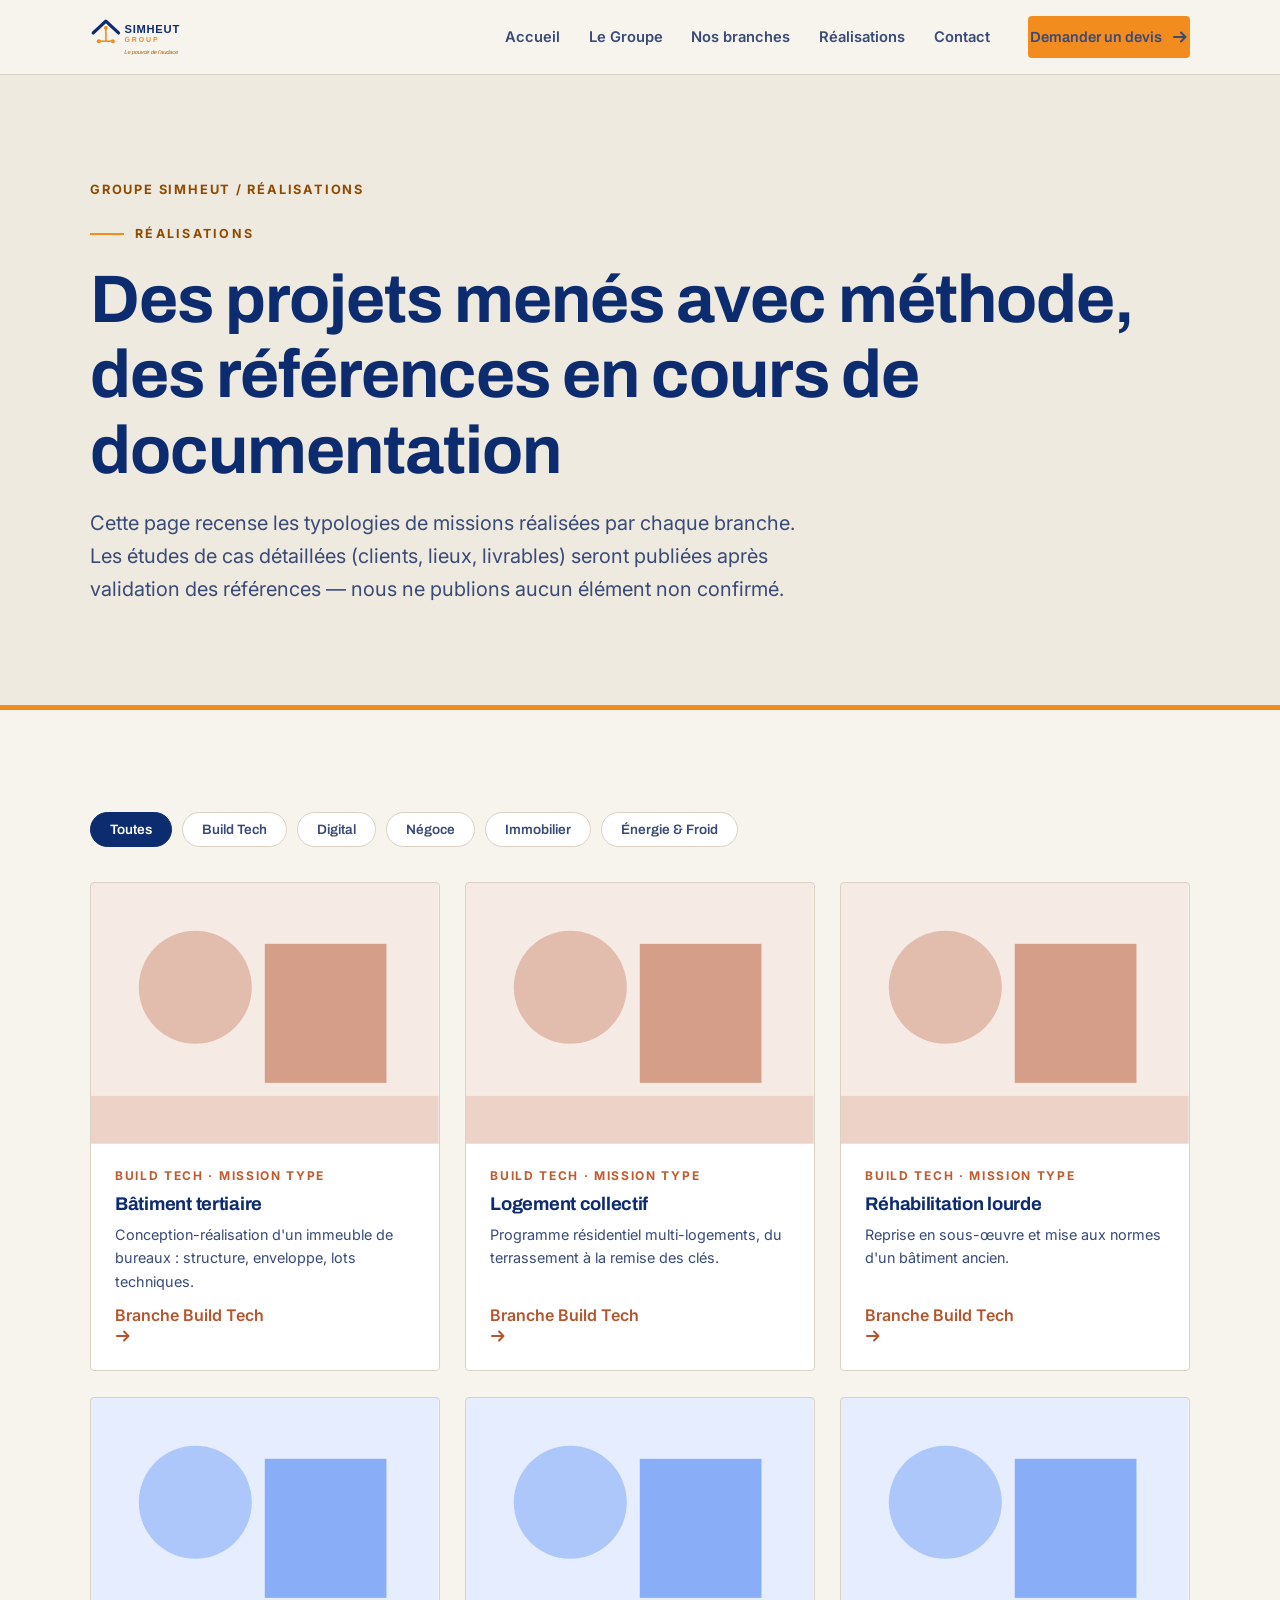
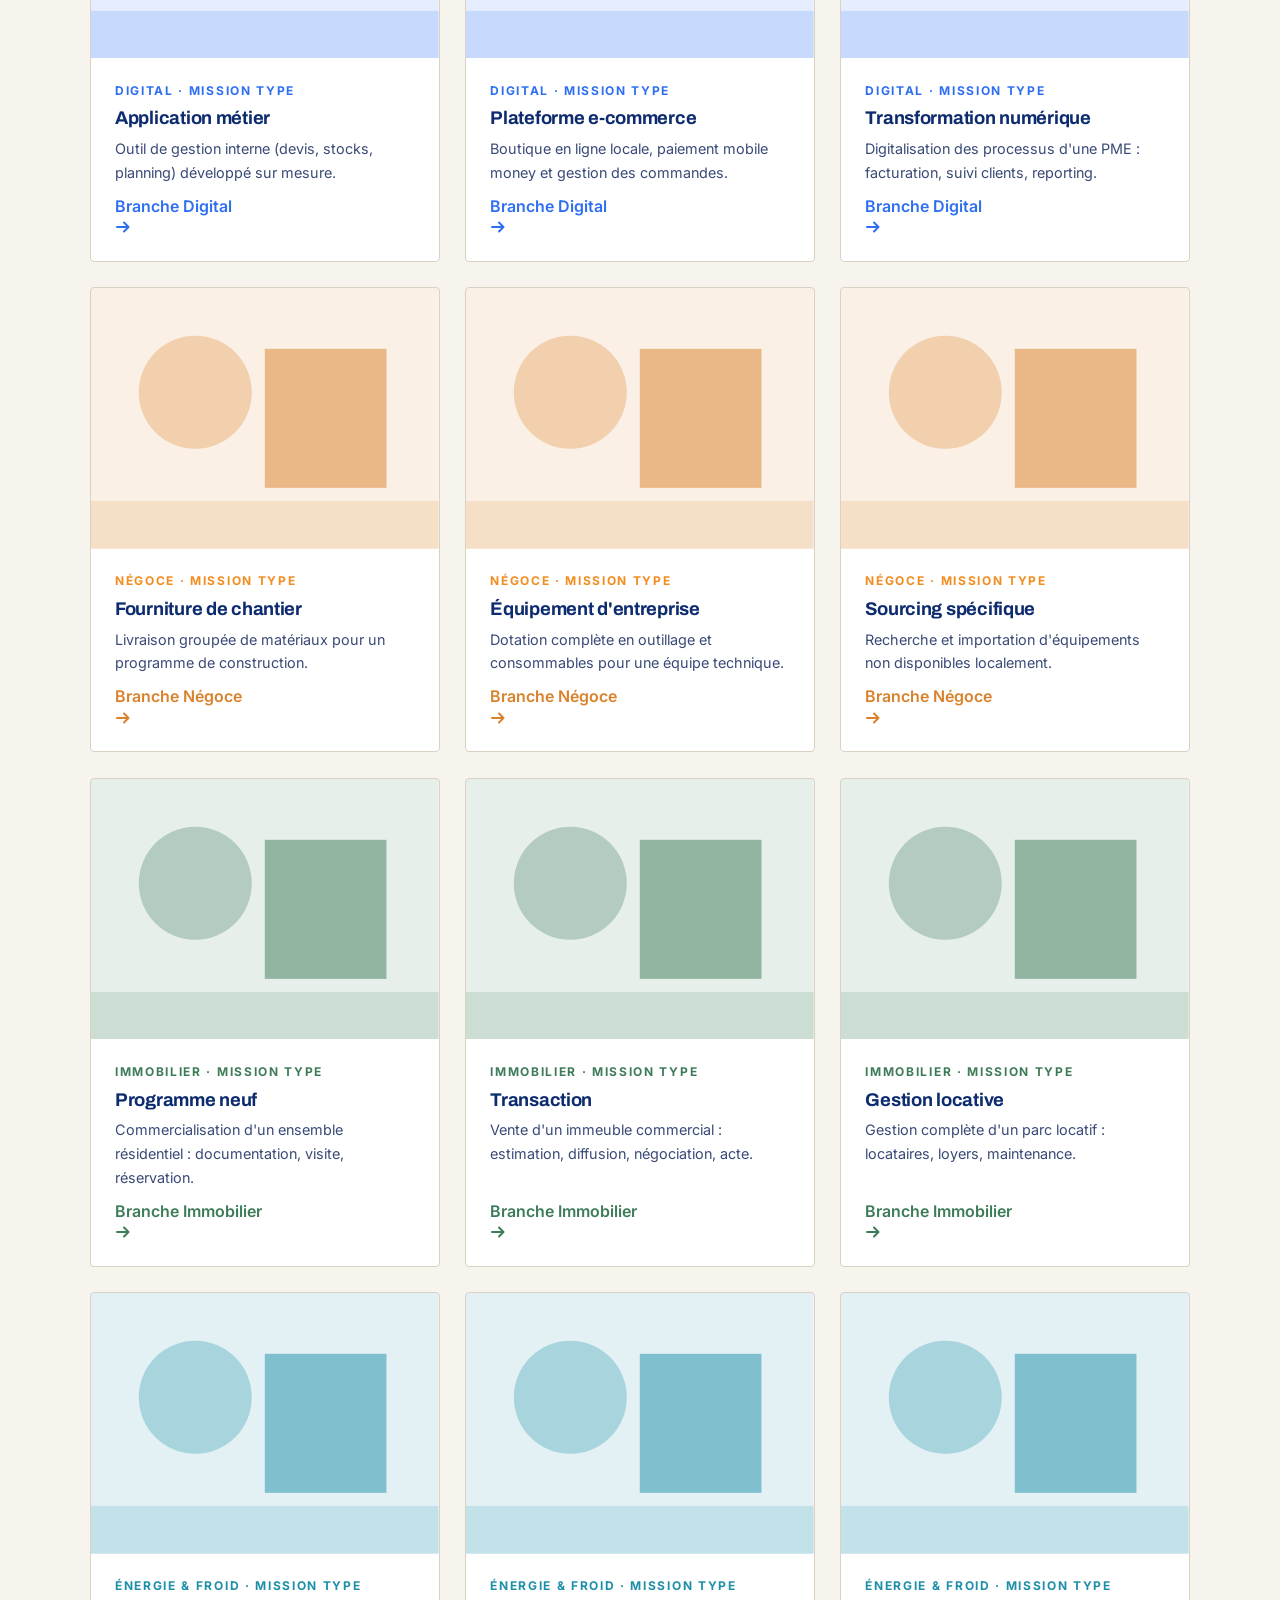
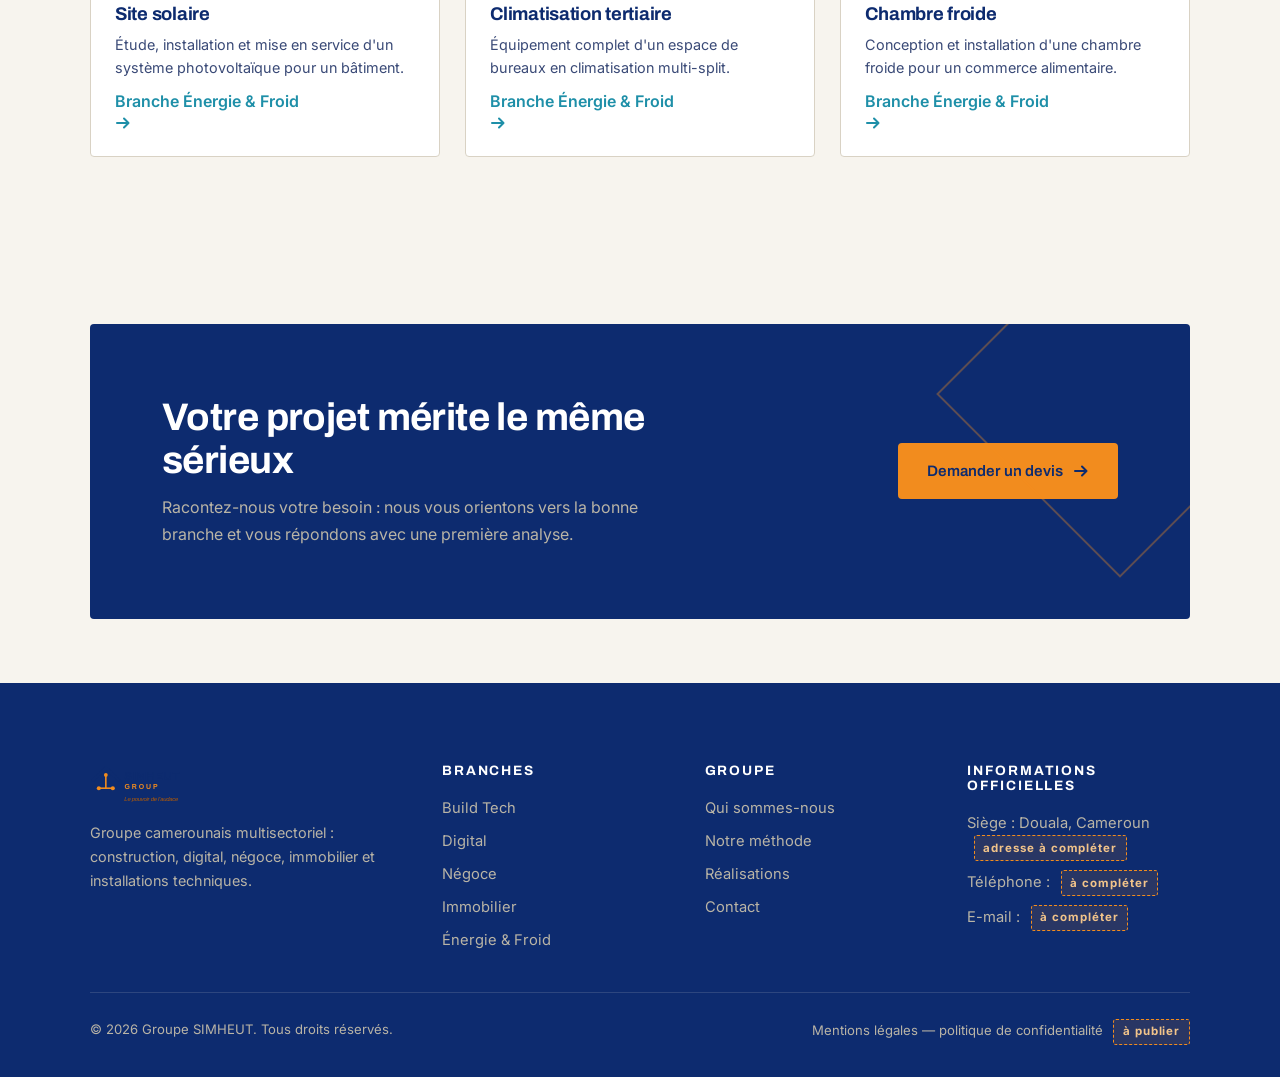
<file: realisations.html>
<!DOCTYPE html>
<html lang="fr">
<head>
<meta charset="utf-8">
<meta name="viewport" content="width=device-width, initial-scale=1">
<title>Réalisations & missions types — Groupe SIMHEUT</title>
<meta name="description" content="Typologies de missions réalisées par les branches du groupe SIMHEUT : construction, digital, négoce, immobilier, énergie et froid au Cameroun.">
<link rel="canonical" href="https://www.groupe-simheut.cm/realisations.html">
<meta property="og:type" content="website">
<meta property="og:locale" content="fr_CM">
<meta property="og:site_name" content="Groupe SIMHEUT">
<meta property="og:title" content="Réalisations & missions types — Groupe SIMHEUT">
<meta property="og:description" content="Typologies de missions réalisées par les branches du groupe SIMHEUT : construction, digital, négoce, immobilier, énergie et froid au Cameroun.">
<meta property="og:url" content="https://www.groupe-simheut.cm/realisations.html">
<meta name="twitter:card" content="summary_large_image">
<link rel="preconnect" href="https://fonts.googleapis.com">
<link rel="preconnect" href="https://fonts.gstatic.com" crossorigin>
<link href="https://fonts.googleapis.com/css2?family=Archivo:wght@500;700;800&family=Inter:wght@400;600&display=swap" rel="stylesheet">
<link rel="stylesheet" href="css/style.css">
<link rel="icon" href="assets/favicon.svg" type="image/svg+xml">

</head>
<body>

<a class="skip-link" href="#main">Aller au contenu principal</a>
<header class="site-header">
  <div class="container header-inner">
    <a class="brand" href="index.html" aria-label="SIMHEUT Group — Accueil"><img src="assets/logo-simheut.svg" alt="SIMHEUT Group — Le pouvoir de l’audace" width="2000" height="740"></a>
    <button class="nav-toggle" aria-label="Ouvrir le menu" aria-expanded="false" aria-controls="navigation"><span></span></button>
    <nav class="main-nav" id="navigation" aria-label="Navigation principale">
      <ul><li><a href="index.html">Accueil</a></li><li><a href="index.html#groupe">Le Groupe</a></li><li class="has-drop"><a href="#" aria-haspopup="true">Nos branches</a><ul class="drop"><li><a href="branche-build.html"><span class="dot" style="background:#B4552D"></span>Build Tech</a></li><li><a href="branche-digital.html"><span class="dot" style="background:#2E6FF2"></span>Digital</a></li><li><a href="branche-negoces.html"><span class="dot" style="background:#D9822B"></span>Négoce</a></li><li><a href="branche-immo.html"><span class="dot" style="background:#3E7C59"></span>Immobilier</a></li><li><a href="branche-energie.html"><span class="dot" style="background:#1E8FA8"></span>Énergie & Froid</a></li></ul></li><li><a href="realisations.html">Réalisations</a></li><li><a href="contact.html">Contact</a></li><li class="nav-cta"><a class="btn btn--accent" href="contact.html">Demander un devis <svg class="arrow" width="16" height="16" viewBox="0 0 16 16" fill="none" aria-hidden="true"><path d="M2 8h11M9 3.5L13.5 8 9 12.5" stroke="currentColor" stroke-width="2" stroke-linecap="round" stroke-linejoin="round"/></svg></a></li></ul>
    </nav>
  </div>
</header>
<main id="main">

<section class="branch-hero" style="--bc:var(--accent)">
  <div class="container">
    <a class="crumb" style="color:var(--accent-dark)" href="index.html">Groupe SIMHEUT / Réalisations</a>
    <span class="kicker">Réalisations</span>
    <h1>Des projets menés avec méthode, des références en cours de documentation</h1>
    <p class="lead">Cette page recense les typologies de missions réalisées par chaque branche. Les études de cas détaillées (clients, lieux, livrables) seront publiées après validation des références — nous ne publions aucun élément non confirmé.</p>
  </div>
  <div class="bh-accent" style="background:var(--accent)"></div>
</section>
<section class="section">
  <div class="container">
    <div class="filters" role="group" aria-label="Filtrer les réalisations par branche"><button class="filter-btn" data-filter="all" aria-pressed="true">Toutes</button><button class="filter-btn" data-filter="build" aria-pressed="false">Build Tech</button><button class="filter-btn" data-filter="digital" aria-pressed="false">Digital</button><button class="filter-btn" data-filter="negoces" aria-pressed="false">Négoce</button><button class="filter-btn" data-filter="immo" aria-pressed="false">Immobilier</button><button class="filter-btn" data-filter="energie" aria-pressed="false">Énergie & Froid</button></div>
    <div class="work-grid" id="work-grid">
  <article class="work-card reveal" data-branch="build" style="--bc:#C25A2E">
    <div class="work-visual" role="img" aria-label="Illustration abstraite — Mission type — Bâtiment tertiaire">
      <svg viewBox="0 0 400 300" preserveAspectRatio="xMidYMid slice" aria-hidden="true">
        <rect width="400" height="300" fill="#B4552D" opacity="0.12"/>
        <circle cx="120" cy="120" r="65" fill="#B4552D" opacity="0.30"/>
        <rect x="200" y="70" width="140" height="160" fill="#B4552D" opacity="0.50"/>
        <rect x="0" y="245" width="400" height="55" fill="#B4552D" opacity="0.16"/>
      </svg>
    </div>
    <div class="work-body">
      <span class="place" style="--bc:#C25A2E">Build Tech · Mission type</span>
      <h3>Bâtiment tertiaire</h3>
      <p>Conception-réalisation d'un immeuble de bureaux : structure, enveloppe, lots techniques.</p>
      <a href="branche-build.html" style="font-weight:600;color:#B4552D">Branche Build Tech <svg class="arrow" width="16" height="16" viewBox="0 0 16 16" fill="none" aria-hidden="true"><path d="M2 8h11M9 3.5L13.5 8 9 12.5" stroke="currentColor" stroke-width="2" stroke-linecap="round" stroke-linejoin="round"/></svg></a>
    </div>
  </article>
  <article class="work-card reveal" data-branch="build" style="--bc:#C25A2E">
    <div class="work-visual" role="img" aria-label="Illustration abstraite — Mission type — Logement collectif">
      <svg viewBox="0 0 400 300" preserveAspectRatio="xMidYMid slice" aria-hidden="true">
        <rect width="400" height="300" fill="#B4552D" opacity="0.12"/>
        <circle cx="120" cy="120" r="65" fill="#B4552D" opacity="0.30"/>
        <rect x="200" y="70" width="140" height="160" fill="#B4552D" opacity="0.50"/>
        <rect x="0" y="245" width="400" height="55" fill="#B4552D" opacity="0.16"/>
      </svg>
    </div>
    <div class="work-body">
      <span class="place" style="--bc:#C25A2E">Build Tech · Mission type</span>
      <h3>Logement collectif</h3>
      <p>Programme résidentiel multi-logements, du terrassement à la remise des clés.</p>
      <a href="branche-build.html" style="font-weight:600;color:#B4552D">Branche Build Tech <svg class="arrow" width="16" height="16" viewBox="0 0 16 16" fill="none" aria-hidden="true"><path d="M2 8h11M9 3.5L13.5 8 9 12.5" stroke="currentColor" stroke-width="2" stroke-linecap="round" stroke-linejoin="round"/></svg></a>
    </div>
  </article>
  <article class="work-card reveal" data-branch="build" style="--bc:#C25A2E">
    <div class="work-visual" role="img" aria-label="Illustration abstraite — Mission type — Réhabilitation lourde">
      <svg viewBox="0 0 400 300" preserveAspectRatio="xMidYMid slice" aria-hidden="true">
        <rect width="400" height="300" fill="#B4552D" opacity="0.12"/>
        <circle cx="120" cy="120" r="65" fill="#B4552D" opacity="0.30"/>
        <rect x="200" y="70" width="140" height="160" fill="#B4552D" opacity="0.50"/>
        <rect x="0" y="245" width="400" height="55" fill="#B4552D" opacity="0.16"/>
      </svg>
    </div>
    <div class="work-body">
      <span class="place" style="--bc:#C25A2E">Build Tech · Mission type</span>
      <h3>Réhabilitation lourde</h3>
      <p>Reprise en sous-œuvre et mise aux normes d'un bâtiment ancien.</p>
      <a href="branche-build.html" style="font-weight:600;color:#B4552D">Branche Build Tech <svg class="arrow" width="16" height="16" viewBox="0 0 16 16" fill="none" aria-hidden="true"><path d="M2 8h11M9 3.5L13.5 8 9 12.5" stroke="currentColor" stroke-width="2" stroke-linecap="round" stroke-linejoin="round"/></svg></a>
    </div>
  </article>
  <article class="work-card reveal" data-branch="digital" style="--bc:#2E6FF2">
    <div class="work-visual" role="img" aria-label="Illustration abstraite — Mission type — Application métier">
      <svg viewBox="0 0 400 300" preserveAspectRatio="xMidYMid slice" aria-hidden="true">
        <rect width="400" height="300" fill="#2E6FF2" opacity="0.12"/>
        <circle cx="120" cy="120" r="65" fill="#2E6FF2" opacity="0.30"/>
        <rect x="200" y="70" width="140" height="160" fill="#2E6FF2" opacity="0.50"/>
        <rect x="0" y="245" width="400" height="55" fill="#2E6FF2" opacity="0.16"/>
      </svg>
    </div>
    <div class="work-body">
      <span class="place" style="--bc:#2E6FF2">Digital · Mission type</span>
      <h3>Application métier</h3>
      <p>Outil de gestion interne (devis, stocks, planning) développé sur mesure.</p>
      <a href="branche-digital.html" style="font-weight:600;color:#2E6FF2">Branche Digital <svg class="arrow" width="16" height="16" viewBox="0 0 16 16" fill="none" aria-hidden="true"><path d="M2 8h11M9 3.5L13.5 8 9 12.5" stroke="currentColor" stroke-width="2" stroke-linecap="round" stroke-linejoin="round"/></svg></a>
    </div>
  </article>
  <article class="work-card reveal" data-branch="digital" style="--bc:#2E6FF2">
    <div class="work-visual" role="img" aria-label="Illustration abstraite — Mission type — Plateforme e-commerce">
      <svg viewBox="0 0 400 300" preserveAspectRatio="xMidYMid slice" aria-hidden="true">
        <rect width="400" height="300" fill="#2E6FF2" opacity="0.12"/>
        <circle cx="120" cy="120" r="65" fill="#2E6FF2" opacity="0.30"/>
        <rect x="200" y="70" width="140" height="160" fill="#2E6FF2" opacity="0.50"/>
        <rect x="0" y="245" width="400" height="55" fill="#2E6FF2" opacity="0.16"/>
      </svg>
    </div>
    <div class="work-body">
      <span class="place" style="--bc:#2E6FF2">Digital · Mission type</span>
      <h3>Plateforme e-commerce</h3>
      <p>Boutique en ligne locale, paiement mobile money et gestion des commandes.</p>
      <a href="branche-digital.html" style="font-weight:600;color:#2E6FF2">Branche Digital <svg class="arrow" width="16" height="16" viewBox="0 0 16 16" fill="none" aria-hidden="true"><path d="M2 8h11M9 3.5L13.5 8 9 12.5" stroke="currentColor" stroke-width="2" stroke-linecap="round" stroke-linejoin="round"/></svg></a>
    </div>
  </article>
  <article class="work-card reveal" data-branch="digital" style="--bc:#2E6FF2">
    <div class="work-visual" role="img" aria-label="Illustration abstraite — Mission type — Transformation numérique">
      <svg viewBox="0 0 400 300" preserveAspectRatio="xMidYMid slice" aria-hidden="true">
        <rect width="400" height="300" fill="#2E6FF2" opacity="0.12"/>
        <circle cx="120" cy="120" r="65" fill="#2E6FF2" opacity="0.30"/>
        <rect x="200" y="70" width="140" height="160" fill="#2E6FF2" opacity="0.50"/>
        <rect x="0" y="245" width="400" height="55" fill="#2E6FF2" opacity="0.16"/>
      </svg>
    </div>
    <div class="work-body">
      <span class="place" style="--bc:#2E6FF2">Digital · Mission type</span>
      <h3>Transformation numérique</h3>
      <p>Digitalisation des processus d'une PME : facturation, suivi clients, reporting.</p>
      <a href="branche-digital.html" style="font-weight:600;color:#2E6FF2">Branche Digital <svg class="arrow" width="16" height="16" viewBox="0 0 16 16" fill="none" aria-hidden="true"><path d="M2 8h11M9 3.5L13.5 8 9 12.5" stroke="currentColor" stroke-width="2" stroke-linecap="round" stroke-linejoin="round"/></svg></a>
    </div>
  </article>
  <article class="work-card reveal" data-branch="negoces" style="--bc:#F28C1E">
    <div class="work-visual" role="img" aria-label="Illustration abstraite — Mission type — Fourniture de chantier">
      <svg viewBox="0 0 400 300" preserveAspectRatio="xMidYMid slice" aria-hidden="true">
        <rect width="400" height="300" fill="#D9822B" opacity="0.12"/>
        <circle cx="120" cy="120" r="65" fill="#D9822B" opacity="0.30"/>
        <rect x="200" y="70" width="140" height="160" fill="#D9822B" opacity="0.50"/>
        <rect x="0" y="245" width="400" height="55" fill="#D9822B" opacity="0.16"/>
      </svg>
    </div>
    <div class="work-body">
      <span class="place" style="--bc:#F28C1E">Négoce · Mission type</span>
      <h3>Fourniture de chantier</h3>
      <p>Livraison groupée de matériaux pour un programme de construction.</p>
      <a href="branche-negoces.html" style="font-weight:600;color:#D9822B">Branche Négoce <svg class="arrow" width="16" height="16" viewBox="0 0 16 16" fill="none" aria-hidden="true"><path d="M2 8h11M9 3.5L13.5 8 9 12.5" stroke="currentColor" stroke-width="2" stroke-linecap="round" stroke-linejoin="round"/></svg></a>
    </div>
  </article>
  <article class="work-card reveal" data-branch="negoces" style="--bc:#F28C1E">
    <div class="work-visual" role="img" aria-label="Illustration abstraite — Mission type — Équipement d'entreprise">
      <svg viewBox="0 0 400 300" preserveAspectRatio="xMidYMid slice" aria-hidden="true">
        <rect width="400" height="300" fill="#D9822B" opacity="0.12"/>
        <circle cx="120" cy="120" r="65" fill="#D9822B" opacity="0.30"/>
        <rect x="200" y="70" width="140" height="160" fill="#D9822B" opacity="0.50"/>
        <rect x="0" y="245" width="400" height="55" fill="#D9822B" opacity="0.16"/>
      </svg>
    </div>
    <div class="work-body">
      <span class="place" style="--bc:#F28C1E">Négoce · Mission type</span>
      <h3>Équipement d'entreprise</h3>
      <p>Dotation complète en outillage et consommables pour une équipe technique.</p>
      <a href="branche-negoces.html" style="font-weight:600;color:#D9822B">Branche Négoce <svg class="arrow" width="16" height="16" viewBox="0 0 16 16" fill="none" aria-hidden="true"><path d="M2 8h11M9 3.5L13.5 8 9 12.5" stroke="currentColor" stroke-width="2" stroke-linecap="round" stroke-linejoin="round"/></svg></a>
    </div>
  </article>
  <article class="work-card reveal" data-branch="negoces" style="--bc:#F28C1E">
    <div class="work-visual" role="img" aria-label="Illustration abstraite — Mission type — Sourcing spécifique">
      <svg viewBox="0 0 400 300" preserveAspectRatio="xMidYMid slice" aria-hidden="true">
        <rect width="400" height="300" fill="#D9822B" opacity="0.12"/>
        <circle cx="120" cy="120" r="65" fill="#D9822B" opacity="0.30"/>
        <rect x="200" y="70" width="140" height="160" fill="#D9822B" opacity="0.50"/>
        <rect x="0" y="245" width="400" height="55" fill="#D9822B" opacity="0.16"/>
      </svg>
    </div>
    <div class="work-body">
      <span class="place" style="--bc:#F28C1E">Négoce · Mission type</span>
      <h3>Sourcing spécifique</h3>
      <p>Recherche et importation d'équipements non disponibles localement.</p>
      <a href="branche-negoces.html" style="font-weight:600;color:#D9822B">Branche Négoce <svg class="arrow" width="16" height="16" viewBox="0 0 16 16" fill="none" aria-hidden="true"><path d="M2 8h11M9 3.5L13.5 8 9 12.5" stroke="currentColor" stroke-width="2" stroke-linecap="round" stroke-linejoin="round"/></svg></a>
    </div>
  </article>
  <article class="work-card reveal" data-branch="immo" style="--bc:#3E7C59">
    <div class="work-visual" role="img" aria-label="Illustration abstraite — Mission type — Programme neuf">
      <svg viewBox="0 0 400 300" preserveAspectRatio="xMidYMid slice" aria-hidden="true">
        <rect width="400" height="300" fill="#3E7C59" opacity="0.12"/>
        <circle cx="120" cy="120" r="65" fill="#3E7C59" opacity="0.30"/>
        <rect x="200" y="70" width="140" height="160" fill="#3E7C59" opacity="0.50"/>
        <rect x="0" y="245" width="400" height="55" fill="#3E7C59" opacity="0.16"/>
      </svg>
    </div>
    <div class="work-body">
      <span class="place" style="--bc:#3E7C59">Immobilier · Mission type</span>
      <h3>Programme neuf</h3>
      <p>Commercialisation d'un ensemble résidentiel : documentation, visite, réservation.</p>
      <a href="branche-immo.html" style="font-weight:600;color:#3E7C59">Branche Immobilier <svg class="arrow" width="16" height="16" viewBox="0 0 16 16" fill="none" aria-hidden="true"><path d="M2 8h11M9 3.5L13.5 8 9 12.5" stroke="currentColor" stroke-width="2" stroke-linecap="round" stroke-linejoin="round"/></svg></a>
    </div>
  </article>
  <article class="work-card reveal" data-branch="immo" style="--bc:#3E7C59">
    <div class="work-visual" role="img" aria-label="Illustration abstraite — Mission type — Transaction">
      <svg viewBox="0 0 400 300" preserveAspectRatio="xMidYMid slice" aria-hidden="true">
        <rect width="400" height="300" fill="#3E7C59" opacity="0.12"/>
        <circle cx="120" cy="120" r="65" fill="#3E7C59" opacity="0.30"/>
        <rect x="200" y="70" width="140" height="160" fill="#3E7C59" opacity="0.50"/>
        <rect x="0" y="245" width="400" height="55" fill="#3E7C59" opacity="0.16"/>
      </svg>
    </div>
    <div class="work-body">
      <span class="place" style="--bc:#3E7C59">Immobilier · Mission type</span>
      <h3>Transaction</h3>
      <p>Vente d'un immeuble commercial : estimation, diffusion, négociation, acte.</p>
      <a href="branche-immo.html" style="font-weight:600;color:#3E7C59">Branche Immobilier <svg class="arrow" width="16" height="16" viewBox="0 0 16 16" fill="none" aria-hidden="true"><path d="M2 8h11M9 3.5L13.5 8 9 12.5" stroke="currentColor" stroke-width="2" stroke-linecap="round" stroke-linejoin="round"/></svg></a>
    </div>
  </article>
  <article class="work-card reveal" data-branch="immo" style="--bc:#3E7C59">
    <div class="work-visual" role="img" aria-label="Illustration abstraite — Mission type — Gestion locative">
      <svg viewBox="0 0 400 300" preserveAspectRatio="xMidYMid slice" aria-hidden="true">
        <rect width="400" height="300" fill="#3E7C59" opacity="0.12"/>
        <circle cx="120" cy="120" r="65" fill="#3E7C59" opacity="0.30"/>
        <rect x="200" y="70" width="140" height="160" fill="#3E7C59" opacity="0.50"/>
        <rect x="0" y="245" width="400" height="55" fill="#3E7C59" opacity="0.16"/>
      </svg>
    </div>
    <div class="work-body">
      <span class="place" style="--bc:#3E7C59">Immobilier · Mission type</span>
      <h3>Gestion locative</h3>
      <p>Gestion complète d'un parc locatif : locataires, loyers, maintenance.</p>
      <a href="branche-immo.html" style="font-weight:600;color:#3E7C59">Branche Immobilier <svg class="arrow" width="16" height="16" viewBox="0 0 16 16" fill="none" aria-hidden="true"><path d="M2 8h11M9 3.5L13.5 8 9 12.5" stroke="currentColor" stroke-width="2" stroke-linecap="round" stroke-linejoin="round"/></svg></a>
    </div>
  </article>
  <article class="work-card reveal" data-branch="energie" style="--bc:#1E8FA8">
    <div class="work-visual" role="img" aria-label="Illustration abstraite — Mission type — Site solaire">
      <svg viewBox="0 0 400 300" preserveAspectRatio="xMidYMid slice" aria-hidden="true">
        <rect width="400" height="300" fill="#1E8FA8" opacity="0.12"/>
        <circle cx="120" cy="120" r="65" fill="#1E8FA8" opacity="0.30"/>
        <rect x="200" y="70" width="140" height="160" fill="#1E8FA8" opacity="0.50"/>
        <rect x="0" y="245" width="400" height="55" fill="#1E8FA8" opacity="0.16"/>
      </svg>
    </div>
    <div class="work-body">
      <span class="place" style="--bc:#1E8FA8">Énergie & Froid · Mission type</span>
      <h3>Site solaire</h3>
      <p>Étude, installation et mise en service d'un système photovoltaïque pour un bâtiment.</p>
      <a href="branche-energie.html" style="font-weight:600;color:#1E8FA8">Branche Énergie & Froid <svg class="arrow" width="16" height="16" viewBox="0 0 16 16" fill="none" aria-hidden="true"><path d="M2 8h11M9 3.5L13.5 8 9 12.5" stroke="currentColor" stroke-width="2" stroke-linecap="round" stroke-linejoin="round"/></svg></a>
    </div>
  </article>
  <article class="work-card reveal" data-branch="energie" style="--bc:#1E8FA8">
    <div class="work-visual" role="img" aria-label="Illustration abstraite — Mission type — Climatisation tertiaire">
      <svg viewBox="0 0 400 300" preserveAspectRatio="xMidYMid slice" aria-hidden="true">
        <rect width="400" height="300" fill="#1E8FA8" opacity="0.12"/>
        <circle cx="120" cy="120" r="65" fill="#1E8FA8" opacity="0.30"/>
        <rect x="200" y="70" width="140" height="160" fill="#1E8FA8" opacity="0.50"/>
        <rect x="0" y="245" width="400" height="55" fill="#1E8FA8" opacity="0.16"/>
      </svg>
    </div>
    <div class="work-body">
      <span class="place" style="--bc:#1E8FA8">Énergie & Froid · Mission type</span>
      <h3>Climatisation tertiaire</h3>
      <p>Équipement complet d'un espace de bureaux en climatisation multi-split.</p>
      <a href="branche-energie.html" style="font-weight:600;color:#1E8FA8">Branche Énergie & Froid <svg class="arrow" width="16" height="16" viewBox="0 0 16 16" fill="none" aria-hidden="true"><path d="M2 8h11M9 3.5L13.5 8 9 12.5" stroke="currentColor" stroke-width="2" stroke-linecap="round" stroke-linejoin="round"/></svg></a>
    </div>
  </article>
  <article class="work-card reveal" data-branch="energie" style="--bc:#1E8FA8">
    <div class="work-visual" role="img" aria-label="Illustration abstraite — Mission type — Chambre froide">
      <svg viewBox="0 0 400 300" preserveAspectRatio="xMidYMid slice" aria-hidden="true">
        <rect width="400" height="300" fill="#1E8FA8" opacity="0.12"/>
        <circle cx="120" cy="120" r="65" fill="#1E8FA8" opacity="0.30"/>
        <rect x="200" y="70" width="140" height="160" fill="#1E8FA8" opacity="0.50"/>
        <rect x="0" y="245" width="400" height="55" fill="#1E8FA8" opacity="0.16"/>
      </svg>
    </div>
    <div class="work-body">
      <span class="place" style="--bc:#1E8FA8">Énergie & Froid · Mission type</span>
      <h3>Chambre froide</h3>
      <p>Conception et installation d'une chambre froide pour un commerce alimentaire.</p>
      <a href="branche-energie.html" style="font-weight:600;color:#1E8FA8">Branche Énergie & Froid <svg class="arrow" width="16" height="16" viewBox="0 0 16 16" fill="none" aria-hidden="true"><path d="M2 8h11M9 3.5L13.5 8 9 12.5" stroke="currentColor" stroke-width="2" stroke-linecap="round" stroke-linejoin="round"/></svg></a>
    </div>
  </article></div>
  </div>
</section>
<section class="section--tight">
  <div class="container">
    <div class="cta-band reveal">
      <div><h2>Votre projet mérite le même sérieux</h2><p>Racontez-nous votre besoin : nous vous orientons vers la bonne branche et vous répondons avec une première analyse.</p></div>
      <div class="actions"><a class="btn btn--accent" href="contact.html">Demander un devis <svg class="arrow" width="16" height="16" viewBox="0 0 16 16" fill="none" aria-hidden="true"><path d="M2 8h11M9 3.5L13.5 8 9 12.5" stroke="currentColor" stroke-width="2" stroke-linecap="round" stroke-linejoin="round"/></svg></a></div>
    </div>
  </div>
</section>

</main>

<footer class="site-footer">
  <div class="container">
    <div class="footer-grid">
      <div class="footer-brand">
        <a class="brand" href="index.html" aria-label="SIMHEUT Group — Accueil"><img src="assets/logo-simheut.svg" alt="SIMHEUT Group — Le pouvoir de l’audace" width="2000" height="740"></a>
        <p>Groupe camerounais multisectoriel : construction, digital, négoce, immobilier et installations techniques.</p>
      </div>
      <div><h4>Branches</h4><ul><li><a href="branche-build.html">Build Tech</a></li><li><a href="branche-digital.html">Digital</a></li><li><a href="branche-negoces.html">Négoce</a></li><li><a href="branche-immo.html">Immobilier</a></li><li><a href="branche-energie.html">Énergie & Froid</a></li></ul></div>
      <div><h4>Groupe</h4><ul>
        <li><a href="index.html#groupe">Qui sommes-nous</a></li>
        <li><a href="index.html#approche">Notre méthode</a></li>
        <li><a href="realisations.html">Réalisations</a></li>
        <li><a href="contact.html">Contact</a></li>
      </ul></div>
      <div><h4>Informations officielles</h4><ul>
        <li>Siège : Douala, Cameroun <span class="missing">adresse à compléter</span></li>
        <li>Téléphone : <span class="missing">à compléter</span></li>
        <li>E-mail : <span class="missing">à compléter</span></li>
      </ul></div>
    </div>
    <div class="footer-bottom">
      <span>© <span id="year"></span> Groupe SIMHEUT. Tous droits réservés.</span>
      <span>Mentions légales — politique de confidentialité <span class="missing">à publier</span></span>
    </div>
  </div>
</footer>
<script src="js/main.js" defer></script>
</body>
</html>
</file>
<file: css/style.css>
/* =========================================================
   GROUPE SIMHEUT — Design System v1.0
   Direction artistique : institutionnel premium, éditorial
   ========================================================= */
:root{
  --ink:#0D2B6F;             /* bleu marine du logo */
  --ink-soft:#3A4A77;
  --paper:#F7F4EE;          /* ivoire */
  --paper-2:#EFEAE0;
  --line:#D9D2C4;
  --accent:#F28C1E;         /* orange du logo */
  --accent-dark:#8F4A00;     /* orange foncé assombri (WCAG AA) */
  --white:#FFFFFF;

  /* Accents par branche */
  --c-build:#C25A2E;        /* brique — construction */
  --c-digital:#2E6FF2;      /* bleu électrique — digital */
  --c-negoces:#F28C1E;      /* orange du logo — négoce */
  --c-immo:#3E7C59;         /* vert sauge — immobilier */
  --c-energie:#1E8FA8;      /* cyan technique — énergie & froid */

  --font-head:"Archivo","Segoe UI",system-ui,-apple-system,sans-serif;
  --font-body:"Inter","Segoe UI",system-ui,-apple-system,sans-serif;
  --radius:4px;
  --container:1180px;
  --shadow:0 1px 2px rgba(16,27,44,.06),0 8px 24px rgba(16,27,44,.08);
  --transition:cubic-bezier(.22,.8,.28,1);
}

*,*::before,*::after{box-sizing:border-box;margin:0;padding:0}
html{scroll-behavior:smooth}
body{
  font-family:var(--font-body);
  background:var(--paper);
  color:var(--ink);
  line-height:1.65;
  font-size:16px;
  -webkit-font-smoothing:antialiased;
}
img,svg{display:block;max-width:100%}
a{color:inherit;text-decoration:none}
ul{list-style:none}
h1,h2,h3,h4{font-family:var(--font-head);line-height:1.12;font-weight:700;letter-spacing:-.015em}
h1{font-size:clamp(2.4rem,6vw,4.2rem)}
h2{font-size:clamp(1.9rem,4.5vw,3rem)}
h3{font-size:clamp(1.25rem,2.5vw,1.6rem)}
h4{font-size:1.05rem;letter-spacing:.02em}
p{max-width:68ch}

/* Accessibilité */
.skip-link{
  position:absolute;left:-9999px;top:0;background:var(--ink);color:#fff;
  padding:.75rem 1.25rem;z-index:200;font-weight:600;
}
.skip-link:focus{left:0}
:focus-visible{outline:3px solid var(--accent);outline-offset:3px;border-radius:2px}
.visually-hidden{
  position:absolute!important;width:1px;height:1px;overflow:hidden;
  clip:rect(0 0 0 0);white-space:nowrap;
}

/* Structure */
.container{max-width:var(--container);margin:0 auto;padding:0 clamp(1rem,4vw,2.5rem)}
.section{padding:clamp(3.5rem,8vw,6.5rem) 0}
.section--tight{padding:clamp(2.5rem,6vw,4rem) 0}
.section--ink{background:var(--ink);color:#EDEAE2}
.section--paper2{background:var(--paper-2)}

/* Sur-titre éditorial */
.kicker{
  display:inline-flex;align-items:center;gap:.7rem;
  font-size:.78rem;font-weight:700;letter-spacing:.18em;text-transform:uppercase;
  color:var(--accent-dark);margin-bottom:1.1rem;
}
.kicker::before{content:"";width:34px;height:2px;background:var(--accent)}
.section--ink .kicker{color:var(--accent)}
.lead{font-size:clamp(1.05rem,2vw,1.25rem);color:var(--ink-soft);max-width:56ch}

/* Boutons */
.btn{
  display:inline-flex;align-items:center;gap:.6rem;
  font-family:var(--font-head);font-weight:600;font-size:.95rem;
  padding:.85rem 1.7rem;border:2px solid var(--ink);border-radius:var(--radius);
  cursor:pointer;background:var(--ink);color:#fff;
  transition:transform .25s var(--transition),background .25s,color .25s,border-color .25s;
}
.btn:hover{background:transparent;color:var(--ink);transform:translateY(-2px)}
.btn--ghost{background:transparent;color:var(--ink)}
.btn--ghost:hover{background:var(--ink);color:#fff}
.btn--accent{background:var(--accent);border-color:var(--accent);color:var(--ink)}
.btn--accent:hover{background:transparent;color:var(--accent-dark);border-color:var(--accent)}
.btn--light{background:#fff;border-color:#fff;color:var(--ink)}
.btn--light:hover{background:transparent;color:#fff}
.btn .arrow{transition:transform .25s var(--transition)}
.btn:hover .arrow{transform:translateX(4px)}

/* En-tête */
.site-header{
  position:sticky;top:0;z-index:100;
  background:rgba(247,244,238,.92);backdrop-filter:blur(10px);
  border-bottom:1px solid var(--line);
}
.header-inner{display:flex;align-items:center;justify-content:space-between;gap:1.5rem;height:74px}
.brand{display:flex;align-items:center;flex:none}
.brand img{height:42px;width:auto;display:block}
.brand-mark{width:36px;height:36px;flex:none}
.brand small{display:block;font-size:.62rem;font-weight:600;letter-spacing:.32em;color:var(--accent-dark);text-transform:uppercase}
.main-nav ul{display:flex;align-items:center;gap:1.8rem}
.main-nav a{font-size:.92rem;font-weight:600;color:var(--ink-soft);padding:.4rem 0;border-bottom:2px solid transparent;transition:color .2s,border-color .2s}
.main-nav a:hover{color:var(--ink);border-color:var(--accent)}
.main-nav li.has-drop{position:relative}
.drop{
  position:absolute;top:100%;left:50%;transform:translate(-50%,8px);
  background:#fff;border:1px solid var(--line);border-radius:var(--radius);
  box-shadow:var(--shadow);padding:.6rem;min-width:230px;opacity:0;visibility:hidden;
  transition:opacity .2s var(--transition),transform .2s var(--transition),visibility .2s;
}
li.has-drop:hover .drop,li.has-drop:focus-within .drop{opacity:1;visibility:visible;transform:translate(-50%,4px)}
.drop a{display:flex;align-items:center;gap:.6rem;padding:.6rem .7rem;border-radius:var(--radius);border-bottom:none;font-size:.9rem}
.drop a:hover{background:var(--paper-2);color:var(--ink)}
.dot{width:9px;height:9px;border-radius:2px;flex:none}
.nav-cta{margin-left:.6rem}
.nav-toggle{
  display:none;background:none;border:2px solid var(--ink);border-radius:var(--radius);
  width:46px;height:42px;cursor:pointer;align-items:center;justify-content:center;
}
.nav-toggle span,.nav-toggle span::before,.nav-toggle span::after{
  display:block;width:20px;height:2px;background:var(--ink);position:relative;transition:.25s var(--transition);
}
.nav-toggle span::before,.nav-toggle span::after{content:"";position:absolute;left:0}
.nav-toggle span::before{top:-6px}.nav-toggle span::after{top:6px}
.nav-toggle[aria-expanded="true"] span{background:transparent}
.nav-toggle[aria-expanded="true"] span::before{top:0;transform:rotate(45deg)}
.nav-toggle[aria-expanded="true"] span::after{top:0;transform:rotate(-45deg)}

/* Héros institutionnel */
.hero{
  position:relative;overflow:hidden;
  background:var(--ink);color:#EDEAE2;
  padding:clamp(4rem,10vw,8rem) 0 clamp(3.5rem,8vw,6rem);
}
.hero::after{
  content:"";position:absolute;inset:0;pointer-events:none;
  background:
    linear-gradient(rgba(237,234,226,.045) 1px,transparent 1px),
    linear-gradient(90deg,rgba(237,234,226,.045) 1px,transparent 1px);
  background-size:64px 64px;
  mask-image:radial-gradient(ellipse at 30% 20%,black 20%,transparent 75%);
}
.hero-grid{position:relative;display:grid;grid-template-columns:1.15fr .85fr;gap:3rem;align-items:end}
.hero h1{color:#fff}
.hero h1 em{font-style:normal;color:var(--accent)}
.hero-meta{display:flex;gap:2.5rem;margin-top:2.2rem;flex-wrap:wrap}
.hero-meta div{border-left:2px solid rgba(237,234,226,.25);padding-left:1rem}
.hero-meta strong{display:block;font-family:var(--font-head);font-size:1.6rem;color:#fff}
.hero-meta span{font-size:.82rem;color:#B9B4A6;text-transform:uppercase;letter-spacing:.12em}
.hero-card{
  background:rgba(255,255,255,.04);border:1px solid rgba(237,234,226,.16);
  border-radius:var(--radius);padding:1.8rem;
}
.hero-card h2{color:#fff;font-size:1.2rem;margin-bottom:.8rem}
.hero-card p{color:#B9B4A6;font-size:.95rem;margin-bottom:1.2rem}

/* Ruban branches */
.branches-strip{
  display:grid;grid-template-columns:repeat(5,1fr);
  border-top:1px solid var(--line);background:#fff;
}
.branches-strip a{
  display:flex;flex-direction:column;gap:.9rem;padding:1.6rem 1.4rem;
  border-right:1px solid var(--line);position:relative;overflow:hidden;
  transition:background .25s;
}
.branches-strip a:last-child{border-right:none}
.branches-strip a::before{
  content:"";position:absolute;top:0;left:0;right:0;height:4px;background:var(--bc);
  transform:scaleX(0);transform-origin:left;transition:transform .35s var(--transition);
}
.branches-strip a:hover{background:var(--paper)}
.branches-strip a:hover::before{transform:scaleX(1)}
.branches-strip .num{font-family:var(--font-head);font-size:.78rem;font-weight:700;color:var(--ink-soft);letter-spacing:.1em}
.branches-strip strong{font-family:var(--font-head);font-size:1.02rem}
.branches-strip span{font-size:.85rem;color:var(--ink-soft)}

/* Grilles éditoriales */
.grid-2{display:grid;grid-template-columns:1fr 1fr;gap:clamp(2rem,5vw,4.5rem);align-items:start}
.grid-3{display:grid;grid-template-columns:repeat(3,1fr);gap:1.6rem}
.split-title{display:grid;grid-template-columns:.9fr 1.1fr;gap:2.5rem;align-items:end;margin-bottom:clamp(2rem,5vw,3.5rem)}
.split-title p{color:var(--ink-soft);max-width:52ch}

/* Cartes branches (accueil) : 5 personnalités distinctes */
.branch-card{
  position:relative;border-radius:var(--radius);padding:2rem 1.8rem 1.8rem;
  background:#fff;border:1px solid var(--line);overflow:hidden;
  transition:transform .3s var(--transition),box-shadow .3s var(--transition);
  display:flex;flex-direction:column;gap:.8rem;min-height:280px;
}
.branch-card:hover{transform:translateY(-6px);box-shadow:var(--shadow)}
.branch-card::after{
  content:"";position:absolute;right:-38px;bottom:-38px;width:120px;height:120px;
  background:var(--bc);opacity:.09;transform:rotate(45deg);transition:opacity .3s;
}
.branch-card:hover::after{opacity:.2}
.branch-card .glyph{width:46px;height:46px;color:var(--bc)}
.branch-card h3 a::after{content:"";position:absolute;inset:0}
.branch-card p{font-size:.93rem;color:var(--ink-soft);flex:1}
.branch-card .tag{
  align-self:flex-start;font-size:.72rem;font-weight:700;letter-spacing:.14em;
  text-transform:uppercase;color:var(--bc);
  border:1px solid currentColor;border-radius:99px;padding:.28rem .8rem;
}
.branches-grid{display:grid;grid-template-columns:repeat(6,1fr);gap:1.4rem}
.branches-grid .branch-card:nth-child(1){grid-column:span 3}
.branches-grid .branch-card:nth-child(2){grid-column:span 3}
.branches-grid .branch-card:nth-child(3){grid-column:span 2}
.branches-grid .branch-card:nth-child(4){grid-column:span 2}
.branches-grid .branch-card:nth-child(5){grid-column:span 2}

/* Chiffres clés */
.stats{display:grid;grid-template-columns:repeat(4,1fr);gap:1px;background:rgba(237,234,226,.15)}
.stat{background:var(--ink);padding:2rem 1.6rem}
.stat strong{display:block;font-family:var(--font-head);font-size:clamp(2rem,4vw,2.9rem);color:var(--accent)}
.stat span{font-size:.85rem;color:#B9B4A6;text-transform:uppercase;letter-spacing:.1em}

/* Réalisations */
.work-grid{display:grid;grid-template-columns:repeat(3,1fr);gap:1.6rem}
.work-card{
  position:relative;background:#fff;border:1px solid var(--line);border-radius:var(--radius);
  overflow:hidden;display:flex;flex-direction:column;transition:transform .3s var(--transition),box-shadow .3s;
}
.work-card:hover{transform:translateY(-5px);box-shadow:var(--shadow)}
.work-visual{aspect-ratio:4/3;position:relative;display:flex;align-items:center;justify-content:center;overflow:hidden}
.work-visual svg{width:100%;height:100%}
.work-body{padding:1.4rem 1.5rem 1.6rem;display:flex;flex-direction:column;gap:.5rem;flex:1}
.work-body .place{font-size:.75rem;font-weight:700;letter-spacing:.14em;text-transform:uppercase;color:var(--bc,var(--accent-dark))}
.work-body h3{font-size:1.15rem}
.work-body p{font-size:.9rem;color:var(--ink-soft);flex:1}
.filters{display:flex;gap:.6rem;flex-wrap:wrap;margin-bottom:2.2rem}
.filter-btn{
  font-family:var(--font-head);font-size:.85rem;font-weight:600;cursor:pointer;
  padding:.55rem 1.2rem;border-radius:99px;border:1.5px solid var(--line);background:#fff;color:var(--ink-soft);
  transition:.25s;
}
.filter-btn:hover{border-color:var(--ink);color:var(--ink)}
.filter-btn[aria-pressed="true"]{background:var(--ink);border-color:var(--ink);color:#fff}
.work-card[hidden]{display:none}

/* Méthode / processus */
.process{display:grid;grid-template-columns:repeat(4,1fr);gap:1.4rem;counter-reset:step}
.process li{
  counter-increment:step;background:#fff;border:1px solid var(--line);
  border-radius:var(--radius);padding:1.8rem 1.5rem;position:relative;
}
.process li::before{
  content:"0" counter(step);font-family:var(--font-head);font-weight:800;
  font-size:.85rem;color:var(--accent-dark);letter-spacing:.15em;display:block;margin-bottom:1rem;
}
.process h3{font-size:1.1rem;margin-bottom:.5rem}
.process p{font-size:.9rem;color:var(--ink-soft)}

/* Héros de branche */
.branch-hero{padding:clamp(3.5rem,9vw,6.5rem) 0;background:var(--paper-2);position:relative;overflow:hidden}
.branch-hero .bh-accent{position:absolute;inset:auto 0 0 0;height:5px;background:var(--bc)}
.branch-hero .crumb{font-size:.8rem;letter-spacing:.14em;text-transform:uppercase;font-weight:700;color:var(--bc);margin-bottom:1rem;display:block}
.branch-hero .lead{margin-top:1.2rem}
.badge-branch{
  display:inline-flex;align-items:center;gap:.55rem;margin-top:1.6rem;
  font-size:.78rem;font-weight:700;letter-spacing:.16em;text-transform:uppercase;
  border:1.5px solid var(--bc);color:var(--bc);border-radius:99px;padding:.45rem 1.1rem;
}

/* Listes de services */
.services{display:grid;grid-template-columns:repeat(2,1fr);gap:0;border-top:1px solid var(--line)}
.service{
  display:grid;grid-template-columns:56px 1fr;gap:1.2rem;padding:1.8rem 1.6rem;
  border-bottom:1px solid var(--line);background:#fff;
}
.service:nth-child(odd){border-right:1px solid var(--line)}
.service .s-num{
  width:44px;height:44px;border:1.5px solid var(--bc);color:var(--bc);
  border-radius:var(--radius);display:flex;align-items:center;justify-content:center;
  font-family:var(--font-head);font-weight:700;font-size:.9rem;
}
.service h3{font-size:1.12rem;margin-bottom:.4rem}
.service p{font-size:.92rem;color:var(--ink-soft)}

/* Liste points forts */
.checks{display:grid;gap:.9rem}
.checks li{display:flex;gap:.8rem;align-items:flex-start;font-size:.97rem;color:var(--ink-soft)}
.checks svg{flex:none;margin-top:.2rem;color:var(--bc,var(--accent-dark))}

/* CTA band */
.cta-band{
  background:var(--ink);color:#EDEAE2;border-radius:var(--radius);
  padding:clamp(2.5rem,6vw,4.5rem);display:grid;grid-template-columns:1.3fr .7fr;
  gap:2.5rem;align-items:center;position:relative;overflow:hidden;
}
.cta-band::before{
  content:"";position:absolute;right:-60px;top:-60px;width:260px;height:260px;
  border:2px solid rgba(242,140,30,.35);transform:rotate(45deg);
}
.cta-band h2{color:#fff;font-size:clamp(1.7rem,3.5vw,2.4rem)}
.cta-band p{color:#B9B4A6;margin-top:.8rem;max-width:52ch}
.cta-band .actions{display:flex;gap:1rem;flex-wrap:wrap;justify-content:flex-end}

/* Contact */
.contact-grid{display:grid;grid-template-columns:.9fr 1.1fr;gap:clamp(2.5rem,6vw,5rem);align-items:start}
.info-block{border-left:3px solid var(--accent);padding-left:1.3rem;margin-bottom:1.8rem}
.info-block h3{font-size:1rem;margin-bottom:.3rem}
.info-block p{font-size:.93rem;color:var(--ink-soft)}
.missing{
  display:inline-block;font-size:.72rem;font-weight:700;letter-spacing:.08em;
  background:var(--paper-2);border:1px dashed var(--accent-dark);color:var(--accent-dark);
  border-radius:3px;padding:.15rem .55rem;margin-left:.4rem;vertical-align:middle;
}
form.contact-form{background:#fff;border:1px solid var(--line);border-radius:var(--radius);padding:clamp(1.6rem,4vw,2.5rem)}
.form-row{display:grid;grid-template-columns:1fr 1fr;gap:1.2rem}
.field{margin-bottom:1.2rem;display:flex;flex-direction:column;gap:.4rem}
.field label{font-weight:600;font-size:.9rem}
.field label .req{color:#B3261E}
.field input,.field select,.field textarea{
  font:inherit;padding:.8rem 1rem;border:1.5px solid var(--line);border-radius:var(--radius);
  background:var(--paper);color:var(--ink);transition:border-color .2s;
}
.field input:focus,.field select:focus,.field textarea:focus{outline:none;border-color:var(--ink)}
.field .hint{font-size:.8rem;color:var(--ink-soft)}
.form-status{font-weight:600;margin-top:1rem;padding:.9rem 1.1rem;border-radius:var(--radius);display:none}
.form-status.ok{display:block;background:#E4F0E8;color:#1E5B34;border:1px solid #BFDCC7}
.form-status.err{display:block;background:#F9E7E5;color:#8C2318;border:1px solid #EFC5C0}

/* Pied de page */
.site-footer{background:var(--ink);color:#B9B4A6;padding:clamp(3rem,7vw,5rem) 0 2rem}
.footer-grid{display:grid;grid-template-columns:1.4fr 1fr 1fr 1fr;gap:2.5rem;padding-bottom:2.5rem;border-bottom:1px solid rgba(237,234,226,.14)}
.site-footer h4{color:#fff;font-size:.85rem;letter-spacing:.14em;text-transform:uppercase;margin-bottom:1.1rem}
.site-footer ul{display:grid;gap:.55rem;font-size:.92rem}
.site-footer a:hover{color:var(--accent)}
.footer-brand p{font-size:.9rem;max-width:34ch;margin-top:1rem}
.footer-bottom{display:flex;justify-content:space-between;gap:1rem;flex-wrap:wrap;padding-top:1.6rem;font-size:.82rem}

/* Révélation au scroll */
.reveal{opacity:0;transform:translateY(26px);transition:opacity .7s var(--transition),transform .7s var(--transition)}
.reveal.in{opacity:1;transform:none}
@media (prefers-reduced-motion:reduce){
  .reveal{opacity:1;transform:none;transition:none}
  html{scroll-behavior:auto}
  *{animation-duration:.01ms!important;transition-duration:.01ms!important}
}

/* 404 */
.notfound{min-height:70vh;display:flex;align-items:center}
.notfound .code{font-family:var(--font-head);font-size:clamp(5rem,16vw,9rem);font-weight:800;color:var(--accent);line-height:1}

/* Responsive */
@media (max-width:1020px){
  .hero-grid,.grid-2,.split-title,.contact-grid,.cta-band{grid-template-columns:1fr}
  .cta-band .actions{justify-content:flex-start}
  .stats{grid-template-columns:repeat(2,1fr)}
  .process{grid-template-columns:repeat(2,1fr)}
  .work-grid{grid-template-columns:repeat(2,1fr)}
  .branches-grid .branch-card{grid-column:span 3!important}
  .footer-grid{grid-template-columns:1fr 1fr}
}
@media (max-width:760px){
  .nav-toggle{display:flex}
  .main-nav{
    position:absolute;top:74px;left:0;right:0;background:#fff;border-bottom:1px solid var(--line);
    padding:1rem clamp(1rem,4vw,2rem) 1.5rem;display:none;box-shadow:var(--shadow);
  }
  .main-nav.open{display:block}
  .main-nav ul{flex-direction:column;align-items:stretch;gap:.2rem}
  .main-nav a{display:block;padding:.8rem .4rem;border-bottom:1px solid var(--paper-2)}
  .drop{position:static;transform:none;opacity:1;visibility:visible;box-shadow:none;border:none;padding:0 0 0 1rem;display:none}
  li.has-drop.open .drop{display:block}
  .branches-strip{grid-template-columns:1fr}
  .branches-strip a{border-right:none;border-bottom:1px solid var(--line)}
  .grid-3,.work-grid,.services,.process,.form-row{grid-template-columns:1fr}
  .service:nth-child(odd){border-right:none}
  .stats{grid-template-columns:1fr 1fr}
  .branches-grid .branch-card{grid-column:span 6!important}
  .footer-grid{grid-template-columns:1fr}
}
/* Logo SIMHEUT : badge d'info lisible sur fond marine */
.site-footer .missing{background:rgba(242,140,30,.12);border-color:#F28C1E;color:#F2C48A}
</file>
